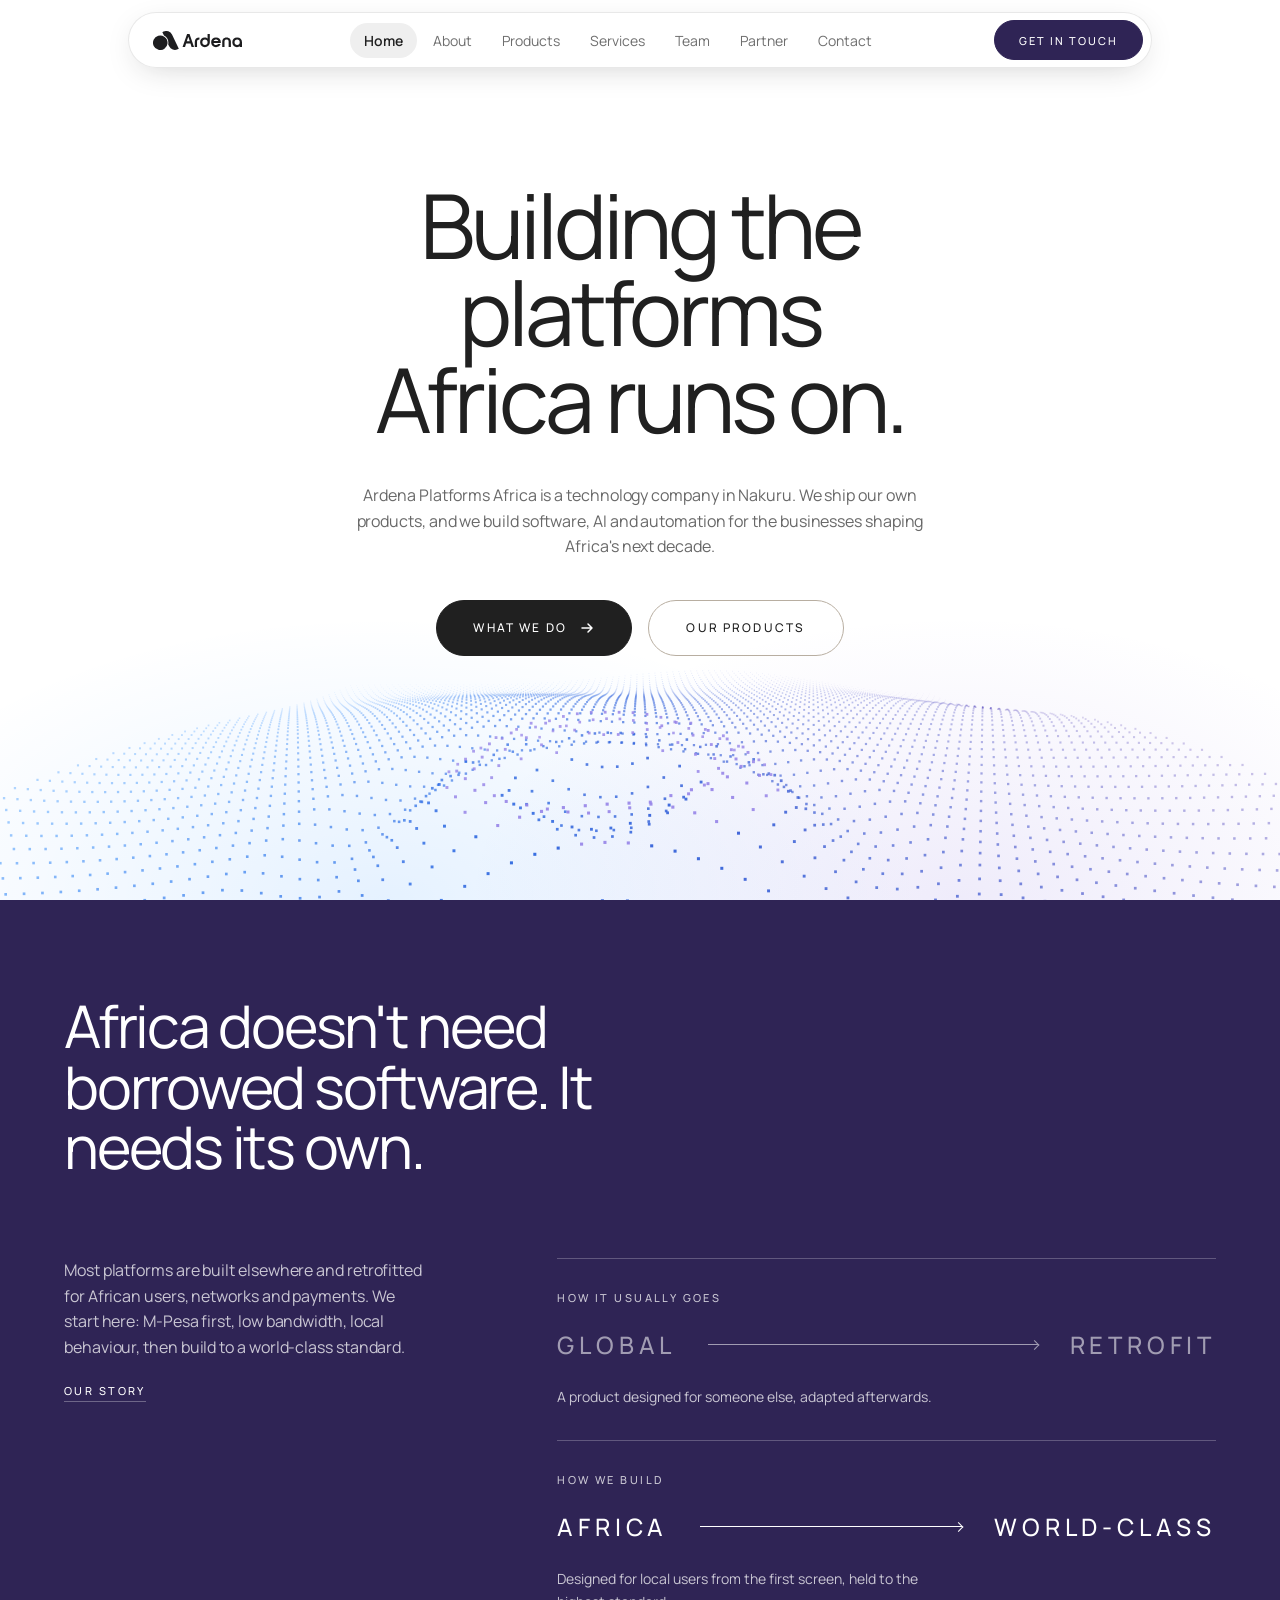
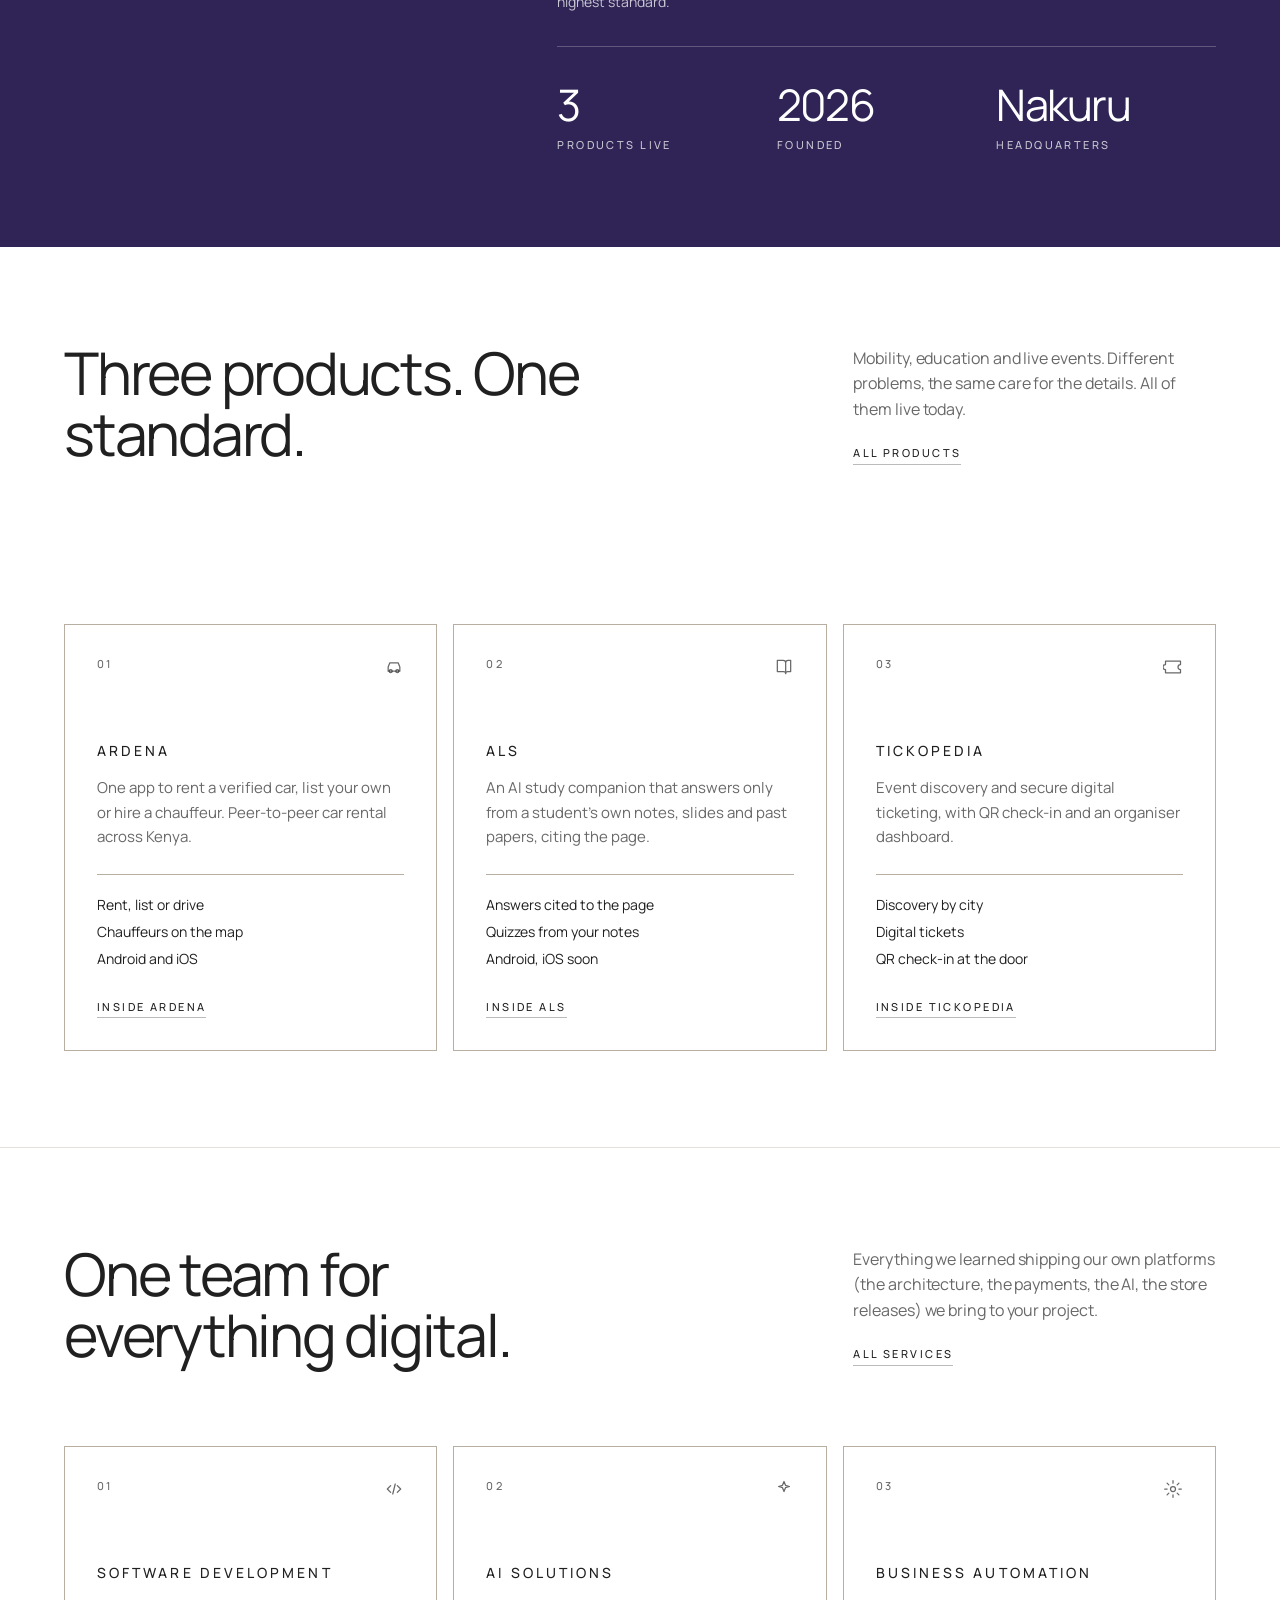
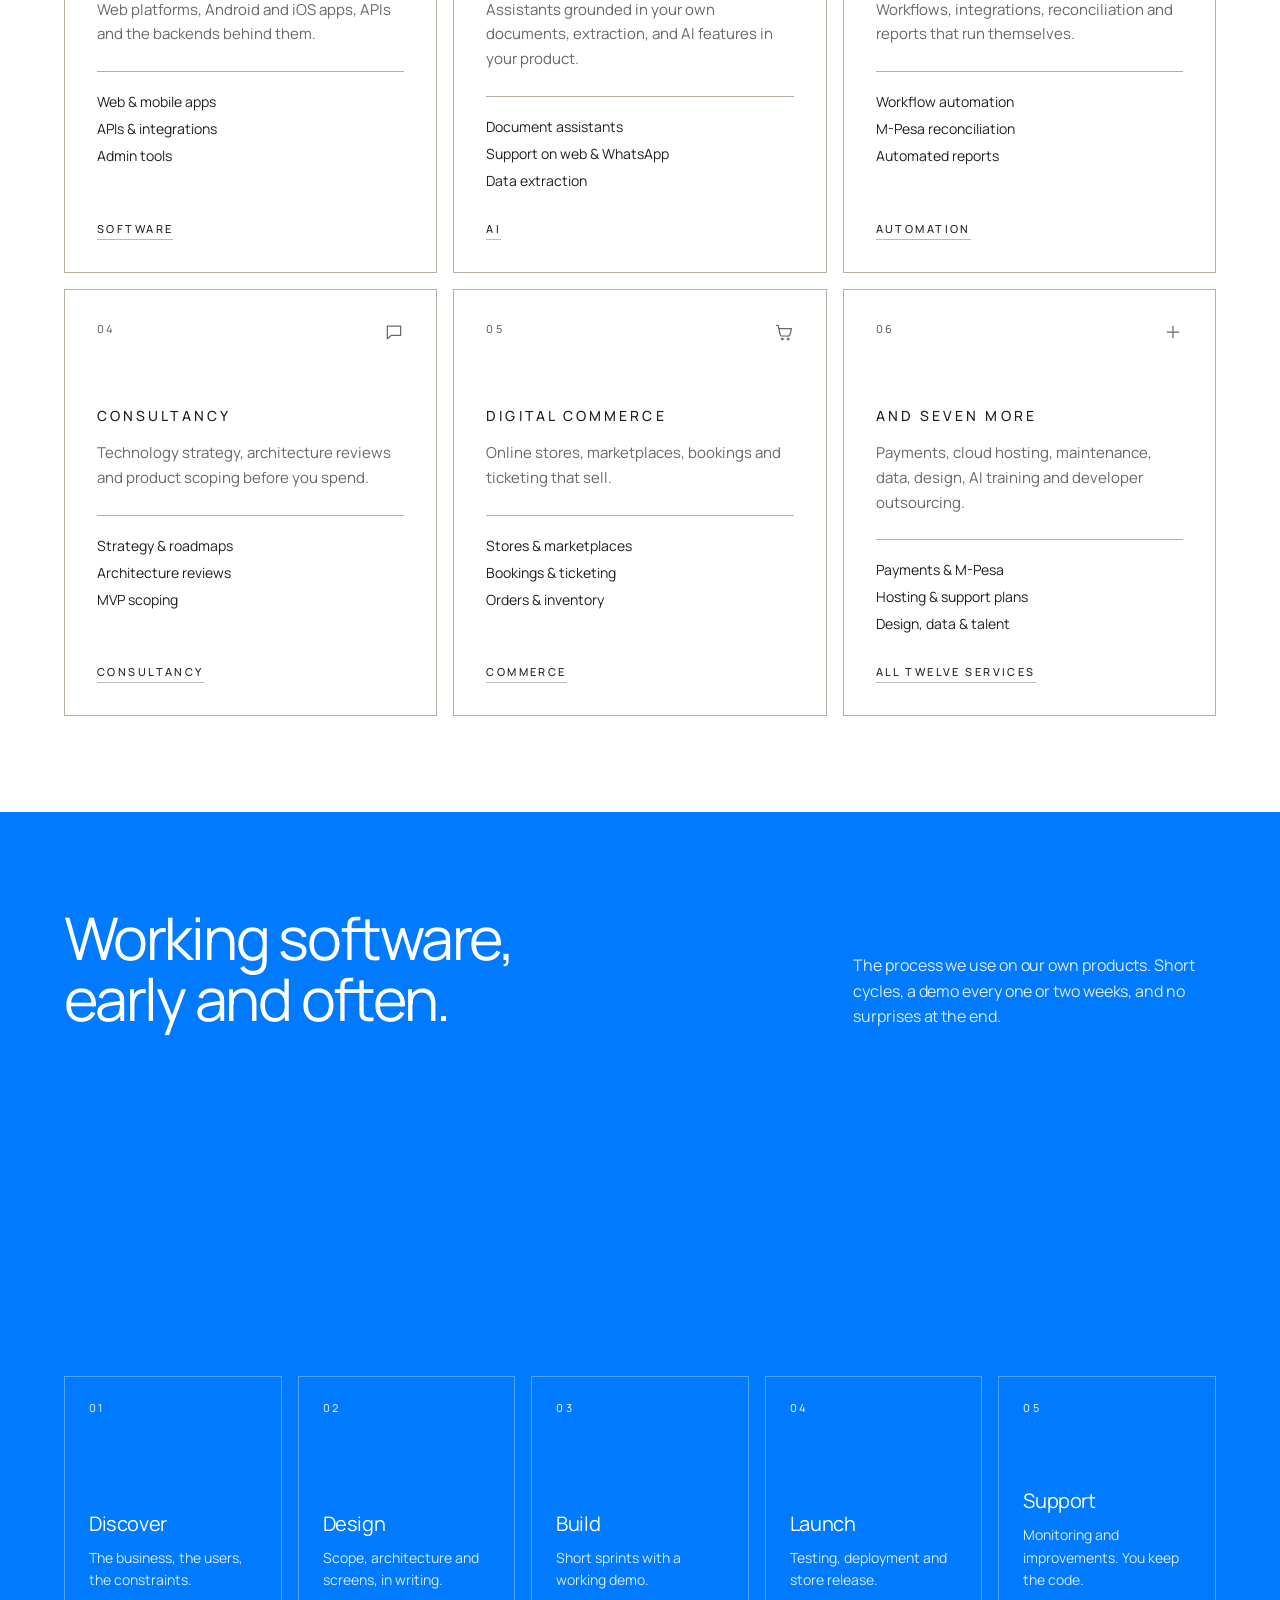
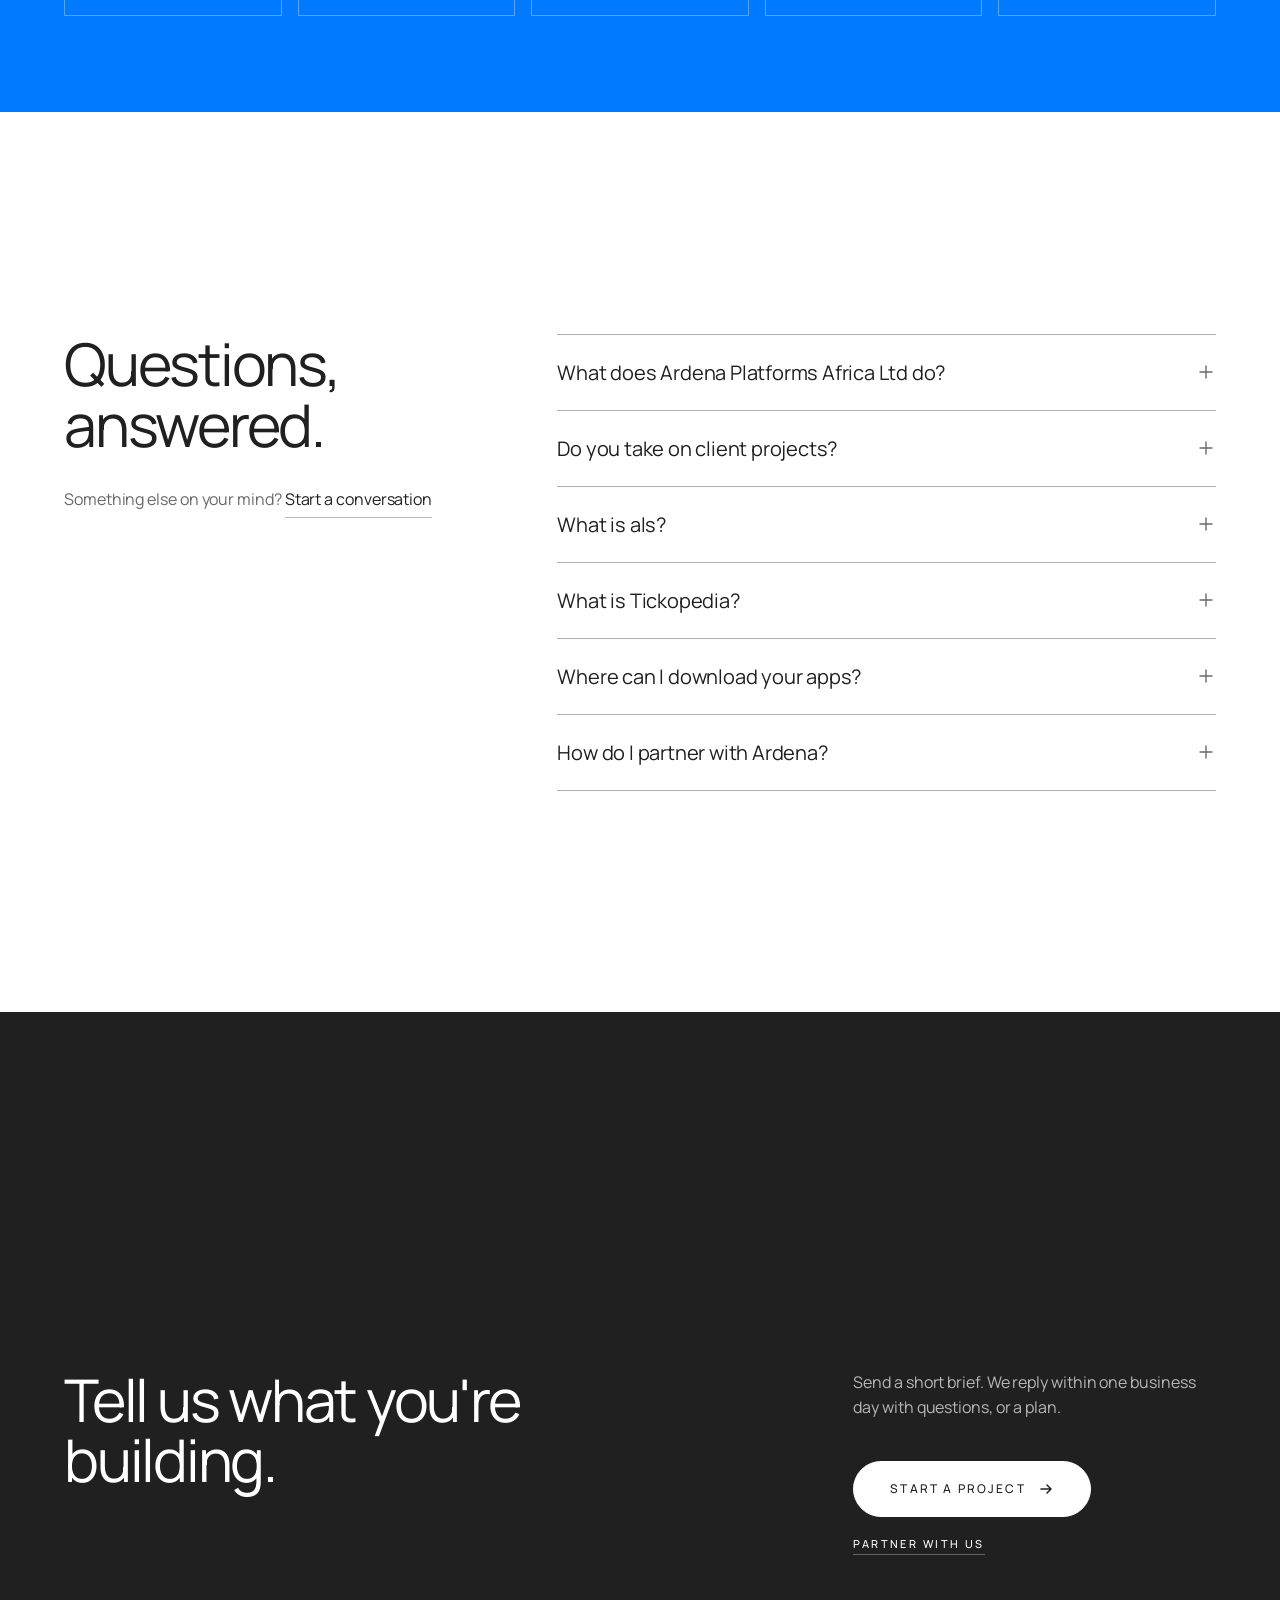
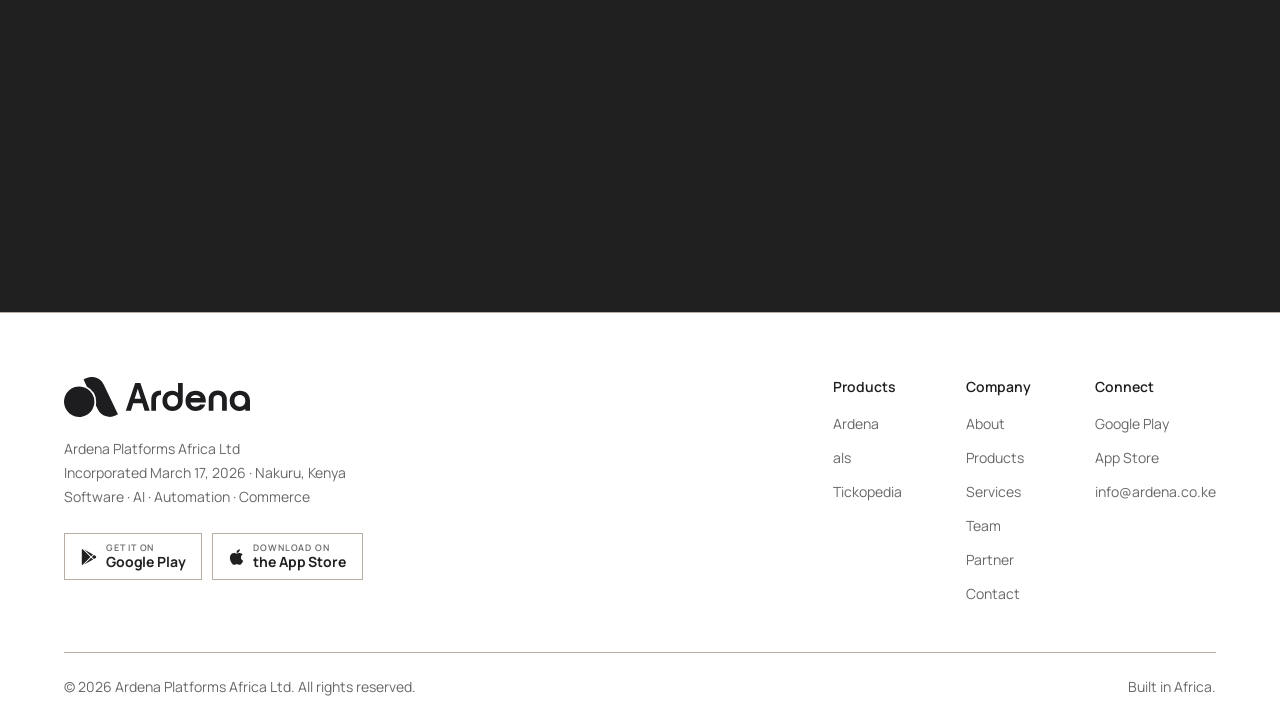
<file: index.html>
<!DOCTYPE html>
<html lang="en">
<head>
  <meta charset="UTF-8" />
  <meta name="viewport" content="width=device-width, initial-scale=1.0" />

  <title>Ardena Platforms Africa Ltd | Technology Company in Nakuru, Kenya</title>
  <meta name="description" content="Ardena Platforms Africa Ltd is a Nakuru technology company. We ship our own products (Ardena, als and Tickopedia) and deliver software development, AI solutions, business automation, consultancy and digital commerce for businesses across Africa." />
  <link rel="canonical" href="https://corp.ardena.co.ke/" />
  <meta name="robots" content="index, follow, max-image-preview:large, max-snippet:-1" />
  <meta name="author" content="Ardena Platforms Africa Ltd" />
  <meta name="theme-color" content="#007AFF" />

  <meta property="og:type" content="website" />
  <meta property="og:site_name" content="Ardena Platforms Africa Ltd" />
  <meta property="og:title" content="Ardena Platforms Africa Ltd | Technology Company in Nakuru, Kenya" />
  <meta property="og:description" content="We build and ship our own products (Ardena, als and Tickopedia) and build web and mobile software for businesses across Africa." />
  <meta property="og:url" content="https://corp.ardena.co.ke/" />
  <meta property="og:locale" content="en_KE" />
  <meta name="twitter:card" content="summary_large_image" />
  <meta name="twitter:title" content="Ardena Platforms Africa Ltd" />
  <meta name="twitter:description" content="A Nakuru software company building products and shipping software for businesses across Africa." />

  <link rel="icon" href="/favicon.ico" sizes="any" />
  <link rel="icon" href="/assets/favicon-32.png" type="image/png" sizes="32x32" />
  <link rel="icon" href="/assets/favicon-96.png" type="image/png" sizes="96x96" />
  <link rel="apple-touch-icon" href="/assets/apple-touch-icon.png" />
  <link rel="preconnect" href="https://fonts.googleapis.com" />
  <link rel="preconnect" href="https://fonts.gstatic.com" crossorigin />
  <link href="https://fonts.googleapis.com/css2?family=DM+Serif+Display:ital@0;1&family=Manrope:wght@300..800&display=swap" rel="stylesheet" />
  <link rel="stylesheet" href="styles.css" />

  <script type="application/ld+json">
  {
    "@context": "https://schema.org",
    "@type": "Organization",
    "@id": "https://corp.ardena.co.ke/#organization",
    "name": "Ardena Platforms Africa Ltd",
    "alternateName": "Ardena Platforms",
    "url": "https://corp.ardena.co.ke/",
    "logo": "https://corp.ardena.co.ke/assets/icon-512.png",
    "foundingDate": "2026-03-17",
    "description": "Nakuru-based software and product company building web and mobile platforms for Africa.",
    "address": {
      "@type": "PostalAddress",
      "addressLocality": "Nakuru",
      "addressCountry": "KE"
    },
    "email": "info@ardena.co.ke",
    "sameAs": [
      "https://ardena.co.ke",
      "https://als.ardena.co.ke",
      "https://tickopedia.com",
      "https://play.google.com/store/apps/dev?id=6656048407762494190",
      "https://apps.apple.com/ke/developer/ardena-platforms-africa-ltd/id6771888695"
    ]
  }
  </script>
</head>
<body>

  <!-- NAV -->
  <header class="nav-wrapper" id="nav">
    <nav class="nav container">
      <a href="/" class="nav-logo" aria-label="Ardena Platforms Africa Ltd, home">
        <img src="assets/ardena.svg" alt="Ardena Platforms Africa Ltd" width="98" height="21" />
      </a>
      <div class="nav-center">
        <a href="/" class="active">Home</a>
        <a href="/about">About</a>
        <a href="/products">Products</a>
        <a href="/services">Services</a>
        <a href="/team">Team</a>
        <a href="/partner">Partner</a>
        <a href="/contact">Contact</a>
      </div>
      <div class="nav-right">
        <a href="/contact" class="btn btn-blue">Get in touch</a>
      </div>
      <button class="nav-toggle" id="navToggle" aria-label="Menu" aria-expanded="false" aria-controls="navDrawer">
        <span></span><span></span><span></span>
      </button>
    </nav>
  </header>

  <div class="nav-drawer" id="navDrawer">
    <a href="/" class="active">Home</a>
    <a href="/about">About</a>
    <a href="/products">Products</a>
    <a href="/services">Services</a>
    <a href="/team">Team</a>
    <a href="/partner">Partner</a>
    <a href="/contact">Contact</a>
    <a href="/contact" class="btn btn-blue btn-full" style="margin-top:12px;">Get in touch</a>
  </div>

  <!-- HERO, centred, over the dot terrain (script.js) -->
  <section class="hero-c" aria-labelledby="hero-title">
    <div class="hero-c-field" aria-hidden="true"><canvas id="heroField"></canvas></div>
    <div class="wrap hero-c-inner">
      <h1 id="hero-title" class="type-display hero-anim" aria-label="Building the platforms Africa runs on.">
        <span aria-hidden="true" class="line">Building the</span>
        <span aria-hidden="true" class="line"><span class="swap" id="heroWord" data-words="platforms,software,AI,automation,commerce">platforms</span></span>
        <span aria-hidden="true" class="line">Africa runs on.</span>
      </h1>
      <p class="type-lede muted hero-anim" style="animation-delay:.15s">
        Ardena Platforms Africa is a technology company in Nakuru. We ship our own
        products, and we build software, AI and automation for the businesses
        shaping Africa's next decade.
      </p>
      <div class="hero-c-actions hero-anim" style="animation-delay:.3s">
        <a href="/services" class="btn btn-dark">What we do <svg width="16" height="16" viewBox="0 0 16 16" fill="none" aria-hidden="true"><path d="M3 8h10M9 4l4 4-4 4" stroke="currentColor" stroke-width="1.5" stroke-linecap="round" stroke-linejoin="round"/></svg></a>
        <a href="/products" class="btn btn-outline">Our products</a>
      </div>
    </div>
  </section>

  <!-- SHIFT -->
  <section class="chapter tone-purple" id="about" aria-labelledby="about-title">
    <div class="wrap">
      <h2 id="about-title" class="type-statement mw-18" data-anim="up">Africa doesn't need borrowed software. It needs its own.</h2>
      <div class="grid12 push">
        <div class="c-4" data-anim="up">
          <p class="type-lede muted">
            Most platforms are built elsewhere and retrofitted for African users,
            networks and payments. We start here: M-Pesa first, low bandwidth,
            local behaviour, then build to a world-class standard.
          </p>
          <a href="/about" class="text-link type-label" style="margin-top:24px">Our story</a>
        </div>
        <div class="c-7 start-6" data-anim="up" style="--delay:120ms;border-top:1px solid var(--tone-line)">
          <div class="relation">
            <p class="type-label muted">How it usually goes</p>
            <p class="relation-line dim"><span>Global</span><span class="arrow-line"></span><span>Retrofit</span></p>
            <p class="muted">A product designed for someone else, adapted afterwards.</p>
          </div>
          <div class="relation">
            <p class="type-label muted">How we build</p>
            <p class="relation-line"><span>Africa</span><span class="arrow-line"></span><span>World-class</span></p>
            <p class="muted">Designed for local users from the first screen, held to the highest standard.</p>
          </div>
          <div class="stats" style="border-top:none;margin-top:8px">
            <div><strong>3</strong><span class="type-label muted">Products live</span></div>
            <div><strong>2026</strong><span class="type-label muted">Founded</span></div>
            <div><strong>Nakuru</strong><span class="type-label muted">Headquarters</span></div>
          </div>
        </div>
      </div>
    </div>
  </section>

  <!-- PRODUCTS -->
  <section class="chapter tone-white" id="products" aria-labelledby="products-title">
    <div class="wrap">
      <div class="grid12">
        <h2 id="products-title" class="type-statement mw-16 c-7" data-anim="up">Three products. One standard.</h2>
        <div class="c-4 start-9 self-end" data-anim="up" style="--delay:120ms">
          <p class="type-lede muted">Mobility, education and live events. Different problems, the same care for the details. All of them live today.</p>
          <a href="/products" class="text-link type-label" style="margin-top:24px">All products</a>
        </div>
      </div>
      <ul class="cards-3 push" style="list-style:none">
          <li class="card">
            <div class="card-top"><span class="type-label">01</span><svg width="20" height="20" viewBox="0 0 24 24" fill="none" stroke="currentColor" stroke-width="1.5" stroke-linecap="round" stroke-linejoin="round" aria-hidden="true"><path d="M5 17h14v-5l-2-5H7l-2 5z"/><circle cx="8" cy="17" r="1.8"/><circle cx="16" cy="17" r="1.8"/></svg></div>
            <h3 class="card-title">Ardena</h3>
            <p class="card-body">One app to rent a verified car, list your own or hire a chauffeur. Peer-to-peer car rental across Kenya.</p>
            <ul class="card-points"><li>Rent, list or drive</li><li>Chauffeurs on the map</li><li>Android and iOS</li></ul>
            <a href="/products#ardena" class="text-link type-label">Inside Ardena</a>
          </li>          <li class="card">
            <div class="card-top"><span class="type-label">02</span><svg width="20" height="20" viewBox="0 0 24 24" fill="none" stroke="currentColor" stroke-width="1.5" stroke-linecap="round" stroke-linejoin="round" aria-hidden="true"><path d="M4 4h7a3 3 0 0 1 3 3v13a2.5 2.5 0 0 0-2.5-2.5H4zM20 4h-3a3 3 0 0 0-3 3v13a2.5 2.5 0 0 1 2.5-2.5H20z"/></svg></div>
            <h3 class="card-title">als</h3>
            <p class="card-body">An AI study companion that answers only from a student's own notes, slides and past papers, citing the page.</p>
            <ul class="card-points"><li>Answers cited to the page</li><li>Quizzes from your notes</li><li>Android, iOS soon</li></ul>
            <a href="/products#als" class="text-link type-label">Inside als</a>
          </li>          <li class="card">
            <div class="card-top"><span class="type-label">03</span><svg width="20" height="20" viewBox="0 0 24 24" fill="none" stroke="currentColor" stroke-width="1.5" stroke-linecap="round" stroke-linejoin="round" aria-hidden="true"><path d="M3 9a2 2 0 0 0 0 6v4h18v-4a2 2 0 0 1 0-6V5H3z"/></svg></div>
            <h3 class="card-title">Tickopedia</h3>
            <p class="card-body">Event discovery and secure digital ticketing, with QR check-in and an organiser dashboard.</p>
            <ul class="card-points"><li>Discovery by city</li><li>Digital tickets</li><li>QR check-in at the door</li></ul>
            <a href="/products#tickopedia" class="text-link type-label">Inside Tickopedia</a>
          </li>
      </ul>
    </div>
  </section>

  <!-- SERVICES -->
  <section class="chapter tone-white" id="services" aria-labelledby="services-title">
    <div class="wrap">
      <div class="grid12">
        <h2 id="services-title" class="type-statement mw-16 c-7" data-anim="up">One team for everything digital.</h2>
        <div class="c-4 start-9 self-end" data-anim="up" style="--delay:120ms">
          <p class="type-lede muted">Everything we learned shipping our own platforms (the architecture, the payments, the AI, the store releases) we bring to your project.</p>
          <a href="/services" class="text-link type-label" style="margin-top:24px">All services</a>
        </div>
      </div>
      <ul class="cards-3 push" style="list-style:none">
          <li class="card">
            <div class="card-top"><span class="type-label">01</span><svg width="20" height="20" viewBox="0 0 24 24" fill="none" stroke="currentColor" stroke-width="1.5" stroke-linecap="round" stroke-linejoin="round" aria-hidden="true"><path d="M8 8l-4 4 4 4M16 8l4 4-4 4M13.5 6l-3 12"/></svg></div>
            <h3 class="card-title">Software development</h3>
            <p class="card-body">Web platforms, Android and iOS apps, APIs and the backends behind them.</p>
            <ul class="card-points"><li>Web &amp; mobile apps</li><li>APIs &amp; integrations</li><li>Admin tools</li></ul>
            <a href="/services#software" class="text-link type-label">Software</a>
          </li>          <li class="card">
            <div class="card-top"><span class="type-label">02</span><svg width="20" height="20" viewBox="0 0 24 24" fill="none" stroke="currentColor" stroke-width="1.5" stroke-linecap="round" stroke-linejoin="round" aria-hidden="true"><path d="M12 3l1.8 4.6L18.5 9l-4.7 1.4L12 15l-1.8-4.6L5.5 9l4.7-1.4z"/></svg></div>
            <h3 class="card-title">AI solutions</h3>
            <p class="card-body">Assistants grounded in your own documents, extraction, and AI features in your product.</p>
            <ul class="card-points"><li>Document assistants</li><li>Support on web &amp; WhatsApp</li><li>Data extraction</li></ul>
            <a href="/services#ai" class="text-link type-label">AI</a>
          </li>          <li class="card">
            <div class="card-top"><span class="type-label">03</span><svg width="20" height="20" viewBox="0 0 24 24" fill="none" stroke="currentColor" stroke-width="1.5" stroke-linecap="round" stroke-linejoin="round" aria-hidden="true"><circle cx="12" cy="12" r="3"/><path d="M12 2v3M12 19v3M2 12h3M19 12h3M4.9 4.9l2.1 2.1M17 17l2.1 2.1M4.9 19.1L7 17M17 7l2.1-2.1"/></svg></div>
            <h3 class="card-title">Business automation</h3>
            <p class="card-body">Workflows, integrations, reconciliation and reports that run themselves.</p>
            <ul class="card-points"><li>Workflow automation</li><li>M-Pesa reconciliation</li><li>Automated reports</li></ul>
            <a href="/services#automation" class="text-link type-label">Automation</a>
          </li>          <li class="card">
            <div class="card-top"><span class="type-label">04</span><svg width="20" height="20" viewBox="0 0 24 24" fill="none" stroke="currentColor" stroke-width="1.5" stroke-linecap="round" stroke-linejoin="round" aria-hidden="true"><path d="M4 5h16v11H9l-5 4z"/></svg></div>
            <h3 class="card-title">Consultancy</h3>
            <p class="card-body">Technology strategy, architecture reviews and product scoping before you spend.</p>
            <ul class="card-points"><li>Strategy &amp; roadmaps</li><li>Architecture reviews</li><li>MVP scoping</li></ul>
            <a href="/services#consultancy" class="text-link type-label">Consultancy</a>
          </li>          <li class="card">
            <div class="card-top"><span class="type-label">05</span><svg width="20" height="20" viewBox="0 0 24 24" fill="none" stroke="currentColor" stroke-width="1.5" stroke-linecap="round" stroke-linejoin="round" aria-hidden="true"><path d="M3 4h2l2.4 11.2a2 2 0 0 0 2 1.6h7.7a2 2 0 0 0 2-1.5L21 8H6.2"/><circle cx="10" cy="20.5" r="1"/><circle cx="17" cy="20.5" r="1"/></svg></div>
            <h3 class="card-title">Digital commerce</h3>
            <p class="card-body">Online stores, marketplaces, bookings and ticketing that sell.</p>
            <ul class="card-points"><li>Stores &amp; marketplaces</li><li>Bookings &amp; ticketing</li><li>Orders &amp; inventory</li></ul>
            <a href="/services#commerce" class="text-link type-label">Commerce</a>
          </li>          <li class="card">
            <div class="card-top"><span class="type-label">06</span><svg width="20" height="20" viewBox="0 0 24 24" fill="none" stroke="currentColor" stroke-width="1.5" stroke-linecap="round" stroke-linejoin="round" aria-hidden="true"><path d="M12 5v14M5 12h14"/></svg></div>
            <h3 class="card-title">And seven more</h3>
            <p class="card-body">Payments, cloud hosting, maintenance, data, design, AI training and developer outsourcing.</p>
            <ul class="card-points"><li>Payments &amp; M-Pesa</li><li>Hosting &amp; support plans</li><li>Design, data &amp; talent</li></ul>
            <a href="/services" class="text-link type-label">All twelve services</a>
          </li>
      </ul>
    </div>
  </section>

  <!-- HOW WE WORK -->
  <section class="chapter tone-blue" id="process" aria-labelledby="process-title">
    <div class="wrap">
      <div class="grid12">
        <h2 id="process-title" class="type-statement mw-16 c-7" data-anim="up">Working software, early and often.</h2>
        <p class="type-lede muted c-4 start-9 self-end" data-anim="up" style="--delay:120ms">The process we use on our own products. Short cycles, a demo every one or two weeks, and no surprises at the end.</p>
      </div>
      <ol class="steps push" data-anim="up" style="--delay:160ms">
        <li><span class="type-label muted">01</span><h3>Discover</h3><p class="muted">The business, the users, the constraints.</p></li>
        <li><span class="type-label muted">02</span><h3>Design</h3><p class="muted">Scope, architecture and screens, in writing.</p></li>
        <li><span class="type-label muted">03</span><h3>Build</h3><p class="muted">Short sprints with a working demo.</p></li>
        <li><span class="type-label muted">04</span><h3>Launch</h3><p class="muted">Testing, deployment and store release.</p></li>
        <li><span class="type-label muted">05</span><h3>Support</h3><p class="muted">Monitoring and improvements. You keep the code.</p></li>
      </ol>
    </div>
  </section>

  <!-- FAQ -->
  <section class="chapter tone-white" id="faq" aria-labelledby="faq-title">
    <div class="wrap">
      <div class="grid12 my-auto">
        <div class="c-5" data-anim="up">
          <h2 id="faq-title" class="type-statement mw-10">Questions, answered.</h2>
          <p class="type-lede muted" style="margin-top:32px">Something else on your mind? <a href="/contact" class="text-link" style="color:var(--black)">Start a conversation</a></p>
        </div>
        <div class="c-7 faq-list" data-anim="up" style="--delay:120ms">
          <div class="faq-item">
            <button class="faq-q" aria-expanded="false"><span>What does Ardena Platforms Africa Ltd do?</span><svg class="faq-icon faq-plus" width="20" height="20" viewBox="0 0 20 20" fill="none" aria-hidden="true"><path d="M10 4v12M4 10h12" stroke="currentColor" stroke-width="1.4" stroke-linecap="round"/></svg></button>
            <div class="faq-a"><div class="faq-a-inner"><p>Two things. We build and run our own products (Ardena, als and Tickopedia) and we work with other businesses on software, AI, automation, commerce, payments, hosting and more. The company is registered in Kenya and based in Nakuru.</p></div></div>
          </div>
          <div class="faq-item">
            <button class="faq-q" aria-expanded="false"><span>Do you take on client projects?</span><svg class="faq-icon faq-plus" width="20" height="20" viewBox="0 0 20 20" fill="none" aria-hidden="true"><path d="M10 4v12M4 10h12" stroke="currentColor" stroke-width="1.4" stroke-linecap="round"/></svg></button>
            <div class="faq-a"><div class="faq-a-inner"><p>Yes. See <a href="/services">our services</a>, then send a short brief through the <a href="/contact">contact form</a>. We reply within one business day.</p></div></div>
          </div>
          <div class="faq-item">
            <button class="faq-q" aria-expanded="false"><span>What is als?</span><svg class="faq-icon faq-plus" width="20" height="20" viewBox="0 0 20 20" fill="none" aria-hidden="true"><path d="M10 4v12M4 10h12" stroke="currentColor" stroke-width="1.4" stroke-linecap="round"/></svg></button>
            <div class="faq-a"><div class="faq-a-inner"><p>An AI study companion that works only with a student's own coursework. It answers from uploaded notes, slides and past papers and cites the lecture and page. Coursework is never used to train models. More at <a href="https://als.ardena.co.ke" target="_blank" rel="noopener">als.ardena.co.ke</a>.</p></div></div>
          </div>
          <div class="faq-item">
            <button class="faq-q" aria-expanded="false"><span>What is Tickopedia?</span><svg class="faq-icon faq-plus" width="20" height="20" viewBox="0 0 20 20" fill="none" aria-hidden="true"><path d="M10 4v12M4 10h12" stroke="currentColor" stroke-width="1.4" stroke-linecap="round"/></svg></button>
            <div class="faq-a"><div class="faq-a-inner"><p>Our event discovery and ticketing platform. Attendees find events and buy secure digital tickets; organisers publish events, sell tickets and check people in by QR code. More at <a href="https://tickopedia.com" target="_blank" rel="noopener">tickopedia.com</a>.</p></div></div>
          </div>
          <div class="faq-item">
            <button class="faq-q" aria-expanded="false"><span>Where can I download your apps?</span><svg class="faq-icon faq-plus" width="20" height="20" viewBox="0 0 20 20" fill="none" aria-hidden="true"><path d="M10 4v12M4 10h12" stroke="currentColor" stroke-width="1.4" stroke-linecap="round"/></svg></button>
            <div class="faq-a"><div class="faq-a-inner"><p>On our <a href="https://play.google.com/store/apps/dev?id=6656048407762494190" target="_blank" rel="noopener">Google Play developer page</a> and our <a href="https://apps.apple.com/ke/developer/ardena-platforms-africa-ltd/id6771888695" target="_blank" rel="noopener">App Store developer page</a>.</p></div></div>
          </div>
          <div class="faq-item">
            <button class="faq-q" aria-expanded="false"><span>How do I partner with Ardena?</span><svg class="faq-icon faq-plus" width="20" height="20" viewBox="0 0 20 20" fill="none" aria-hidden="true"><path d="M10 4v12M4 10h12" stroke="currentColor" stroke-width="1.4" stroke-linecap="round"/></svg></button>
            <div class="faq-a"><div class="faq-a-inner"><p>We work with vehicle hosts and fleets, insurers, event organisers, schools and businesses. Head to the <a href="/partner">Partner page</a> and send an interest form.</p></div></div>
          </div>
        </div>
      </div>
    </div>
  </section>

  <!-- CLOSING -->
  <section class="chapter tone-charcoal" aria-labelledby="start-title">
    <div class="wrap">
      <div class="grid12 my-auto">
        <h2 id="start-title" class="type-statement mw-14 c-8" data-anim="up">Tell us what you're building.</h2>
        <div class="c-4 self-end" data-anim="up" style="--delay:120ms">
          <p class="type-lede muted">Send a short brief. We reply within one business day with questions, or a plan.</p>
          <div style="margin-top:40px;display:flex;flex-wrap:wrap;align-items:center;gap:20px 32px">
            <a href="/contact" class="btn btn-white">Start a project <svg width="16" height="16" viewBox="0 0 16 16" fill="none" aria-hidden="true"><path d="M3 8h10M9 4l4 4-4 4" stroke="currentColor" stroke-width="1.5" stroke-linecap="round" stroke-linejoin="round"/></svg></a>
            <a href="/partner" class="text-link type-label">Partner with us</a>
          </div>
        </div>
      </div>
    </div>
  </section>

  <!-- FOOTER -->
  <footer class="footer">
    <div class="container">
      <div class="footer-main">
        <div>
          <div class="footer-logo-wrap">
            <a href="/"><img src="assets/ardena.svg" alt="Ardena Platforms Africa Ltd" class="footer-logo" /></a>
          </div>
          <p class="footer-tagline">
            Ardena Platforms Africa Ltd<br />
            Incorporated March 17, 2026 &middot; Nakuru, Kenya<br />
            Software &middot; AI &middot; Automation &middot; Commerce
          </p>
          <div class="store-badges" style="margin-top:24px;">
            <a href="https://play.google.com/store/apps/dev?id=6656048407762494190" target="_blank" rel="noopener" class="store-badge store-badge-invert">
              <svg width="16" height="18" viewBox="0 0 512 512" fill="currentColor" aria-hidden="true"><path d="M325.3 234.3 104.6 13l280.8 161.2-60.1 60.1zM47 0C34 6.8 25.3 19.2 25.3 35.3v441.3c0 16.1 8.7 28.5 21.7 35.3l256.6-256L47 0zm425.2 225.6-58.9-34.1-65.7 65.5 65.7 65.5 60.1-34.1c18-14.3 18-46.5-1.2-62.8zM104.6 499l280.8-161.2-60.1-60.1L104.6 499z"/></svg>
              <span class="store-badge-txt">
                <span class="store-badge-sm">Get it on</span>
                <span class="store-badge-lg">Google Play</span>
              </span>
            </a>
            <a href="https://apps.apple.com/ke/developer/ardena-platforms-africa-ltd/id6771888695" target="_blank" rel="noopener" class="store-badge store-badge-invert">
              <svg width="15" height="18" viewBox="0 0 384 512" fill="currentColor" aria-hidden="true"><path d="M318.7 268.7c-.2-36.7 16.4-64.4 50-84.8-18.8-26.9-47.2-41.7-84.7-44.6-35.5-2.8-74.3 20.7-88.5 20.7-15 0-49.4-19.7-76.4-19.7C63.3 141.2 4 184.8 4 273.5q0 39.3 14.4 81.2c12.8 36.7 59 126.7 107.2 125.2 25.2-.6 43-17.9 75.8-17.9 31.8 0 48.3 17.9 76.4 17.9 48.6-.7 90.4-82.5 102.6-119.3-65.2-30.7-61.7-90-61.7-91.9zm-56.6-164.2c27.3-32.4 24.8-61.9 24-72.5-24.1 1.4-52 16.4-67.9 34.9-17.5 19.8-27.8 44.3-25.6 71.9 26.1 2 49.9-11.4 69.5-34.3z"/></svg>
              <span class="store-badge-txt">
                <span class="store-badge-sm">Download on</span>
                <span class="store-badge-lg">the App Store</span>
              </span>
            </a>
          </div>
        </div>
        <div class="footer-cols">
          <div class="footer-col">
            <h5>Products</h5>
            <ul>
              <li><a href="https://ardena.co.ke" target="_blank" rel="noopener">Ardena</a></li>
              <li><a href="https://als.ardena.co.ke" target="_blank" rel="noopener">als</a></li>
              <li><a href="https://tickopedia.com" target="_blank" rel="noopener">Tickopedia</a></li>
            </ul>
          </div>
          <div class="footer-col">
            <h5>Company</h5>
            <ul>
              <li><a href="/about">About</a></li>
              <li><a href="/products">Products</a></li>
              <li><a href="/services">Services</a></li>
              <li><a href="/team">Team</a></li>
              <li><a href="/partner">Partner</a></li>
              <li><a href="/contact">Contact</a></li>
            </ul>
          </div>
          <div class="footer-col">
            <h5>Connect</h5>
            <ul>
              <li><a href="https://play.google.com/store/apps/dev?id=6656048407762494190" target="_blank" rel="noopener">Google Play</a></li>
              <li><a href="https://apps.apple.com/ke/developer/ardena-platforms-africa-ltd/id6771888695" target="_blank" rel="noopener">App Store</a></li>
              <li><a href="mailto:info@ardena.co.ke">info@ardena.co.ke</a></li>
            </ul>
          </div>
        </div>
      </div>
      <div class="footer-bottom">
        <span>&copy; 2026 Ardena Platforms Africa Ltd. All rights reserved.</span>
        <span>Built in Africa.</span>
      </div>
    </div>
  </footer>

  <script src="script.js"></script>
</body>
</html>
</file>
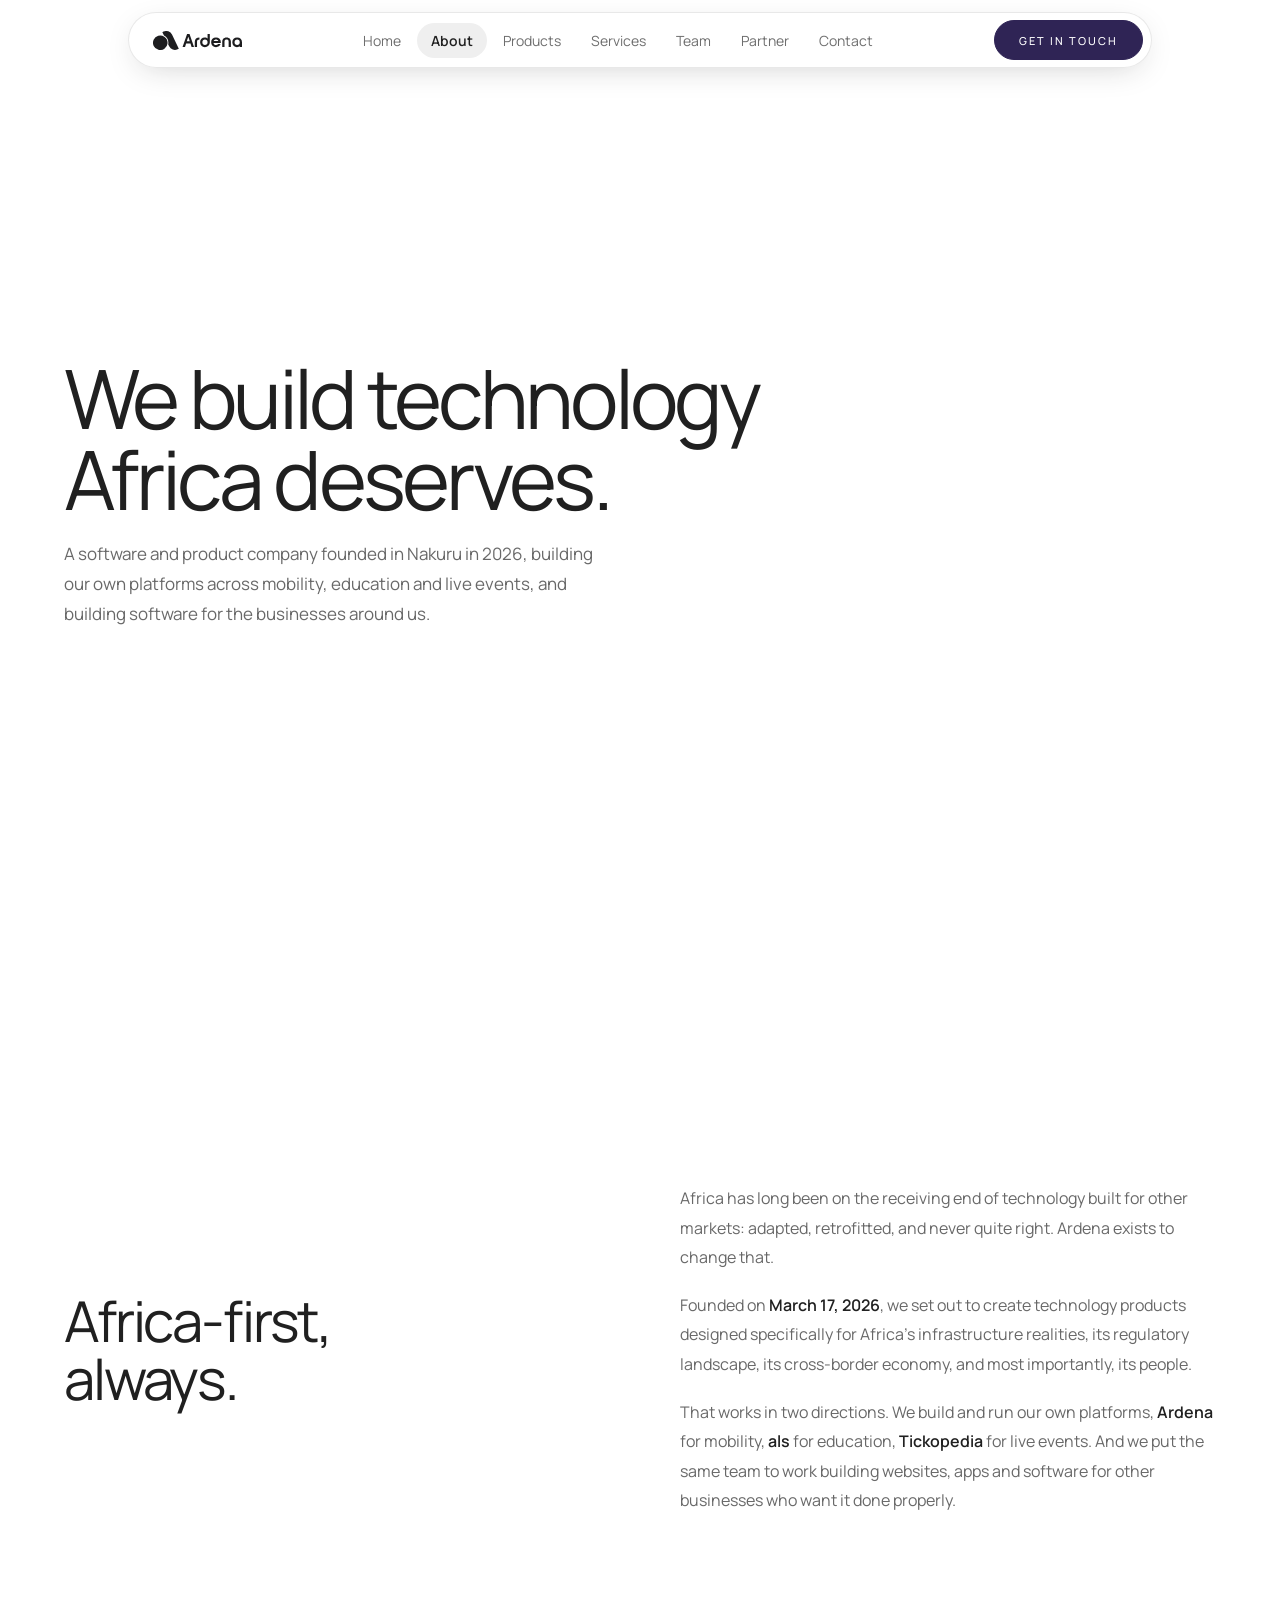
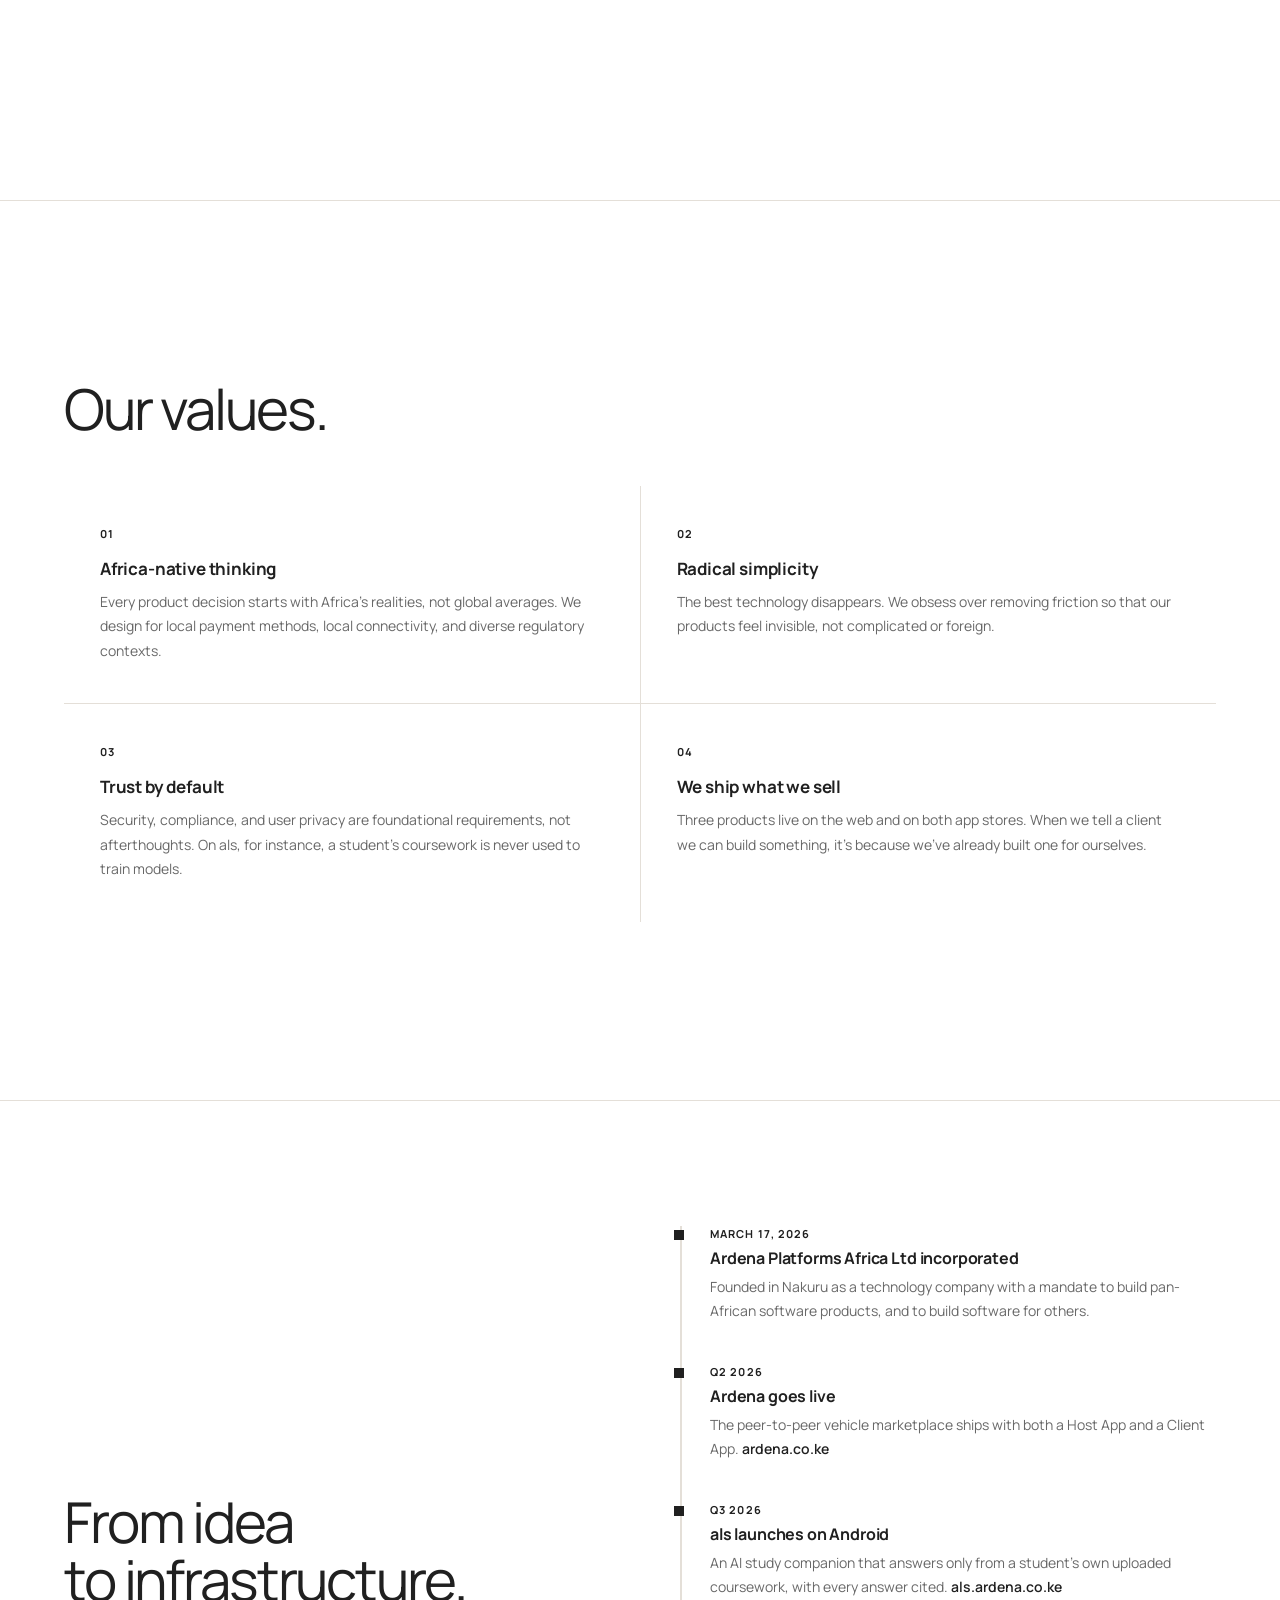
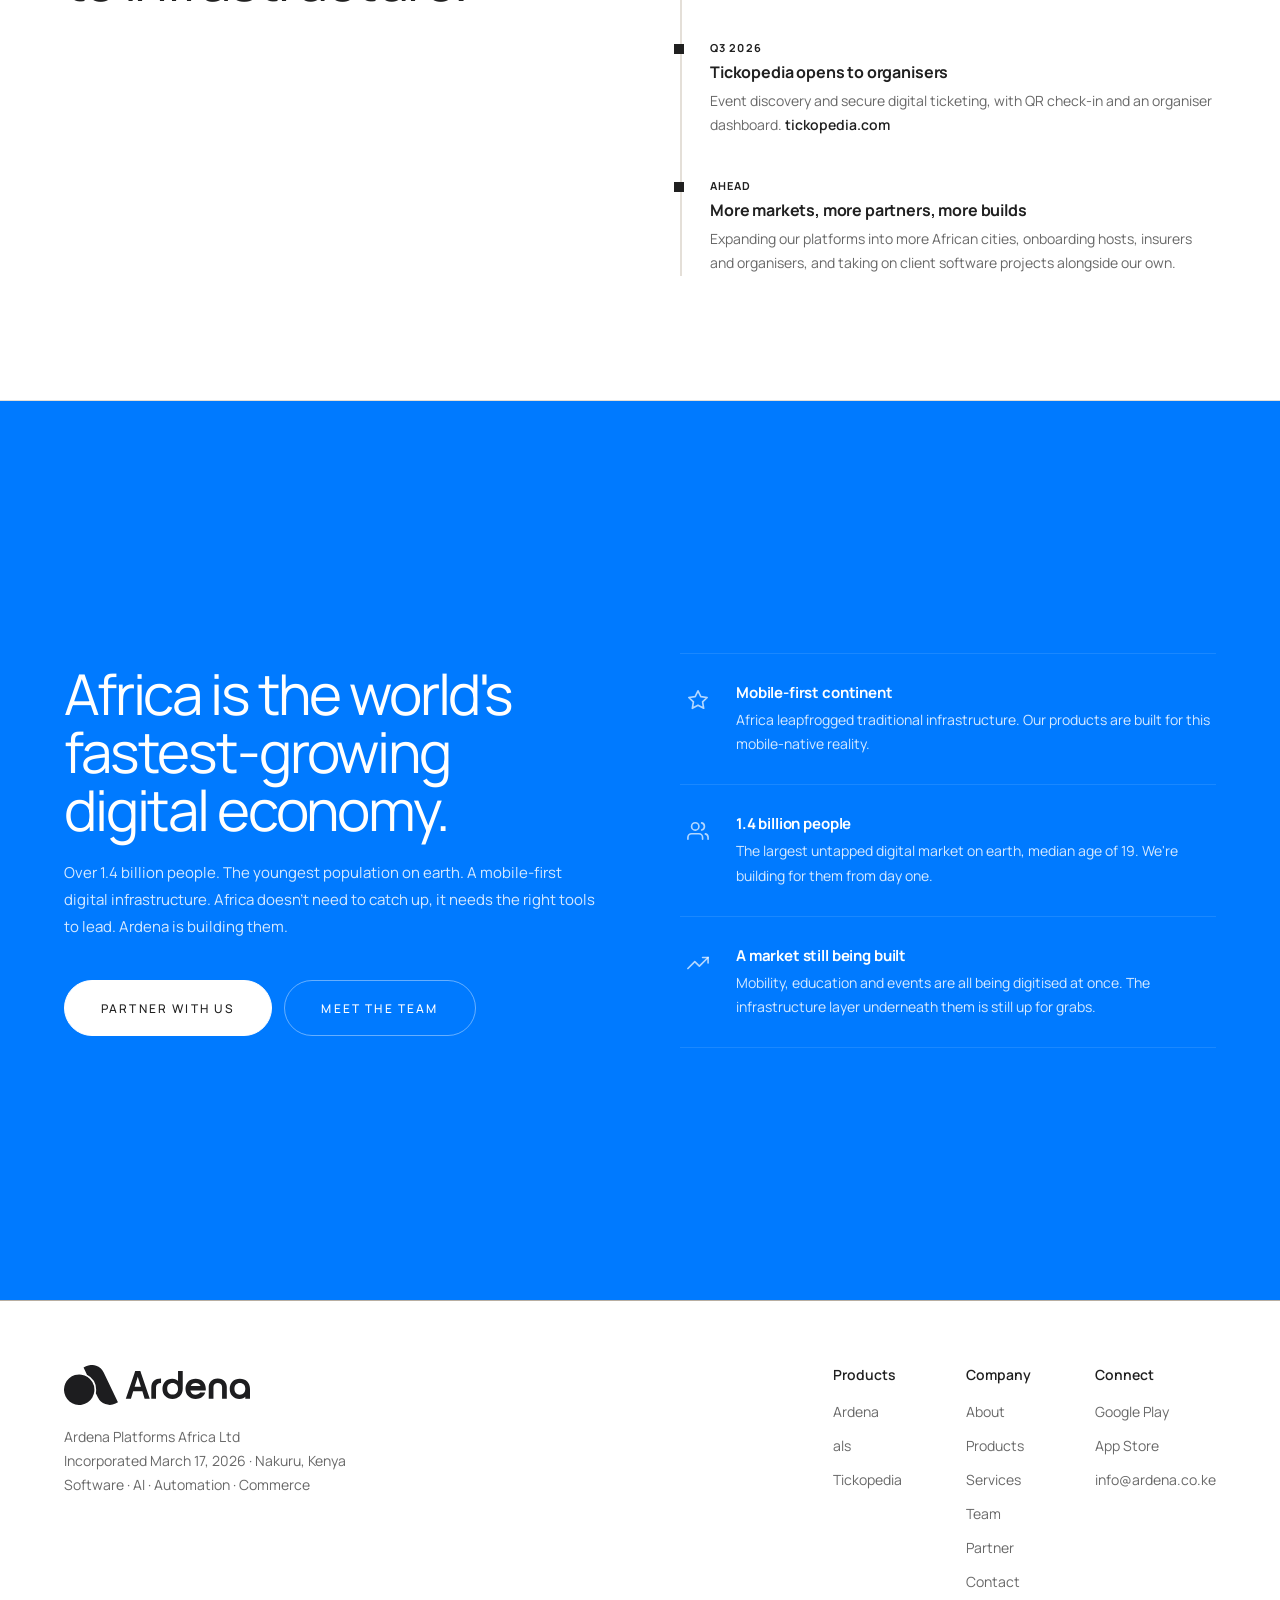
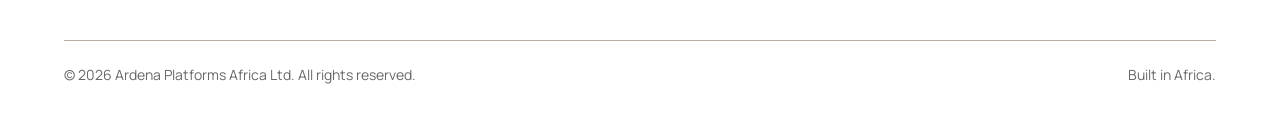
<file: about.html>
<!DOCTYPE html>
<html lang="en">
<head>
  <meta charset="UTF-8" />
  <meta name="viewport" content="width=device-width, initial-scale=1.0" />

  <title>About | Ardena Platforms Africa Ltd</title>
  <meta name="description" content="Ardena Platforms Africa Ltd is a software and product company incorporated in Kenya on 17 March 2026. We build Ardena, als and Tickopedia, and software for businesses across Africa." />
  <link rel="canonical" href="https://corp.ardena.co.ke/about" />
  <meta name="robots" content="index, follow, max-image-preview:large, max-snippet:-1" />
  <meta name="theme-color" content="#007AFF" />

  <meta property="og:type" content="website" />
  <meta property="og:site_name" content="Ardena Platforms Africa Ltd" />
  <meta property="og:title" content="About | Ardena Platforms Africa Ltd" />
  <meta property="og:description" content="A Nakuru software and product company building Ardena, als and Tickopedia, and software for businesses across Africa." />
  <meta property="og:url" content="https://corp.ardena.co.ke/about" />
  <meta property="og:locale" content="en_KE" />
  <meta name="twitter:card" content="summary_large_image" />

  <link rel="icon" href="/favicon.ico" sizes="any" />
  <link rel="icon" href="/assets/favicon-32.png" type="image/png" sizes="32x32" />
  <link rel="icon" href="/assets/favicon-96.png" type="image/png" sizes="96x96" />
  <link rel="apple-touch-icon" href="/assets/apple-touch-icon.png" />
  <link rel="preconnect" href="https://fonts.googleapis.com" />
  <link rel="preconnect" href="https://fonts.gstatic.com" crossorigin />
  <link href="https://fonts.googleapis.com/css2?family=DM+Serif+Display:ital@0;1&family=Manrope:wght@300..800&display=swap" rel="stylesheet" />
  <link rel="stylesheet" href="styles.css" />
</head>
<body>

  <header class="nav-wrapper" id="nav">
    <nav class="nav container">
      <a href="/" class="nav-logo" aria-label="Ardena Platforms Africa Ltd, home">
        <img src="assets/ardena.svg" alt="Ardena Platforms Africa Ltd" width="98" height="21" />
      </a>
      <div class="nav-center">
        <a href="/">Home</a>
        <a href="/about" class="active">About</a>
        <a href="/products">Products</a>
        <a href="/services">Services</a>
        <a href="/team">Team</a>
        <a href="/partner">Partner</a>
        <a href="/contact">Contact</a>
      </div>
      <div class="nav-right">
        <a href="/contact" class="btn btn-blue">Get in touch</a>
      </div>
      <button class="nav-toggle" id="navToggle" aria-label="Menu" aria-expanded="false" aria-controls="navDrawer">
        <span></span><span></span><span></span>
      </button>
    </nav>
  </header>
  <div class="nav-drawer" id="navDrawer">
    <a href="/">Home</a>
    <a href="/about" class="active">About</a>
    <a href="/products">Products</a>
    <a href="/services">Services</a>
    <a href="/team">Team</a>
    <a href="/partner">Partner</a>
    <a href="/contact">Contact</a>
    <a href="/contact" class="btn btn-blue btn-full" style="margin-top:12px;">Get in touch</a>
  </div>

  <!-- ① PAGE HERO -->
  <section class="page-hero bg-grey">
    <div class="container">
      <h1 class="heading-xl page-hero-heading hero-anim" style="animation-delay:.1s">
        We build technology<br />Africa deserves.
      </h1>
      <p class="body-lg page-hero-sub hero-anim" style="animation-delay:.24s">
        A software and product company founded in Nakuru in 2026, building our
        own platforms across mobility, education and live events, and building
        software for the businesses around us.
      </p>
    </div>
  </section>

  <!-- ② MISSION -->
  <section class="vp-section bg-white">
    <div class="container">
      <div class="about-grid">
        <div>
          <h2 class="heading-lg" data-anim="left">Africa-first,<br />always.</h2>
        </div>
        <div class="about-body" data-anim="right">
          <p>
            Africa has long been on the receiving end of technology built for other
            markets: adapted, retrofitted, and never quite right. Ardena exists to
            change that.
          </p>
          <p>
            Founded on <strong>March 17, 2026</strong>, we set out to create
            technology products designed specifically for Africa's infrastructure
            realities, its regulatory landscape, its cross-border economy, and
            most importantly, its people.
          </p>
          <p>
            That works in two directions. We build and run our own platforms, <strong>Ardena</strong> for mobility, <strong>als</strong> for
            education, <strong>Tickopedia</strong> for live events. And we put the
            same team to work building websites, apps and software for other
            businesses who want it done properly.
          </p>
        </div>
      </div>
    </div>
  </section>

  <!-- ③ VALUES -->
  <section class="vp-section bg-grey">
    <div class="container">
      <h2 class="heading-lg" data-anim="up">Our values.</h2>
      <div class="values-grid" data-anim="up" style="--delay:160ms">
        <div class="value-card">
          <div class="value-num">01</div>
          <h4>Africa-native thinking</h4>
          <p>Every product decision starts with Africa's realities, not global averages. We design for local payment methods, local connectivity, and diverse regulatory contexts.</p>
        </div>
        <div class="value-card">
          <div class="value-num">02</div>
          <h4>Radical simplicity</h4>
          <p>The best technology disappears. We obsess over removing friction so that our products feel invisible, not complicated or foreign.</p>
        </div>
        <div class="value-card">
          <div class="value-num">03</div>
          <h4>Trust by default</h4>
          <p>Security, compliance, and user privacy are foundational requirements, not afterthoughts. On als, for instance, a student's coursework is never used to train models.</p>
        </div>
        <div class="value-card">
          <div class="value-num">04</div>
          <h4>We ship what we sell</h4>
          <p>Three products live on the web and on both app stores. When we tell a client we can build something, it's because we've already built one for ourselves.</p>
        </div>
      </div>
    </div>
  </section>

  <!-- ④ STORY / TIMELINE -->
  <section class="vp-section bg-white">
    <div class="container">
      <div class="about-grid">
        <div>
          <h2 class="heading-lg" data-anim="left">From idea<br />to infrastructure.</h2>
        </div>
        <div class="timeline" data-anim="right">
          <div class="timeline-item">
            <div class="timeline-dot"></div>
            <div class="timeline-date">March 17, 2026</div>
            <div class="timeline-title">Ardena Platforms Africa Ltd incorporated</div>
            <p class="timeline-desc">Founded in Nakuru as a technology company with a mandate to build pan-African software products, and to build software for others.</p>
          </div>
          <div class="timeline-item">
            <div class="timeline-dot"></div>
            <div class="timeline-date">Q2 2026</div>
            <div class="timeline-title">Ardena goes live</div>
            <p class="timeline-desc">The peer-to-peer vehicle marketplace ships with both a Host App and a Client App. <a href="https://ardena.co.ke" target="_blank" rel="noopener" style="color:var(--blue);font-weight:600;">ardena.co.ke</a></p>
          </div>
          <div class="timeline-item">
            <div class="timeline-dot"></div>
            <div class="timeline-date">Q3 2026</div>
            <div class="timeline-title">als launches on Android</div>
            <p class="timeline-desc">An AI study companion that answers only from a student's own uploaded coursework, with every answer cited. <a href="https://als.ardena.co.ke" target="_blank" rel="noopener" style="color:var(--blue);font-weight:600;">als.ardena.co.ke</a></p>
          </div>
          <div class="timeline-item">
            <div class="timeline-dot"></div>
            <div class="timeline-date">Q3 2026</div>
            <div class="timeline-title">Tickopedia opens to organisers</div>
            <p class="timeline-desc">Event discovery and secure digital ticketing, with QR check-in and an organiser dashboard. <a href="https://tickopedia.com" target="_blank" rel="noopener" style="color:var(--blue);font-weight:600;">tickopedia.com</a></p>
          </div>
          <div class="timeline-item">
            <div class="timeline-dot"></div>
            <div class="timeline-date">Ahead</div>
            <div class="timeline-title">More markets, more partners, more builds</div>
            <p class="timeline-desc">Expanding our platforms into more African cities, onboarding hosts, insurers and organisers, and taking on client software projects alongside our own.</p>
          </div>
        </div>
      </div>
    </div>
  </section>

  <!-- ⑤ OPPORTUNITY, BLUE -->
  <section class="vp-section bg-blue">
    <div class="container">
      <div class="why-grid">
        <div>
          <h2 class="heading-lg why-heading" data-anim="left">Africa is the world's fastest-growing digital economy.</h2>
          <p class="why-sub" data-anim="left" style="--delay:160ms">
            Over 1.4 billion people. The youngest population on earth.
            A mobile-first digital infrastructure. Africa doesn't need to
            catch up, it needs the right tools to lead. Ardena is building them.
          </p>
          <div data-anim="left" style="--delay:240ms;display:flex;gap:12px;flex-wrap:wrap;">
            <a href="/partner" class="btn btn-white btn-lg">Partner with us</a>
            <a href="/team" class="btn btn-outline-white btn-lg">Meet the team</a>
          </div>
        </div>
        <div class="why-items" data-anim="right" style="--delay:120ms">
          <div class="why-item">
            <div class="why-icon">
              <svg width="22" height="22" viewBox="0 0 24 24" fill="none" aria-hidden="true">
                <path d="M12 2L15.09 8.26L22 9.27L17 14.14L18.18 21.02L12 17.77L5.82 21.02L7 14.14L2 9.27L8.91 8.26L12 2Z" stroke="currentColor" stroke-width="1.8" stroke-linejoin="round"/>
              </svg>
            </div>
            <div class="why-text">
              <h4>Mobile-first continent</h4>
              <p>Africa leapfrogged traditional infrastructure. Our products are built for this mobile-native reality.</p>
            </div>
          </div>
          <div class="why-item">
            <div class="why-icon">
              <svg width="22" height="22" viewBox="0 0 24 24" fill="none" aria-hidden="true">
                <path d="M17 21v-2a4 4 0 0 0-4-4H5a4 4 0 0 0-4 4v2" stroke="currentColor" stroke-width="1.8" stroke-linecap="round"/>
                <circle cx="9" cy="7" r="4" stroke="currentColor" stroke-width="1.8"/>
                <path d="M23 21v-2a4 4 0 0 0-3-3.87M16 3.13a4 4 0 0 1 0 7.75" stroke="currentColor" stroke-width="1.8" stroke-linecap="round"/>
              </svg>
            </div>
            <div class="why-text">
              <h4>1.4 billion people</h4>
              <p>The largest untapped digital market on earth, median age of 19. We're building for them from day one.</p>
            </div>
          </div>
          <div class="why-item">
            <div class="why-icon">
              <svg width="22" height="22" viewBox="0 0 24 24" fill="none" aria-hidden="true">
                <polyline points="23 6 13.5 15.5 8.5 10.5 1 18" stroke="currentColor" stroke-width="1.8" stroke-linecap="round" stroke-linejoin="round"/>
                <polyline points="17 6 23 6 23 12" stroke="currentColor" stroke-width="1.8" stroke-linecap="round" stroke-linejoin="round"/>
              </svg>
            </div>
            <div class="why-text">
              <h4>A market still being built</h4>
              <p>Mobility, education and events are all being digitised at once. The infrastructure layer underneath them is still up for grabs.</p>
            </div>
          </div>
        </div>
      </div>
    </div>
  </section>

  <!-- FOOTER -->
  <footer class="footer">
    <div class="container">
      <div class="footer-main">
        <div>
          <div class="footer-logo-wrap">
            <a href="/"><img src="assets/ardena.svg" alt="Ardena Platforms Africa Ltd" class="footer-logo" /></a>
          </div>
          <p class="footer-tagline">
            Ardena Platforms Africa Ltd<br />
            Incorporated March 17, 2026 &middot; Nakuru, Kenya<br />
            Software &middot; AI &middot; Automation &middot; Commerce
          </p>
        </div>
        <div class="footer-cols">
          <div class="footer-col">
            <h5>Products</h5>
            <ul>
              <li><a href="https://ardena.co.ke" target="_blank" rel="noopener">Ardena</a></li>
              <li><a href="https://als.ardena.co.ke" target="_blank" rel="noopener">als</a></li>
              <li><a href="https://tickopedia.com" target="_blank" rel="noopener">Tickopedia</a></li>
            </ul>
          </div>
          <div class="footer-col">
            <h5>Company</h5>
            <ul>
              <li><a href="/about">About</a></li>
              <li><a href="/products">Products</a></li>
              <li><a href="/services">Services</a></li>
              <li><a href="/team">Team</a></li>
              <li><a href="/partner">Partner</a></li>
              <li><a href="/contact">Contact</a></li>
            </ul>
          </div>
          <div class="footer-col">
            <h5>Connect</h5>
            <ul>
              <li><a href="https://play.google.com/store/apps/dev?id=6656048407762494190" target="_blank" rel="noopener">Google Play</a></li>
              <li><a href="https://apps.apple.com/ke/developer/ardena-platforms-africa-ltd/id6771888695" target="_blank" rel="noopener">App Store</a></li>
              <li><a href="mailto:info@ardena.co.ke">info@ardena.co.ke</a></li>
            </ul>
          </div>
        </div>
      </div>
      <div class="footer-bottom">
        <span>&copy; 2026 Ardena Platforms Africa Ltd. All rights reserved.</span>
        <span>Built in Africa.</span>
      </div>
    </div>
  </footer>

  <script src="script.js"></script>
</body>
</html>
</file>
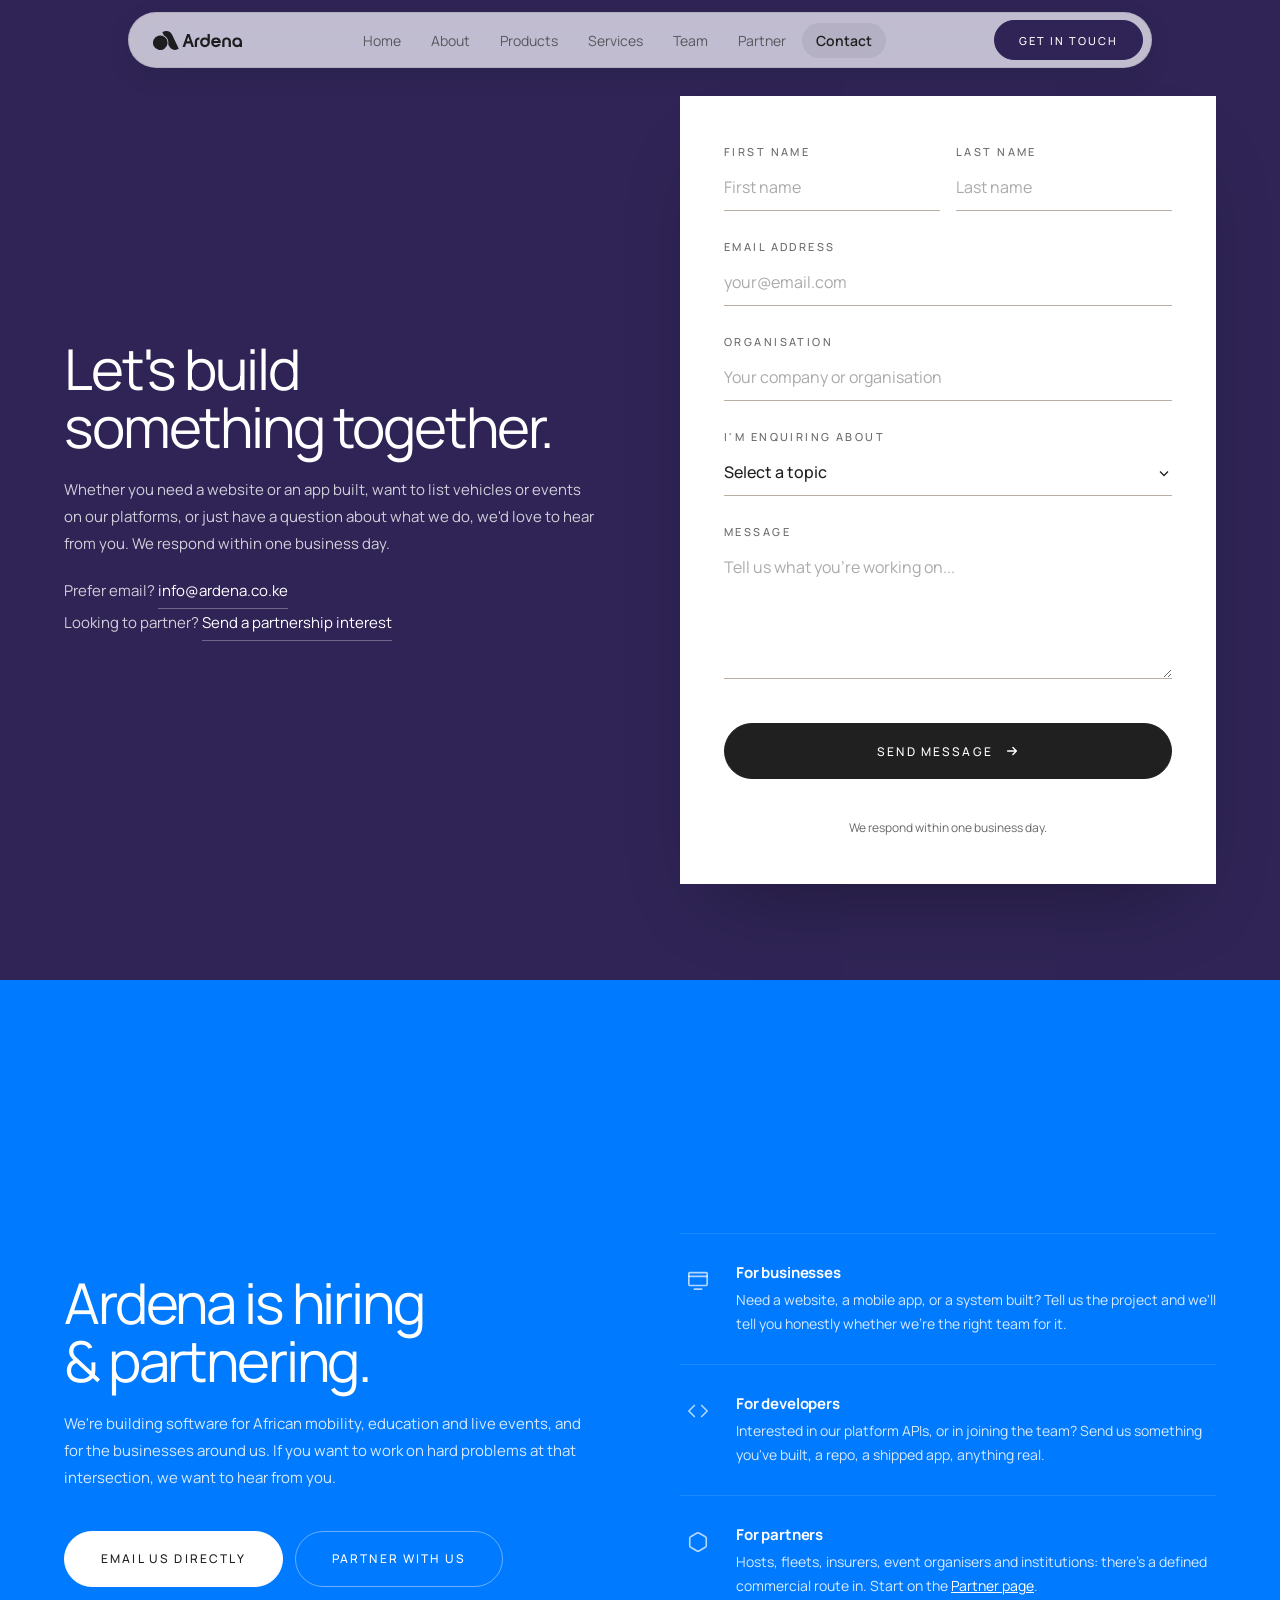
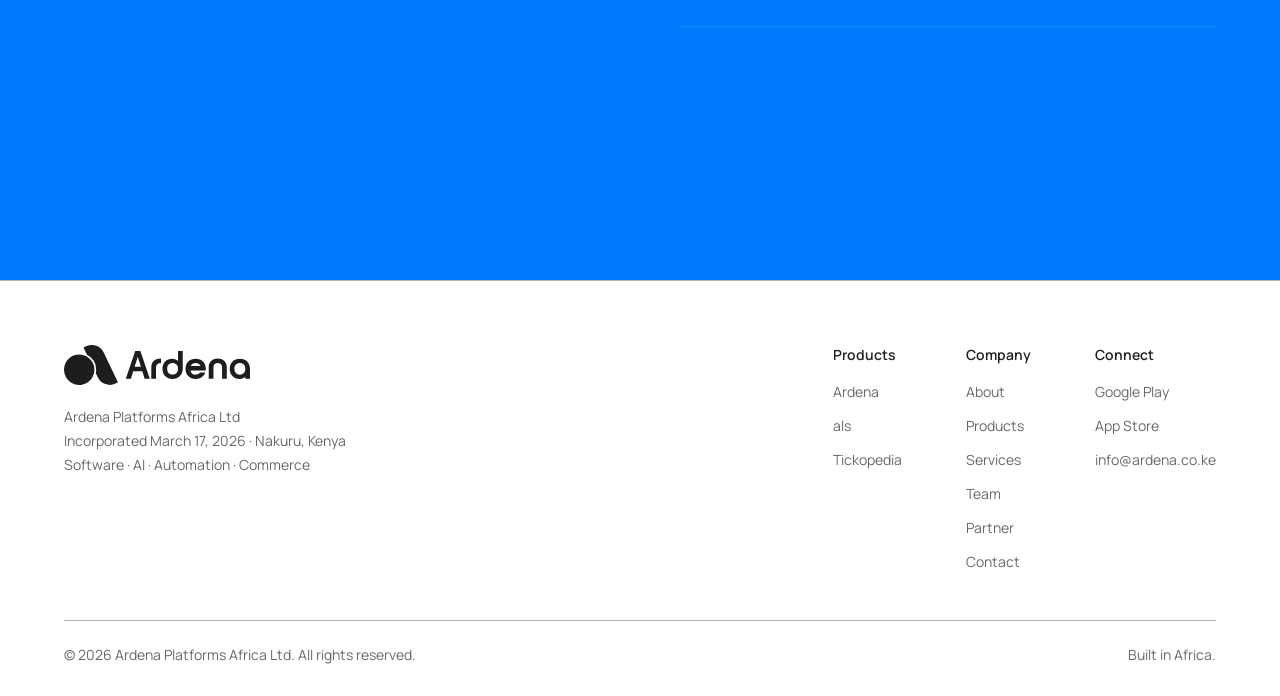
<file: contact.html>
<!DOCTYPE html>
<html lang="en">
<head>
  <meta charset="UTF-8" />
  <meta name="viewport" content="width=device-width, initial-scale=1.0" />

  <title>Contact | Ardena Platforms Africa Ltd</title>
  <meta name="description" content="Talk to Ardena Platforms Africa Ltd in Nakuru. Start a software project, partner with us, or ask about Ardena, als or Tickopedia. We reply within one business day." />
  <link rel="canonical" href="https://corp.ardena.co.ke/contact" />
  <meta name="robots" content="index, follow, max-image-preview:large, max-snippet:-1" />
  <meta name="theme-color" content="#007AFF" />

  <meta property="og:type" content="website" />
  <meta property="og:site_name" content="Ardena Platforms Africa Ltd" />
  <meta property="og:title" content="Contact | Ardena Platforms Africa Ltd" />
  <meta property="og:description" content="Start a project, partner with us, or ask about our products. We reply within one business day." />
  <meta property="og:url" content="https://corp.ardena.co.ke/contact" />
  <meta property="og:locale" content="en_KE" />
  <meta name="twitter:card" content="summary_large_image" />

  <link rel="icon" href="/favicon.ico" sizes="any" />
  <link rel="icon" href="/assets/favicon-32.png" type="image/png" sizes="32x32" />
  <link rel="icon" href="/assets/favicon-96.png" type="image/png" sizes="96x96" />
  <link rel="apple-touch-icon" href="/assets/apple-touch-icon.png" />
  <link rel="preconnect" href="https://fonts.googleapis.com" />
  <link rel="preconnect" href="https://fonts.gstatic.com" crossorigin />
  <link href="https://fonts.googleapis.com/css2?family=DM+Serif+Display:ital@0;1&family=Manrope:wght@300..800&display=swap" rel="stylesheet" />
  <link rel="stylesheet" href="styles.css" />
</head>
<body>

  <header class="nav-wrapper" id="nav">
    <nav class="nav container">
      <a href="/" class="nav-logo" aria-label="Ardena Platforms Africa Ltd, home">
        <img src="assets/ardena.svg" alt="Ardena Platforms Africa Ltd" width="98" height="21" />
      </a>
      <div class="nav-center">
        <a href="/">Home</a>
        <a href="/about">About</a>
        <a href="/products">Products</a>
        <a href="/services">Services</a>
        <a href="/team">Team</a>
        <a href="/partner">Partner</a>
        <a href="/contact" class="active">Contact</a>
      </div>
      <div class="nav-right">
        <a href="/contact" class="btn btn-blue">Get in touch</a>
      </div>
      <button class="nav-toggle" id="navToggle" aria-label="Menu" aria-expanded="false" aria-controls="navDrawer">
        <span></span><span></span><span></span>
      </button>
    </nav>
  </header>
  <div class="nav-drawer" id="navDrawer">
    <a href="/">Home</a>
    <a href="/about">About</a>
    <a href="/products">Products</a>
    <a href="/services">Services</a>
    <a href="/team">Team</a>
    <a href="/partner">Partner</a>
    <a href="/contact" class="active">Contact</a>
    <a href="/contact" class="btn btn-blue btn-full" style="margin-top:12px;">Get in touch</a>
  </div>

  <!-- ① FORM, full viewport, two-column -->
  <section class="vp-section bg-purple" id="contact-form">
    <div class="container">
      <div class="contact-grid">

        <!-- Left: title -->
        <div class="hero-anim" style="animation-delay:.1s">
          <h1 class="heading-lg" style="color:var(--white)">Let's build<br />something together.</h1>
          <p class="body-md" style="margin-top:20px;color:rgba(255,255,255,0.78)">
            Whether you need a website or an app built, want to list vehicles or
            events on our platforms, or just have a question about what we do, we'd love to hear from you. We respond within one business day.
          </p>
          <p class="body-md" style="margin-top:20px;color:rgba(255,255,255,0.78)">
            Prefer email? <a href="mailto:info@ardena.co.ke" class="text-link" style="color:var(--white)">info@ardena.co.ke</a><br />
            Looking to partner? <a href="/partner" class="text-link" style="color:var(--white)">Send a partnership interest</a>
          </p>
        </div>

        <!-- Right: form -->
        <div class="form-panel" data-anim="right">
        <form class="cform" id="contactForm" onsubmit="handleSubmit(event)">
          <input type="hidden" name="form_type" value="Contact Enquiry" />
          <div class="form-row">
            <div class="fgroup">
              <label for="firstName">First name</label>
              <input id="firstName" type="text" name="first_name" placeholder="First name" required />
            </div>
            <div class="fgroup">
              <label for="lastName">Last name</label>
              <input id="lastName" type="text" name="last_name" placeholder="Last name" required />
            </div>
          </div>
          <div class="fgroup">
            <label for="email">Email address</label>
            <input id="email" type="email" name="email" placeholder="your@email.com" required />
          </div>
          <div class="fgroup">
            <label for="org">Organisation</label>
            <input id="org" type="text" name="organisation" placeholder="Your company or organisation" />
          </div>
          <div class="fgroup">
            <label for="topic">I'm enquiring about</label>
            <select id="topic" name="topic">
              <option value="" disabled selected>Select a topic</option>
              <option>Software development (web, mobile, APIs)</option>
              <option>AI solutions</option>
              <option>Business automation</option>
              <option>Technology consultancy</option>
              <option>Digital commerce (stores, marketplaces)</option>
              <option>Payments &amp; M-Pesa integration</option>
              <option>Cloud hosting &amp; DevOps</option>
              <option>Maintenance &amp; support plan</option>
              <option>Data &amp; analytics</option>
              <option>UI/UX &amp; product design</option>
              <option>AI training for teams</option>
              <option>Developer outsourcing</option>
              <option>Ardena (vehicle marketplace)</option>
              <option>als (AI study companion)</option>
              <option>Tickopedia (events &amp; ticketing)</option>
              <option>Business partnership</option>
              <option>Careers</option>
              <option>Press &amp; media</option>
              <option>Other</option>
            </select>
          </div>
          <div class="fgroup">
            <label for="message">Message</label>
            <textarea id="message" name="message" rows="5" placeholder="Tell us what you're working on..."></textarea>
          </div>
          <button type="submit" class="btn btn-blue btn-lg btn-full">
            Send message
            <svg width="14" height="14" viewBox="0 0 16 16" fill="none" aria-hidden="true"><path d="M3 8h10M9 4l4 4-4 4" stroke="currentColor" stroke-width="1.6" stroke-linecap="round" stroke-linejoin="round"/></svg>
          </button>
          <p style="font-size:12px;color:var(--muted);text-align:center;margin-top:12px;">
            We respond within one business day.
          </p>
        </form>

        <div class="form-success" id="formSuccess">
          <div class="success-icon">&#10003;</div>
          <h3>Message received.</h3>
          <p>We'll be in touch within one business day.</p>
        </div>
        </div><!-- end right -->

      </div><!-- end contact-grid -->
    </div>
  </section>

  <!-- ② BLUE SECTION -->
  <section class="vp-section bg-blue">
    <div class="container">
      <div class="why-grid">
        <div>
          <h2 class="heading-lg why-heading" data-anim="left">Ardena is hiring<br />&amp; partnering.</h2>
          <p class="why-sub" data-anim="left" style="--delay:160ms">
            We're building software for African mobility, education and live events, and for the businesses around us. If you want to work on hard problems
            at that intersection, we want to hear from you.
          </p>
          <div data-anim="left" style="--delay:240ms;display:flex;gap:12px;flex-wrap:wrap;">
            <a href="mailto:info@ardena.co.ke" class="btn btn-white btn-lg">Email us directly</a>
            <a href="/partner" class="btn btn-outline-white btn-lg">Partner with us</a>
          </div>
        </div>
        <div class="why-items" data-anim="right" style="--delay:120ms">
          <div class="why-item">
            <div class="why-icon">
              <svg width="22" height="22" viewBox="0 0 24 24" fill="none" aria-hidden="true">
                <rect x="2" y="4" width="20" height="14" rx="1" stroke="currentColor" stroke-width="1.8"/>
                <path d="M2 8h20M8 22h8" stroke="currentColor" stroke-width="1.8" stroke-linecap="round"/>
              </svg>
            </div>
            <div class="why-text">
              <h4>For businesses</h4>
              <p>Need a website, a mobile app, or a system built? Tell us the project and we'll tell you honestly whether we're the right team for it.</p>
            </div>
          </div>
          <div class="why-item">
            <div class="why-icon">
              <svg width="22" height="22" viewBox="0 0 24 24" fill="none" aria-hidden="true">
                <polyline points="16 18 22 12 16 6" stroke="currentColor" stroke-width="1.8" stroke-linecap="round" stroke-linejoin="round"/>
                <polyline points="8 6 2 12 8 18" stroke="currentColor" stroke-width="1.8" stroke-linecap="round" stroke-linejoin="round"/>
              </svg>
            </div>
            <div class="why-text">
              <h4>For developers</h4>
              <p>Interested in our platform APIs, or in joining the team? Send us something you've built, a repo, a shipped app, anything real.</p>
            </div>
          </div>
          <div class="why-item">
            <div class="why-icon">
              <svg width="22" height="22" viewBox="0 0 24 24" fill="none" aria-hidden="true">
                <path d="M21 16V8a2 2 0 0 0-1-1.73l-7-4a2 2 0 0 0-2 0l-7 4A2 2 0 0 0 3 8v8a2 2 0 0 0 1 1.73l7 4a2 2 0 0 0 2 0l7-4A2 2 0 0 0 21 16z" stroke="currentColor" stroke-width="1.8" stroke-linejoin="round"/>
              </svg>
            </div>
            <div class="why-text">
              <h4>For partners</h4>
              <p>Hosts, fleets, insurers, event organisers and institutions: there's a defined commercial route in. Start on the <a href="/partner" style="color:var(--white);text-decoration:underline;">Partner page</a>.</p>
            </div>
          </div>
        </div>
      </div>
    </div>
  </section>

  <!-- FOOTER -->
  <footer class="footer">
    <div class="container">
      <div class="footer-main">
        <div>
          <div class="footer-logo-wrap">
            <a href="/"><img src="assets/ardena.svg" alt="Ardena Platforms Africa Ltd" class="footer-logo" /></a>
          </div>
          <p class="footer-tagline">
            Ardena Platforms Africa Ltd<br />
            Incorporated March 17, 2026 &middot; Nakuru, Kenya<br />
            Software &middot; AI &middot; Automation &middot; Commerce
          </p>
        </div>
        <div class="footer-cols">
          <div class="footer-col">
            <h5>Products</h5>
            <ul>
              <li><a href="https://ardena.co.ke" target="_blank" rel="noopener">Ardena</a></li>
              <li><a href="https://als.ardena.co.ke" target="_blank" rel="noopener">als</a></li>
              <li><a href="https://tickopedia.com" target="_blank" rel="noopener">Tickopedia</a></li>
            </ul>
          </div>
          <div class="footer-col">
            <h5>Company</h5>
            <ul>
              <li><a href="/about">About</a></li>
              <li><a href="/products">Products</a></li>
              <li><a href="/services">Services</a></li>
              <li><a href="/team">Team</a></li>
              <li><a href="/partner">Partner</a></li>
              <li><a href="/contact">Contact</a></li>
            </ul>
          </div>
          <div class="footer-col">
            <h5>Connect</h5>
            <ul>
              <li><a href="https://play.google.com/store/apps/dev?id=6656048407762494190" target="_blank" rel="noopener">Google Play</a></li>
              <li><a href="https://apps.apple.com/ke/developer/ardena-platforms-africa-ltd/id6771888695" target="_blank" rel="noopener">App Store</a></li>
              <li><a href="mailto:info@ardena.co.ke">info@ardena.co.ke</a></li>
            </ul>
          </div>
        </div>
      </div>
      <div class="footer-bottom">
        <span>&copy; 2026 Ardena Platforms Africa Ltd. All rights reserved.</span>
        <span>Built in Africa.</span>
      </div>
    </div>
  </footer>

  <script src="script.js"></script>
</body>
</html>
</file>
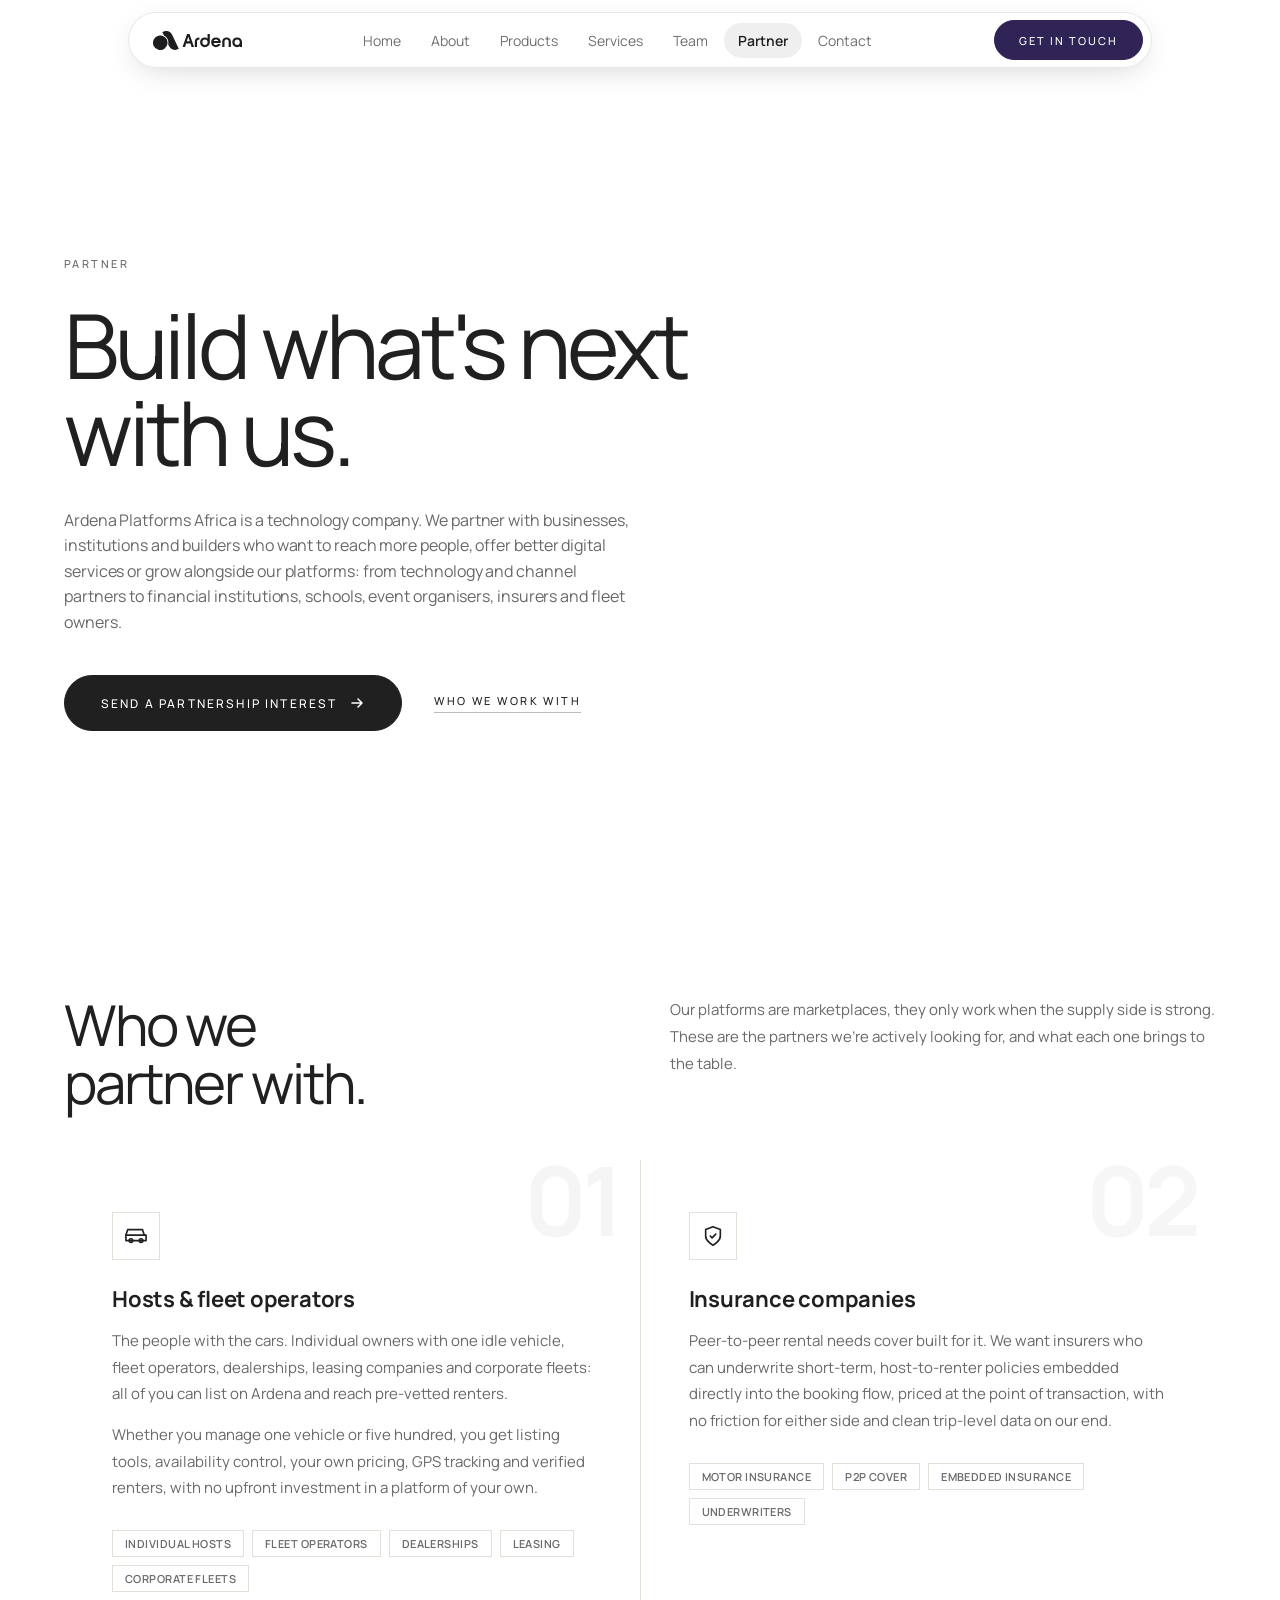
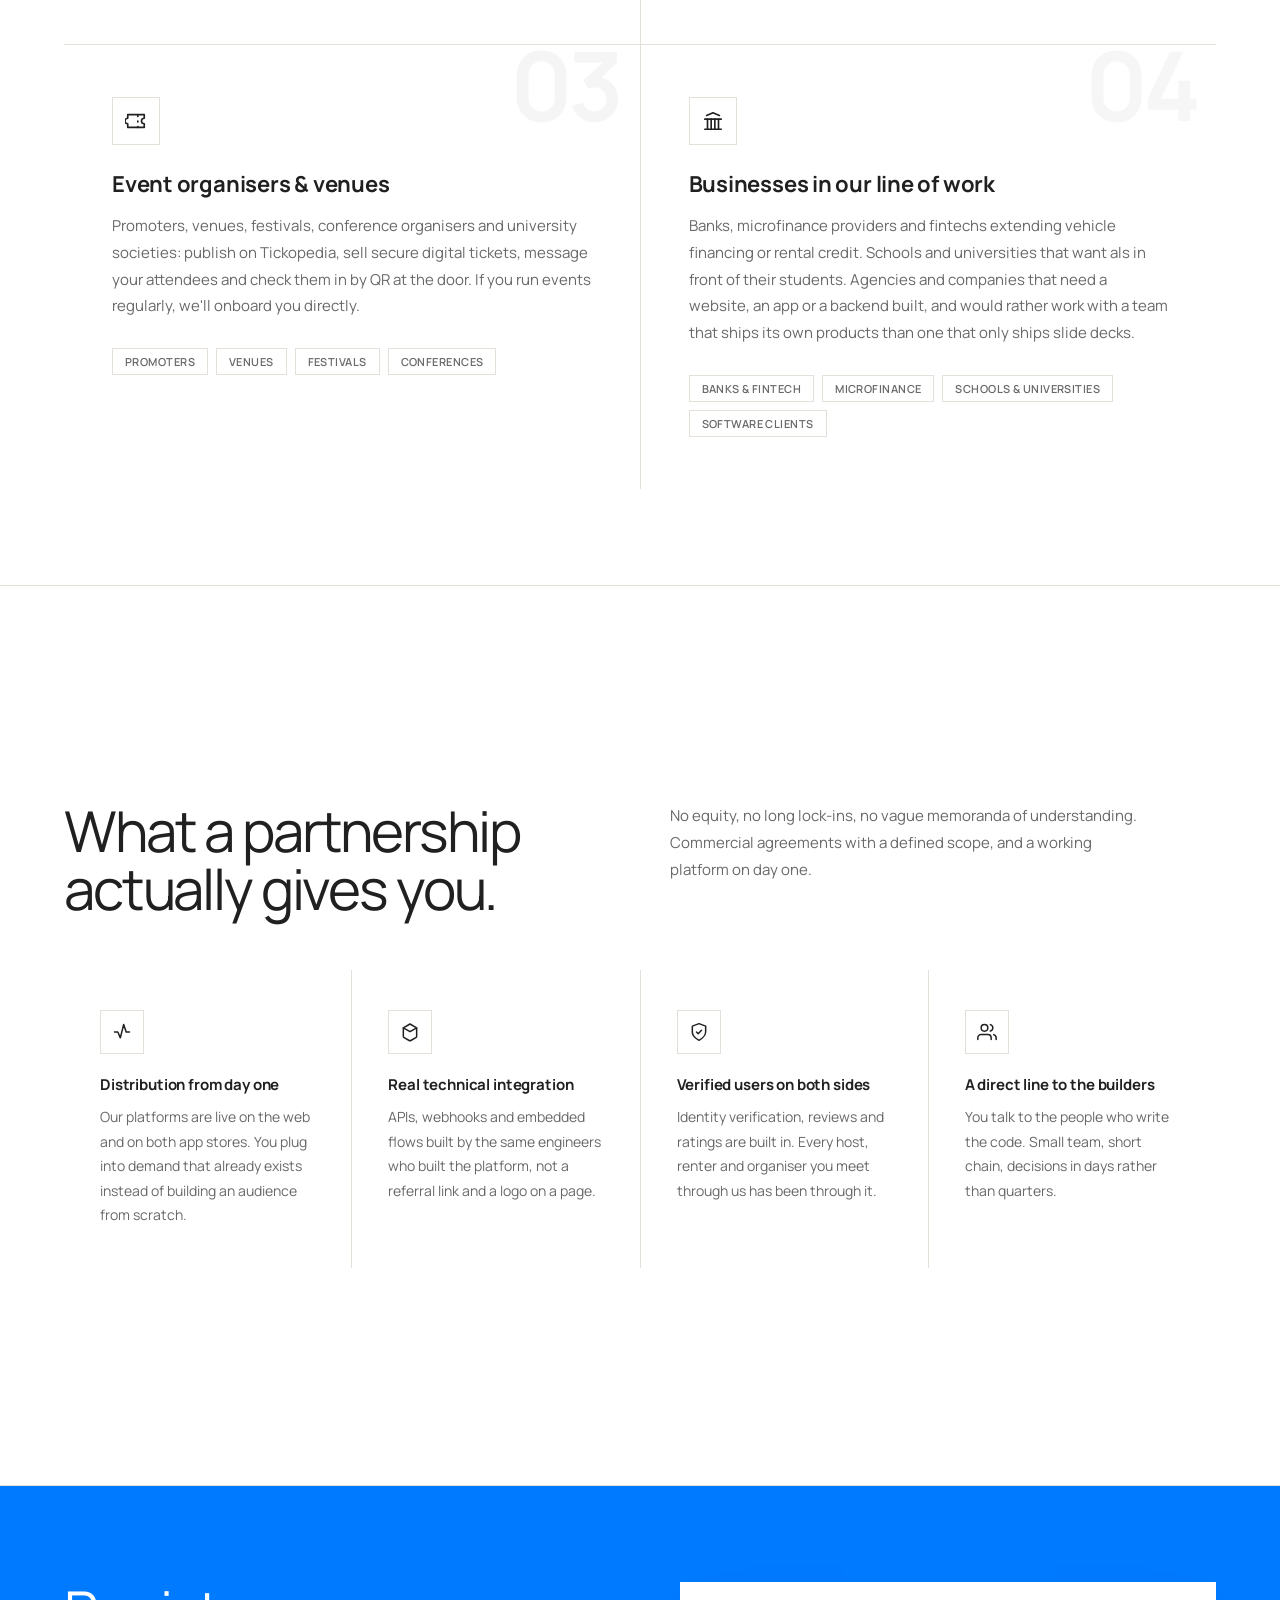
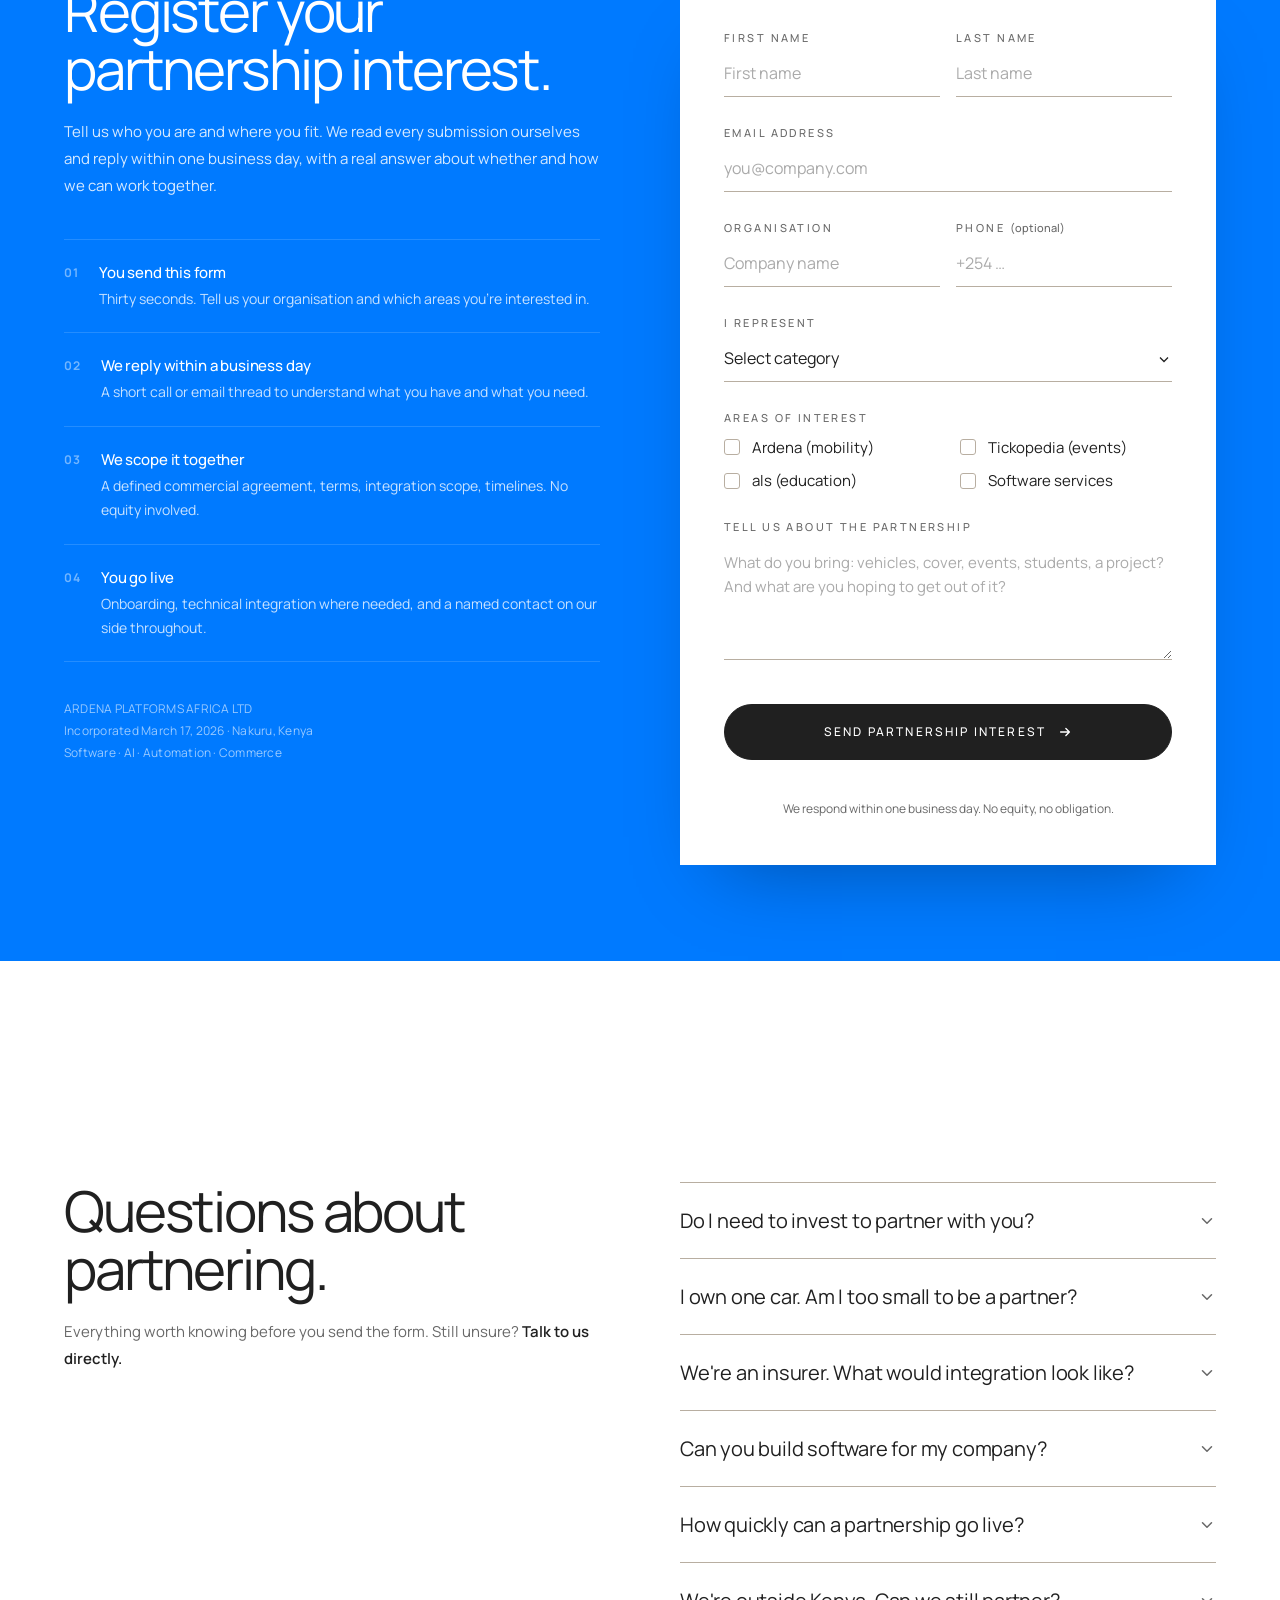
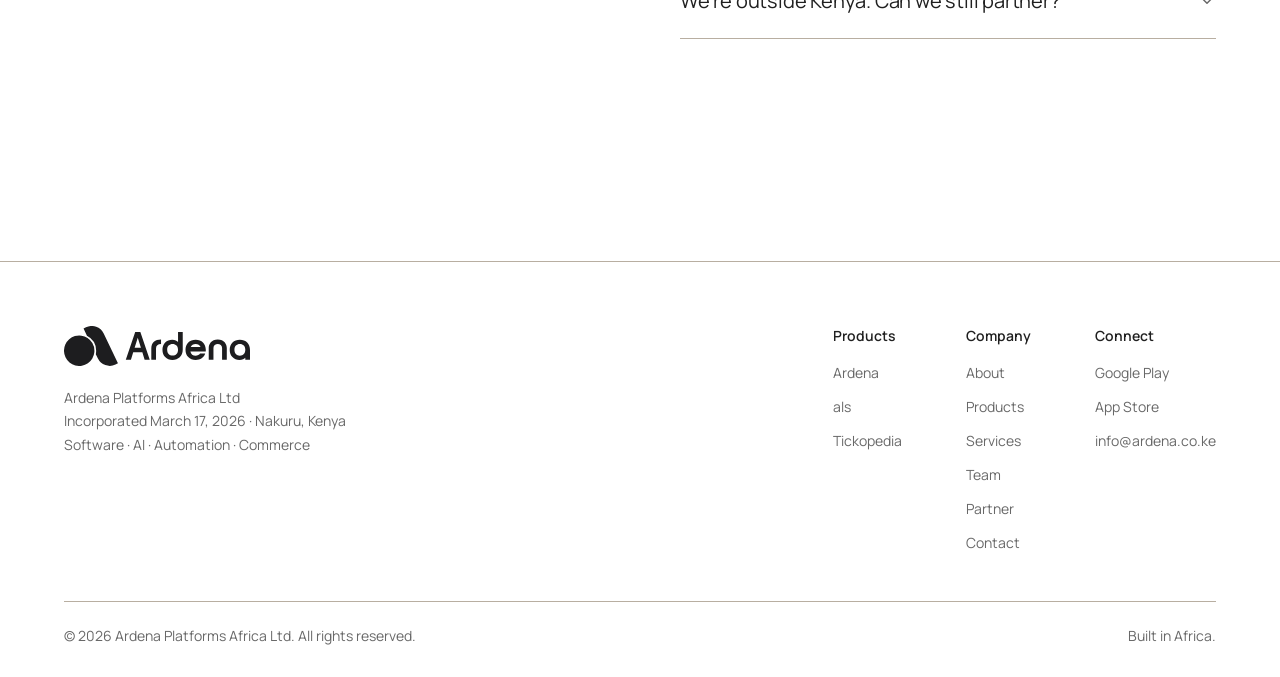
<file: partner.html>
<!DOCTYPE html>
<html lang="en">
<head>
  <meta charset="UTF-8" />
  <meta name="viewport" content="width=device-width, initial-scale=1.0" />

  <title>Partner With Us | Ardena Platforms Africa Ltd</title>
  <meta name="description" content="Partner with Ardena Platforms Africa Ltd, a Nakuru technology company. We work with technology and channel partners, financial institutions, schools, event organisers, insurers, fleets and businesses that need software built." />
  <link rel="canonical" href="https://corp.ardena.co.ke/partner" />
  <meta name="robots" content="index, follow, max-image-preview:large, max-snippet:-1" />
  <meta name="theme-color" content="#007AFF" />

  <meta property="og:type" content="website" />
  <meta property="og:site_name" content="Ardena Platforms Africa Ltd" />
  <meta property="og:title" content="Partner With Us | Ardena Platforms Africa Ltd" />
  <meta property="og:description" content="Technology partners, institutions, organisers, insurers and businesses: partner with the team behind Ardena, als and Tickopedia." />
  <meta property="og:url" content="https://corp.ardena.co.ke/partner" />
  <meta property="og:locale" content="en_KE" />
  <meta name="twitter:card" content="summary_large_image" />

  <link rel="icon" href="/favicon.ico" sizes="any" />
  <link rel="icon" href="/assets/favicon-32.png" type="image/png" sizes="32x32" />
  <link rel="icon" href="/assets/favicon-96.png" type="image/png" sizes="96x96" />
  <link rel="apple-touch-icon" href="/assets/apple-touch-icon.png" />
  <link rel="preconnect" href="https://fonts.googleapis.com" />
  <link rel="preconnect" href="https://fonts.gstatic.com" crossorigin />
  <link href="https://fonts.googleapis.com/css2?family=DM+Serif+Display:ital@0;1&family=Manrope:wght@300..800&display=swap" rel="stylesheet" />
  <link rel="stylesheet" href="styles.css" />
</head>
<body>

  <header class="nav-wrapper" id="nav">
    <nav class="nav container">
      <a href="/" class="nav-logo" aria-label="Ardena Platforms Africa Ltd, home">
        <img src="assets/ardena.svg" alt="Ardena Platforms Africa Ltd" width="98" height="21" />
      </a>
      <div class="nav-center">
        <a href="/">Home</a>
        <a href="/about">About</a>
        <a href="/products">Products</a>
        <a href="/services">Services</a>
        <a href="/team">Team</a>
        <a href="/partner" class="active">Partner</a>
        <a href="/contact">Contact</a>
      </div>
      <div class="nav-right">
        <a href="/contact" class="btn btn-blue">Get in touch</a>
      </div>
      <button class="nav-toggle" id="navToggle" aria-label="Menu" aria-expanded="false" aria-controls="navDrawer">
        <span></span><span></span><span></span>
      </button>
    </nav>
  </header>
  <div class="nav-drawer" id="navDrawer">
    <a href="/">Home</a>
    <a href="/about">About</a>
    <a href="/products">Products</a>
    <a href="/services">Services</a>
    <a href="/team">Team</a>
    <a href="/partner" class="active">Partner</a>
    <a href="/contact">Contact</a>
    <a href="/contact" class="btn btn-blue btn-full" style="margin-top:12px;">Get in touch</a>
  </div>

  <!-- HERO -->
  <section class="chapter tone-white" aria-labelledby="page-title" style="padding-top:var(--nav-h)">
    <div class="wrap">
      <div class="my-auto">
        <p class="type-label muted hero-anim">Partner</p>
        <h1 id="page-title" class="type-display mw-14 hero-anim" style="margin-top:32px;animation-delay:.1s">Build what's next with us.</h1>
        <p class="type-lede muted mw-lede hero-anim" style="margin-top:32px;animation-delay:.2s">
          Ardena Platforms Africa is a technology company. We partner with
          businesses, institutions and builders who want to reach more people,
          offer better digital services or grow alongside our platforms: from
          technology and channel partners to financial institutions, schools,
          event organisers, insurers and fleet owners.
        </p>
        <div class="hero-anim" style="margin-top:40px;display:flex;flex-wrap:wrap;align-items:center;gap:20px 32px;animation-delay:.3s">
          <a href="#interest" class="btn btn-dark">Send a partnership interest <svg width="16" height="16" viewBox="0 0 16 16" fill="none" aria-hidden="true"><path d="M3 8h10M9 4l4 4-4 4" stroke="currentColor" stroke-width="1.5" stroke-linecap="round" stroke-linejoin="round"/></svg></a>
          <a href="#who" class="text-link type-label">Who we work with</a>
        </div>
      </div>
    </div>
  </section>

  <!-- ② WHO WE PARTNER WITH -->
  <section class="vp-section bg-grey" id="who">
    <div class="container">

      <div class="partner-types-head">
        <h2 class="heading-lg" data-anim="up">Who we<br />partner with.</h2>
        <p class="body-md" data-anim="up" style="--delay:80ms;">
          Our platforms are marketplaces, they only work when the supply side is
          strong. These are the partners we're actively looking for, and what each
          one brings to the table.
        </p>
      </div>

      <div class="bento-grid bento-grid-4">

        <!-- 01 Hosts & fleets -->
        <div class="bento-card bento-card-fleet" data-anim="up" style="--delay:60ms">
          <span class="bento-num">01</span>
          <div class="bento-icon">
            <svg width="22" height="22" viewBox="0 0 24 24" fill="none" aria-hidden="true">
              <path d="M1 11l2-6h16l2 6" stroke="currentColor" stroke-width="1.8" stroke-linecap="round" stroke-linejoin="round"/>
              <rect x="1" y="11" width="22" height="6" stroke="currentColor" stroke-width="1.8" stroke-linejoin="round"/>
              <circle cx="6.5" cy="17" r="2" stroke="currentColor" stroke-width="1.8"/>
              <circle cx="17.5" cy="17" r="2" stroke="currentColor" stroke-width="1.8"/>
            </svg>
          </div>
          <h3>Hosts &amp; fleet operators</h3>
          <p>
            The people with the cars. Individual owners with one idle vehicle,
            fleet operators, dealerships, leasing companies and corporate fleets: all of you can list on Ardena and reach pre-vetted renters.
          </p>
          <p>
            Whether you manage one vehicle or five hundred, you get listing tools,
            availability control, your own pricing, GPS tracking and verified
            renters, with no upfront investment in a platform of your own.
          </p>
          <div class="bento-tags">
            <span class="bento-tag">Individual hosts</span>
            <span class="bento-tag">Fleet operators</span>
            <span class="bento-tag">Dealerships</span>
            <span class="bento-tag">Leasing</span>
            <span class="bento-tag">Corporate fleets</span>
          </div>
        </div>

        <!-- 02 Insurance -->
        <div class="bento-card" data-anim="up" style="--delay:120ms">
          <span class="bento-num">02</span>
          <div class="bento-icon">
            <svg width="22" height="22" viewBox="0 0 24 24" fill="none" aria-hidden="true">
              <path d="M12 22s8-4 8-10V5l-8-3-8 3v7c0 6 8 10 8 10z" stroke="currentColor" stroke-width="1.8" stroke-linecap="round" stroke-linejoin="round"/>
              <polyline points="9 12 11 14 15 10" stroke="currentColor" stroke-width="1.8" stroke-linecap="round" stroke-linejoin="round"/>
            </svg>
          </div>
          <h3>Insurance companies</h3>
          <p>
            Peer-to-peer rental needs cover built for it. We want insurers who can
            underwrite short-term, host-to-renter policies embedded directly into
            the booking flow, priced at the point of transaction, with no friction
            for either side and clean trip-level data on our end.
          </p>
          <div class="bento-tags">
            <span class="bento-tag">Motor insurance</span>
            <span class="bento-tag">P2P cover</span>
            <span class="bento-tag">Embedded insurance</span>
            <span class="bento-tag">Underwriters</span>
          </div>
        </div>

        <!-- 03 Event organisers -->
        <div class="bento-card" data-anim="up" style="--delay:180ms">
          <span class="bento-num">03</span>
          <div class="bento-icon">
            <svg width="22" height="22" viewBox="0 0 24 24" fill="none" aria-hidden="true">
              <path d="M3 9a2 2 0 0 0 0 6v4h18v-4a2 2 0 0 1 0-6V5H3v4z" stroke="currentColor" stroke-width="1.8" stroke-linejoin="round"/>
              <path d="M14 6v3M14 12v3M14 18v1" stroke="currentColor" stroke-width="1.8" stroke-linecap="round" stroke-dasharray="1 3"/>
            </svg>
          </div>
          <h3>Event organisers &amp; venues</h3>
          <p>
            Promoters, venues, festivals, conference organisers and university
            societies: publish on Tickopedia, sell secure digital tickets, message
            your attendees and check them in by QR at the door. If you run events
            regularly, we'll onboard you directly.
          </p>
          <div class="bento-tags">
            <span class="bento-tag">Promoters</span>
            <span class="bento-tag">Venues</span>
            <span class="bento-tag">Festivals</span>
            <span class="bento-tag">Conferences</span>
          </div>
        </div>

        <!-- 04 Businesses & institutions -->
        <div class="bento-card" data-anim="up" style="--delay:240ms">
          <span class="bento-num">04</span>
          <div class="bento-icon">
            <svg width="22" height="22" viewBox="0 0 24 24" fill="none" aria-hidden="true">
              <path d="M3 21h18M3 10h18M5 6l7-3 7 3" stroke="currentColor" stroke-width="1.8" stroke-linecap="round" stroke-linejoin="round"/>
              <path d="M6 10v11M10 10v11M14 10v11M18 10v11" stroke="currentColor" stroke-width="1.8" stroke-linecap="round"/>
            </svg>
          </div>
          <h3>Businesses in our line of work</h3>
          <p>
            Banks, microfinance providers and fintechs extending vehicle financing
            or rental credit. Schools and universities that want als in front of
            their students. Agencies and companies that need a website, an app or a
            backend built, and would rather work with a team that ships its own
            products than one that only ships slide decks.
          </p>
          <div class="bento-tags">
            <span class="bento-tag">Banks &amp; fintech</span>
            <span class="bento-tag">Microfinance</span>
            <span class="bento-tag">Schools &amp; universities</span>
            <span class="bento-tag">Software clients</span>
          </div>
        </div>

      </div>
    </div>
  </section>

  <!-- ③ WHAT PARTNERS GET -->
  <section class="vp-section bg-white">
    <div class="container">
      <div class="funds-head">
        <h2 class="heading-lg" data-anim="up">What a partnership<br />actually gives you.</h2>
        <p class="body-md" data-anim="up" style="--delay:80ms; max-width:480px;">
          No equity, no long lock-ins, no vague memoranda of understanding.
          Commercial agreements with a defined scope, and a working platform on
          day one.
        </p>
      </div>
      <div class="funds-grid">
        <div class="funds-item" data-anim="up" style="--delay:60ms">
          <div class="funds-icon">
            <svg width="20" height="20" viewBox="0 0 24 24" fill="none" aria-hidden="true">
              <path d="M3 12h4l3 7 4-16 3 9h4" stroke="currentColor" stroke-width="1.8" stroke-linecap="round" stroke-linejoin="round"/>
            </svg>
          </div>
          <h4>Distribution from day one</h4>
          <p>Our platforms are live on the web and on both app stores. You plug into demand that already exists instead of building an audience from scratch.</p>
        </div>
        <div class="funds-item" data-anim="up" style="--delay:120ms">
          <div class="funds-icon">
            <svg width="20" height="20" viewBox="0 0 24 24" fill="none" aria-hidden="true">
              <path d="M4 7v10a2 2 0 0 0 1 1.73l6 3.46a2 2 0 0 0 2 0l6-3.46A2 2 0 0 0 20 17V7" stroke="currentColor" stroke-width="1.8" stroke-linejoin="round"/>
              <path d="M4 7l8-4.6L20 7l-8 4.6L4 7z" stroke="currentColor" stroke-width="1.8" stroke-linejoin="round"/>
            </svg>
          </div>
          <h4>Real technical integration</h4>
          <p>APIs, webhooks and embedded flows built by the same engineers who built the platform, not a referral link and a logo on a page.</p>
        </div>
        <div class="funds-item" data-anim="up" style="--delay:180ms">
          <div class="funds-icon">
            <svg width="20" height="20" viewBox="0 0 24 24" fill="none" aria-hidden="true">
              <path d="M12 22s8-4 8-10V5l-8-3-8 3v7c0 6 8 10 8 10z" stroke="currentColor" stroke-width="1.8" stroke-linejoin="round"/>
              <path d="M9 12l2 2 4-4" stroke="currentColor" stroke-width="1.8" stroke-linecap="round" stroke-linejoin="round"/>
            </svg>
          </div>
          <h4>Verified users on both sides</h4>
          <p>Identity verification, reviews and ratings are built in. Every host, renter and organiser you meet through us has been through it.</p>
        </div>
        <div class="funds-item" data-anim="up" style="--delay:240ms">
          <div class="funds-icon">
            <svg width="20" height="20" viewBox="0 0 24 24" fill="none" aria-hidden="true">
              <path d="M17 21v-2a4 4 0 0 0-4-4H5a4 4 0 0 0-4 4v2" stroke="currentColor" stroke-width="1.8" stroke-linecap="round" stroke-linejoin="round"/>
              <circle cx="9" cy="7" r="4" stroke="currentColor" stroke-width="1.8"/>
              <path d="M23 21v-2a4 4 0 0 0-3-3.87M16 3.13a4 4 0 0 1 0 7.75" stroke="currentColor" stroke-width="1.8" stroke-linecap="round" stroke-linejoin="round"/>
            </svg>
          </div>
          <h4>A direct line to the builders</h4>
          <p>You talk to the people who write the code. Small team, short chain, decisions in days rather than quarters.</p>
        </div>
      </div>
    </div>
  </section>

  <!-- ④ PARTNERSHIP INTEREST FORM, BLUE -->
  <section class="vp-section bg-blue" id="interest">
    <div class="container">
      <div class="partner-form-grid">

        <!-- Left: pitch + steps -->
        <div>
          <h2 class="heading-lg" data-anim="left" style="color:var(--white);">Register your<br />partnership interest.</h2>
          <p class="body-md" data-anim="left" style="--delay:100ms; color:rgba(255,255,255,0.84); margin-top:20px;">
            Tell us who you are and where you fit. We read every submission
            ourselves and reply within one business day, with a real answer about
            whether and how we can work together.
          </p>

          <div class="partner-steps" data-anim="left" style="--delay:180ms">
            <div class="partner-step">
              <span class="partner-step-num">01</span>
              <div>
                <h4>You send this form</h4>
                <p>Thirty seconds. Tell us your organisation and which areas you're interested in.</p>
              </div>
            </div>
            <div class="partner-step">
              <span class="partner-step-num">02</span>
              <div>
                <h4>We reply within a business day</h4>
                <p>A short call or email thread to understand what you have and what you need.</p>
              </div>
            </div>
            <div class="partner-step">
              <span class="partner-step-num">03</span>
              <div>
                <h4>We scope it together</h4>
                <p>A defined commercial agreement, terms, integration scope, timelines. No equity involved.</p>
              </div>
            </div>
            <div class="partner-step">
              <span class="partner-step-num">04</span>
              <div>
                <h4>You go live</h4>
                <p>Onboarding, technical integration where needed, and a named contact on our side throughout.</p>
              </div>
            </div>
          </div>

          <div data-anim="left" style="--delay:260ms; margin-top:36px;">
            <p style="font-size:12px; color:rgba(255,255,255,0.6); line-height:1.8; letter-spacing:0.02em;">
              ARDENA PLATFORMS AFRICA LTD<br />
              Incorporated March 17, 2026 &middot; Nakuru, Kenya<br />
              Software &middot; AI &middot; Automation &middot; Commerce
            </p>
          </div>
        </div>

        <!-- Right: form -->
        <div class="form-panel" data-anim="right" style="--delay:80ms;">
          <form class="partner-form" id="partnerForm" onsubmit="handlePartnerSubmit(event)">
            <input type="hidden" name="form_type" value="Partnership Interest" />

            <div class="form-row">
              <div class="fgroup">
                <label for="pFirst">First name</label>
                <input id="pFirst" type="text" name="first_name" placeholder="First name" required class="input-white" />
              </div>
              <div class="fgroup">
                <label for="pLast">Last name</label>
                <input id="pLast" type="text" name="last_name" placeholder="Last name" required class="input-white" />
              </div>
            </div>

            <div class="fgroup">
              <label for="pEmail">Email address</label>
              <input id="pEmail" type="email" name="email" placeholder="you@company.com" required class="input-white" />
            </div>

            <div class="form-row">
              <div class="fgroup">
                <label for="pOrg">Organisation</label>
                <input id="pOrg" type="text" name="organisation" placeholder="Company name" required class="input-white" />
              </div>
              <div class="fgroup">
                <label for="pPhone">Phone <span style="text-transform:none;letter-spacing:0;font-weight:500;">(optional)</span></label>
                <input id="pPhone" type="tel" name="phone" placeholder="+254 …" class="input-white" />
              </div>
            </div>

            <div class="fgroup">
              <label for="pType">I represent</label>
              <select id="pType" name="partner_type" required class="input-white">
                <option value="" disabled selected>Select category</option>
                <option>Individual vehicle host</option>
                <option>Fleet operator / dealership / leasing</option>
                <option>Insurance company or underwriter</option>
                <option>Event organiser, promoter or venue</option>
                <option>Bank, microfinance or fintech</option>
                <option>School, college or university</option>
                <option>Business needing software built</option>
                <option>Other</option>
              </select>
            </div>

            <div class="fgroup">
              <span class="fgroup-legend">Areas of interest</span>
              <div class="partner-checks">
                <label class="pcheck"><input type="checkbox" name="interest" value="Ardena (mobility)" /><span>Ardena (mobility)</span></label>
                <label class="pcheck"><input type="checkbox" name="interest" value="Tickopedia (events)" /><span>Tickopedia (events)</span></label>
                <label class="pcheck"><input type="checkbox" name="interest" value="als (education)" /><span>als (education)</span></label>
                <label class="pcheck"><input type="checkbox" name="interest" value="Software development services" /><span>Software services</span></label>
              </div>
            </div>

            <div class="fgroup">
              <label for="pMessage">Tell us about the partnership</label>
              <textarea id="pMessage" name="message" rows="4" required class="input-white" placeholder="What do you bring: vehicles, cover, events, students, a project? And what are you hoping to get out of it?"></textarea>
            </div>

            <button type="submit" class="btn btn-dark btn-lg btn-full" style="margin-top:16px;">
              Send partnership interest
              <svg width="14" height="14" viewBox="0 0 16 16" fill="none" aria-hidden="true"><path d="M3 8h10M9 4l4 4-4 4" stroke="currentColor" stroke-width="1.6" stroke-linecap="round" stroke-linejoin="round"/></svg>
            </button>
            <p style="font-size:12px; color:var(--muted); text-align:center; margin-top:12px;">
              We respond within one business day. No equity, no obligation.
            </p>
          </form>

          <div class="form-success deck-success" id="partnerSuccess">
            <div class="success-icon">&#10003;</div>
            <h3>Interest received.</h3>
            <p>We'll be back to you within one business day.</p>
          </div>
        </div>

      </div>
    </div>
  </section>

  <!-- ⑤ FAQ -->
  <section class="vp-section bg-white" id="partner-faq">
    <div class="container faq-inner">

      <div class="faq-left" data-anim="left">
        <h2 class="heading-lg">Questions about<br />partnering.</h2>
        <p class="body-md" style="margin-top:20px;">
          Everything worth knowing before you send the form.
          Still unsure? <a href="/contact" style="color:var(--blue); font-weight:600;">Talk to us directly.</a>
        </p>
      </div>

      <div class="faq-list" data-anim="right">

        <div class="faq-item">
          <button class="faq-q" aria-expanded="false">
            <span>Do I need to invest to partner with you?</span>
            <svg class="faq-icon" width="18" height="18" viewBox="0 0 24 24" fill="none" aria-hidden="true"><path d="M6 9l6 6 6-6" stroke="currentColor" stroke-width="2" stroke-linecap="round" stroke-linejoin="round"/></svg>
          </button>
          <div class="faq-a"><div class="faq-a-inner">
            <p>No. Every partnership on this page is commercial: a defined agreement with defined terms. No equity, no capital contribution. If you have vehicles, cover, events, students or a project to build, that's what we're interested in.</p>
          </div></div>
        </div>

        <div class="faq-item">
          <button class="faq-q" aria-expanded="false">
            <span>I own one car. Am I too small to be a partner?</span>
            <svg class="faq-icon" width="18" height="18" viewBox="0 0 24 24" fill="none" aria-hidden="true"><path d="M6 9l6 6 6-6" stroke="currentColor" stroke-width="2" stroke-linecap="round" stroke-linejoin="round"/></svg>
          </button>
          <div class="faq-a"><div class="faq-a-inner">
            <p>Not at all, individual hosts are the backbone of Ardena. You can list a single vehicle, set your own price and availability, and approve every booking yourself. Select "Individual vehicle host" in the form, or start straight away at <a href="https://ardena.co.ke" target="_blank" rel="noopener" style="color:var(--blue);font-weight:600;">ardena.co.ke</a>.</p>
          </div></div>
        </div>

        <div class="faq-item">
          <button class="faq-q" aria-expanded="false">
            <span>We're an insurer. What would integration look like?</span>
            <svg class="faq-icon" width="18" height="18" viewBox="0 0 24 24" fill="none" aria-hidden="true"><path d="M6 9l6 6 6-6" stroke="currentColor" stroke-width="2" stroke-linecap="round" stroke-linejoin="round"/></svg>
          </button>
          <div class="faq-a"><div class="faq-a-inner">
            <p>Cover offered inside the booking flow, at the moment a renter confirms a trip, priced per trip and bound automatically, with trip duration, vehicle details and verified identity passed through our API. Hosts and renters never leave the app, and you get structured data on every policy written. We'll scope the exact shape with your underwriting team.</p>
          </div></div>
        </div>

        <div class="faq-item">
          <button class="faq-q" aria-expanded="false">
            <span>Can you build software for my company?</span>
            <svg class="faq-icon" width="18" height="18" viewBox="0 0 24 24" fill="none" aria-hidden="true"><path d="M6 9l6 6 6-6" stroke="currentColor" stroke-width="2" stroke-linecap="round" stroke-linejoin="round"/></svg>
          </button>
          <div class="faq-a"><div class="faq-a-inner">
            <p>Yes. Websites, web platforms, Android and iOS apps, APIs, payment and M-Pesa integrations, and admin backends. See <a href="/services" style="color:var(--blue);font-weight:600;">what we build</a>. Select "Business needing software built" in the form and tell us the project, or go straight to the <a href="/contact" style="color:var(--blue);font-weight:600;">contact page</a>.</p>
          </div></div>
        </div>

        <div class="faq-item">
          <button class="faq-q" aria-expanded="false">
            <span>How quickly can a partnership go live?</span>
            <svg class="faq-icon" width="18" height="18" viewBox="0 0 24 24" fill="none" aria-hidden="true"><path d="M6 9l6 6 6-6" stroke="currentColor" stroke-width="2" stroke-linecap="round" stroke-linejoin="round"/></svg>
          </button>
          <div class="faq-a"><div class="faq-a-inner">
            <p>It depends on the depth. Listing vehicles or publishing events can happen within days; the platforms are already live. A technical integration like embedded insurance or a financing product takes longer, because it involves your systems as well as ours. We'll give you an honest timeline on the first call rather than an optimistic one.</p>
          </div></div>
        </div>

        <div class="faq-item">
          <button class="faq-q" aria-expanded="false">
            <span>We're outside Kenya. Can we still partner?</span>
            <svg class="faq-icon" width="18" height="18" viewBox="0 0 24 24" fill="none" aria-hidden="true"><path d="M6 9l6 6 6-6" stroke="currentColor" stroke-width="2" stroke-linecap="round" stroke-linejoin="round"/></svg>
          </button>
          <div class="faq-a"><div class="faq-a-inner">
            <p>Talk to us. We're headquartered in Nakuru and our platforms are strongest in Kenya, but software services have no borders and we're actively interested in partners who can help us expand into new African markets. Say where you are in the form.</p>
          </div></div>
        </div>

      </div>
    </div>
  </section>

  <!-- FOOTER -->
  <footer class="footer">
    <div class="container">
      <div class="footer-main">
        <div>
          <div class="footer-logo-wrap">
            <a href="/"><img src="assets/ardena.svg" alt="Ardena Platforms Africa Ltd" class="footer-logo" /></a>
          </div>
          <p class="footer-tagline">
            Ardena Platforms Africa Ltd<br />
            Incorporated March 17, 2026 &middot; Nakuru, Kenya<br />
            Software &middot; AI &middot; Automation &middot; Commerce
          </p>
        </div>
        <div class="footer-cols">
          <div class="footer-col">
            <h5>Products</h5>
            <ul>
              <li><a href="https://ardena.co.ke" target="_blank" rel="noopener">Ardena</a></li>
              <li><a href="https://als.ardena.co.ke" target="_blank" rel="noopener">als</a></li>
              <li><a href="https://tickopedia.com" target="_blank" rel="noopener">Tickopedia</a></li>
            </ul>
          </div>
          <div class="footer-col">
            <h5>Company</h5>
            <ul>
              <li><a href="/about">About</a></li>
              <li><a href="/products">Products</a></li>
              <li><a href="/services">Services</a></li>
              <li><a href="/team">Team</a></li>
              <li><a href="/partner">Partner</a></li>
              <li><a href="/contact">Contact</a></li>
            </ul>
          </div>
          <div class="footer-col">
            <h5>Connect</h5>
            <ul>
              <li><a href="https://play.google.com/store/apps/dev?id=6656048407762494190" target="_blank" rel="noopener">Google Play</a></li>
              <li><a href="https://apps.apple.com/ke/developer/ardena-platforms-africa-ltd/id6771888695" target="_blank" rel="noopener">App Store</a></li>
              <li><a href="mailto:info@ardena.co.ke">info@ardena.co.ke</a></li>
            </ul>
          </div>
        </div>
      </div>
      <div class="footer-bottom">
        <span>&copy; 2026 Ardena Platforms Africa Ltd. All rights reserved.</span>
        <span>Built in Africa.</span>
      </div>
    </div>
  </footer>

  <script src="script.js"></script>
  <script>
    async function handlePartnerSubmit(e) {
      e.preventDefault();
      const form    = e.target;
      const success = document.getElementById('partnerSuccess');
      const btn     = form.querySelector('button[type="submit"]');
      if (!form || !success) return;

      const label     = btn.innerHTML;
      btn.disabled    = true;
      btn.textContent = 'Sending…';

      try {
        const res = await fetch('https://formspree.io/f/maqawyjz', {
          method:  'POST',
          body:    new FormData(form),
          headers: { 'Accept': 'application/json' }
        });

        if (res.ok) {
          form.style.transition = 'opacity 0.3s ease, transform 0.3s ease';
          form.style.opacity    = '0';
          form.style.transform  = 'translateY(-8px)';
          setTimeout(() => {
            form.style.display = 'none';
            success.classList.add('visible');
          }, 300);
        } else {
          btn.disabled  = false;
          btn.innerHTML = label;
          alert('Something went wrong. Please try again.');
        }
      } catch {
        btn.disabled  = false;
        btn.innerHTML = label;
        alert('Network error. Please check your connection and try again.');
      }
    }
  </script>
</body>
</html>
</file>
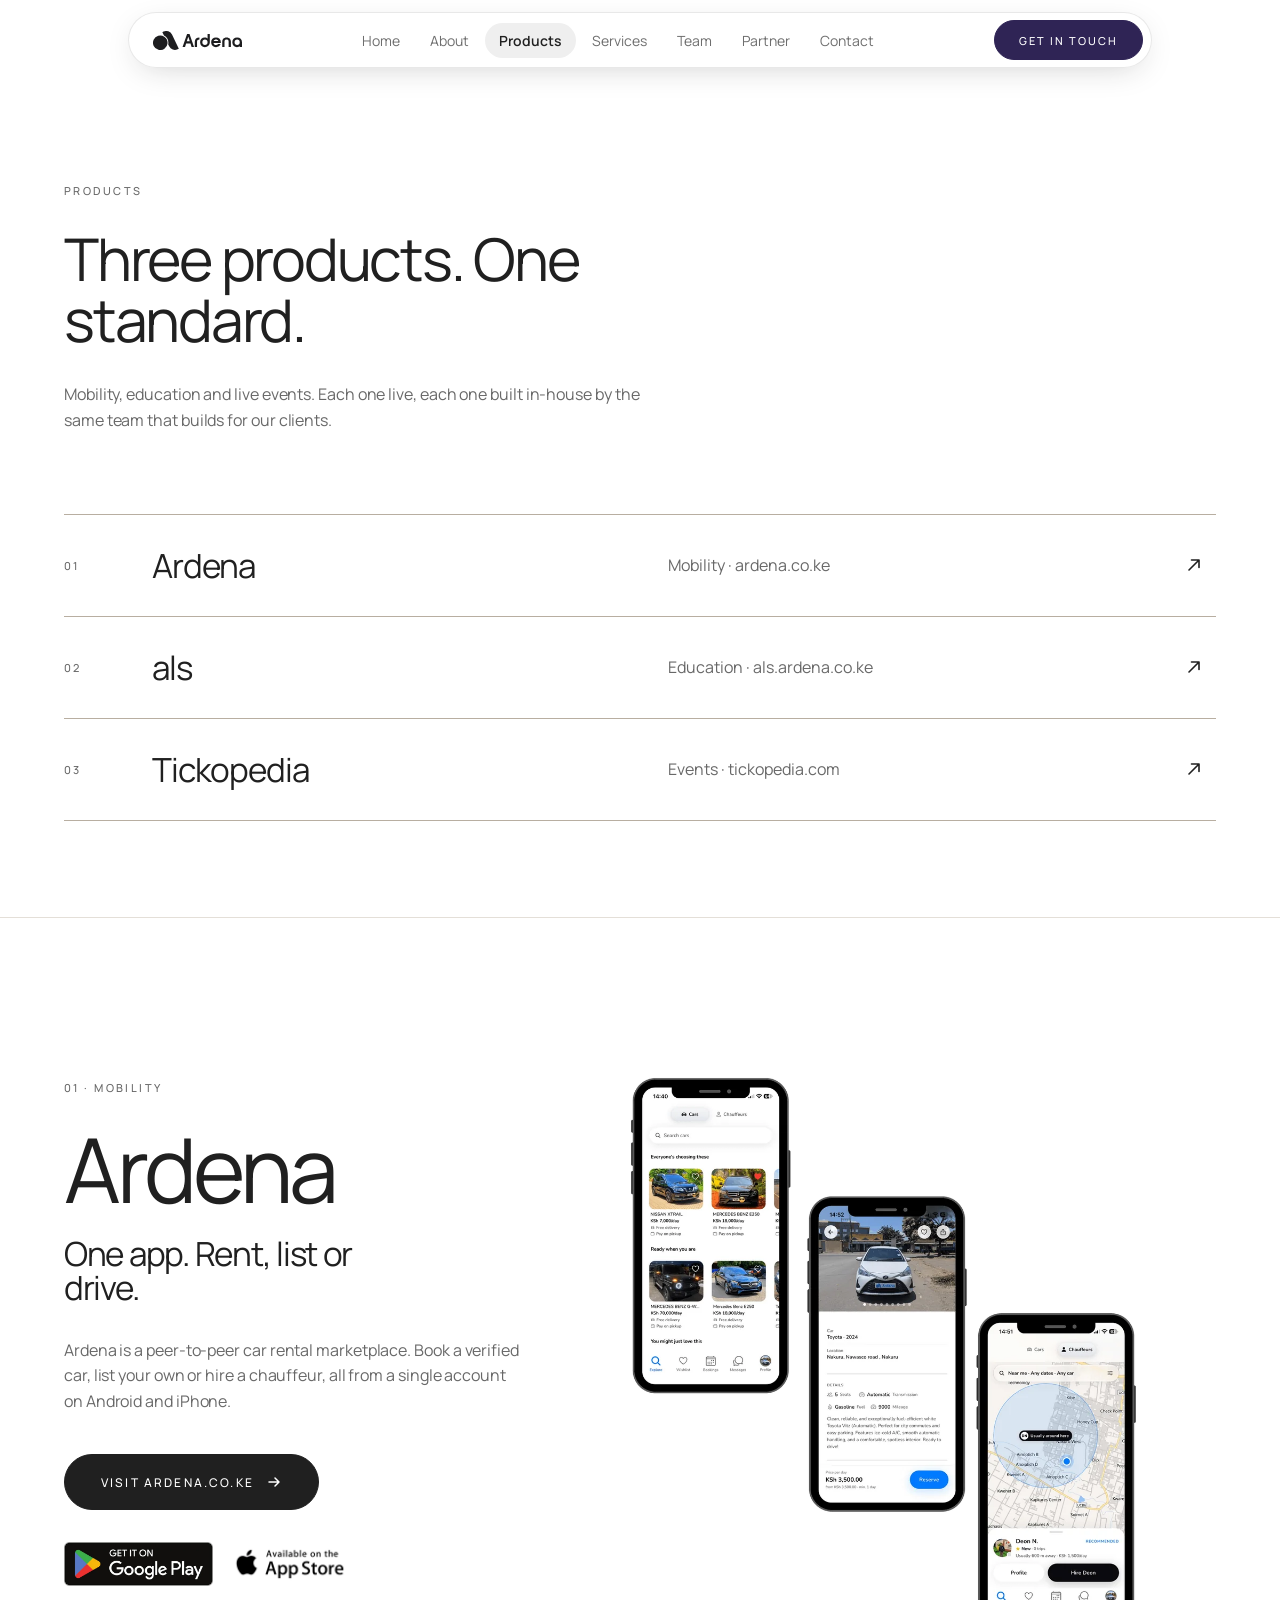
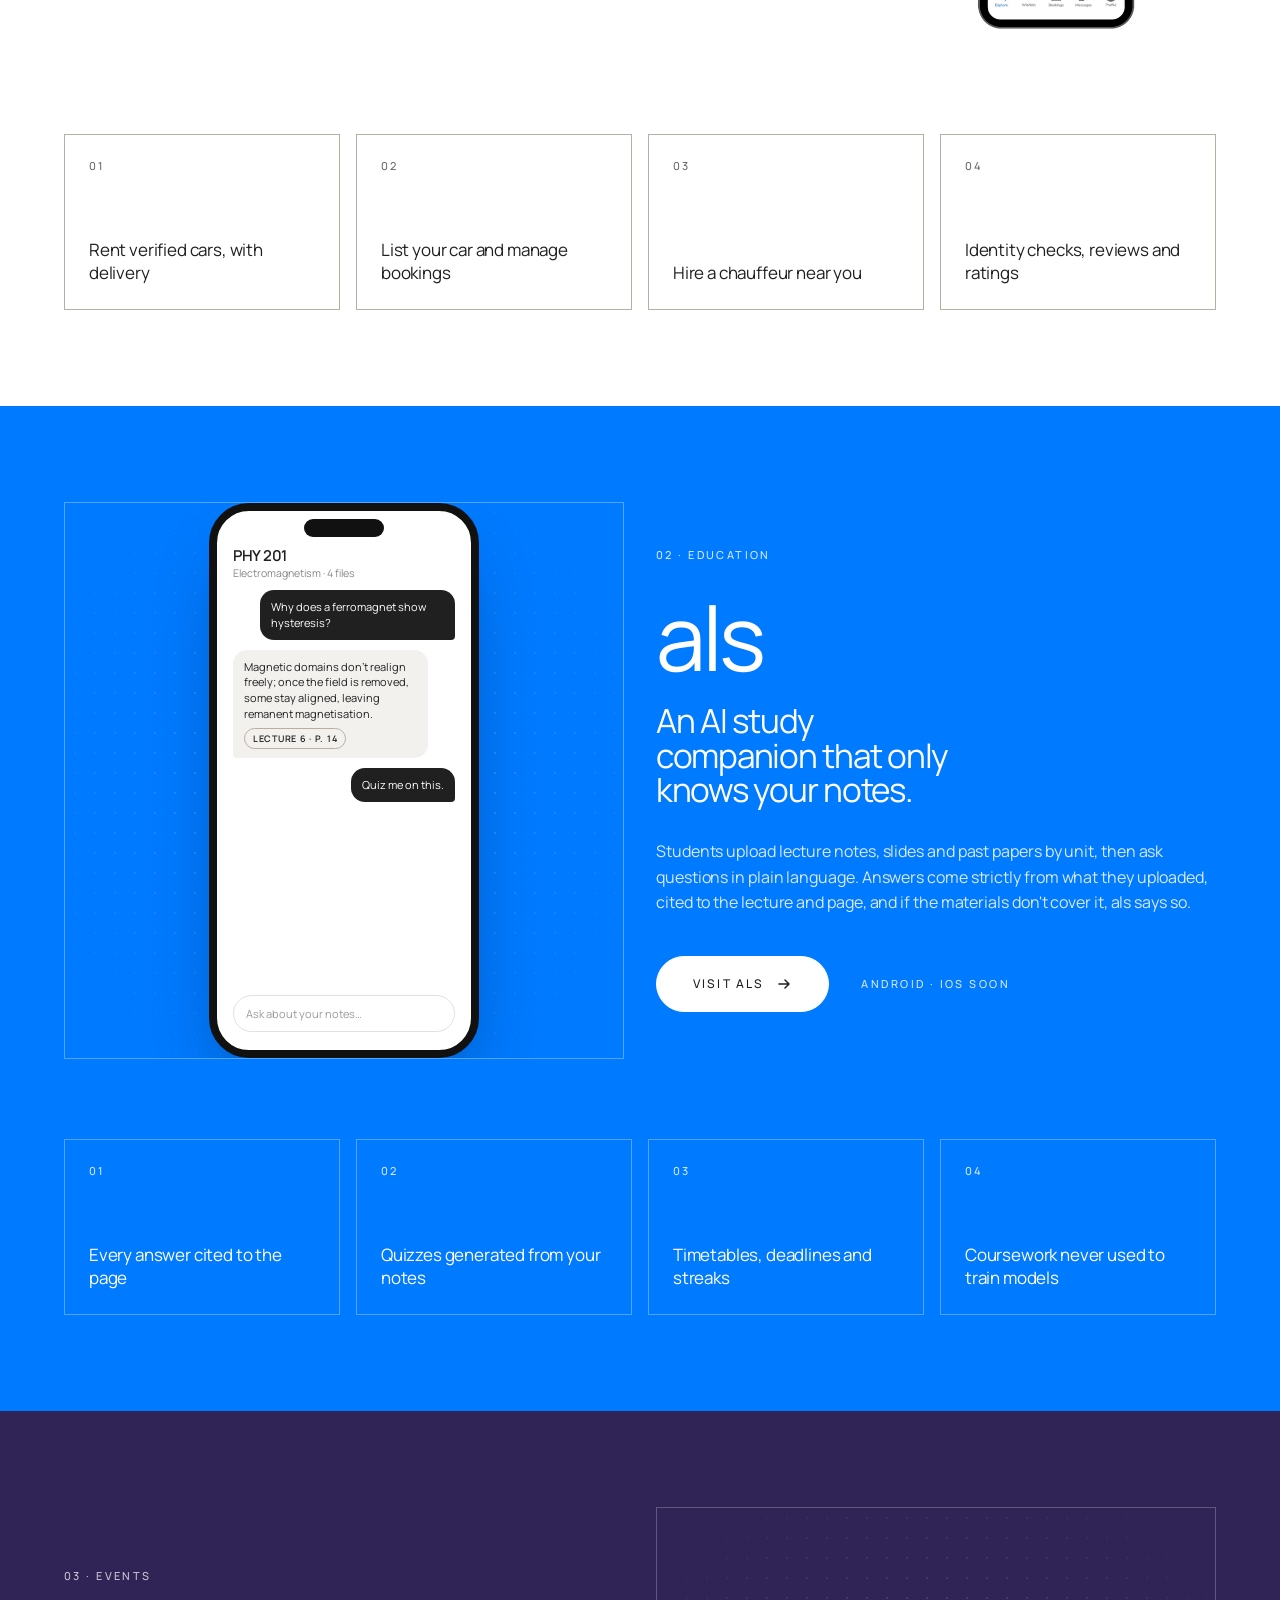
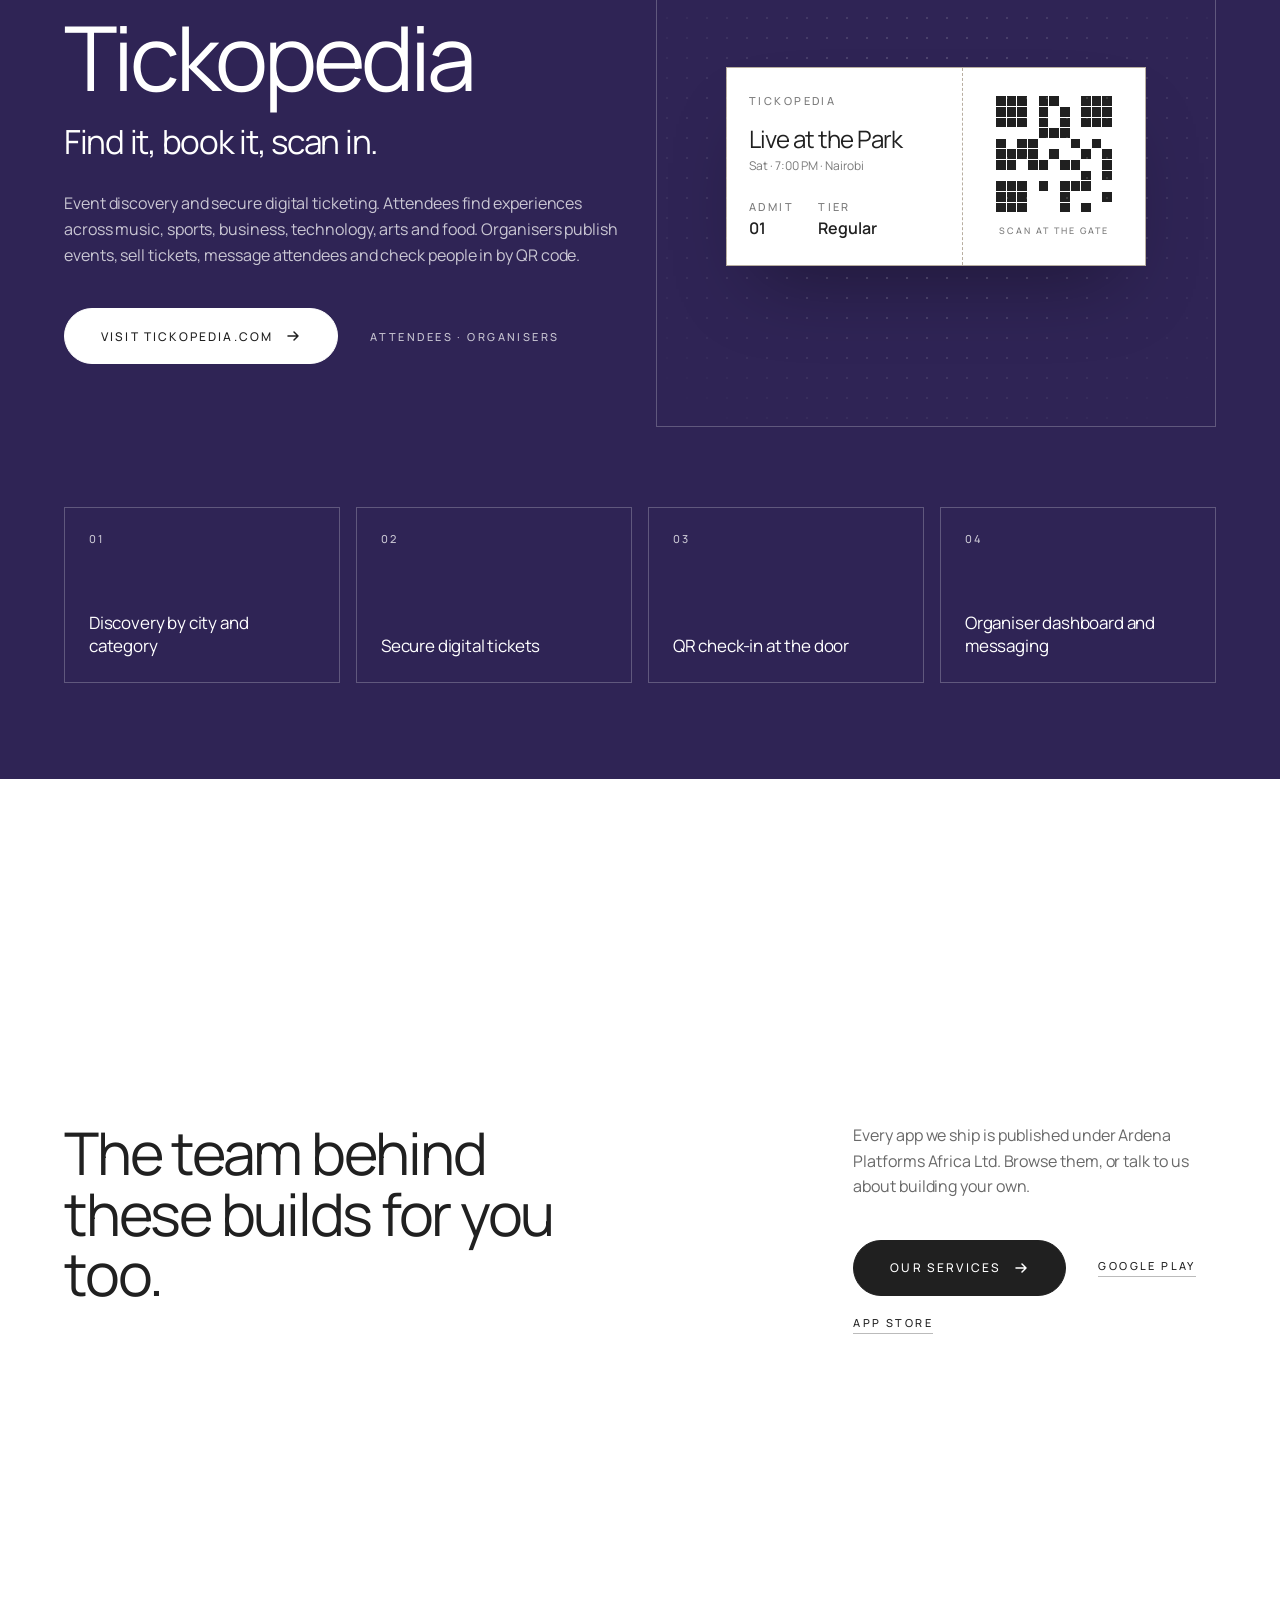
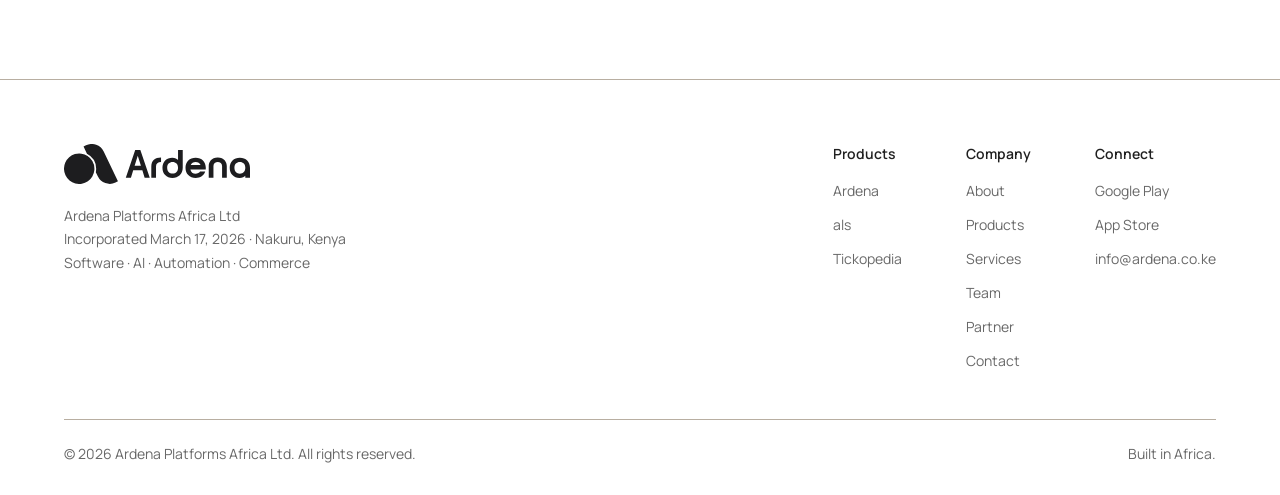
<file: products.html>
<!DOCTYPE html>
<html lang="en">
<head>
  <meta charset="UTF-8" />
  <meta name="viewport" content="width=device-width, initial-scale=1.0" />

  <title>Products | Ardena Platforms Africa Ltd</title>
  <meta name="description" content="Ardena, als and Tickopedia: the three platforms built by Ardena Platforms Africa Ltd, plus the web, mobile and custom software services we build for other businesses." />
  <link rel="canonical" href="https://corp.ardena.co.ke/products" />
  <meta name="robots" content="index, follow, max-image-preview:large, max-snippet:-1" />
  <meta name="theme-color" content="#007AFF" />

  <meta property="og:type" content="website" />
  <meta property="og:site_name" content="Ardena Platforms Africa Ltd" />
  <meta property="og:title" content="Products | Ardena Platforms Africa Ltd" />
  <meta property="og:description" content="Ardena, als and Tickopedia, plus the web, mobile and custom software we build for other businesses." />
  <meta property="og:url" content="https://corp.ardena.co.ke/products" />
  <meta property="og:locale" content="en_KE" />
  <meta name="twitter:card" content="summary_large_image" />

  <link rel="icon" href="/favicon.ico" sizes="any" />
  <link rel="icon" href="/assets/favicon-32.png" type="image/png" sizes="32x32" />
  <link rel="icon" href="/assets/favicon-96.png" type="image/png" sizes="96x96" />
  <link rel="apple-touch-icon" href="/assets/apple-touch-icon.png" />
  <link rel="preconnect" href="https://fonts.googleapis.com" />
  <link rel="preconnect" href="https://fonts.gstatic.com" crossorigin />
  <link href="https://fonts.googleapis.com/css2?family=DM+Serif+Display:ital@0;1&family=Manrope:wght@300..800&display=swap" rel="stylesheet" />
  <link rel="stylesheet" href="styles.css" />

  <script type="application/ld+json">
  {
    "@context": "https://schema.org",
    "@type": "ItemList",
    "name": "Products by Ardena Platforms Africa Ltd",
    "itemListElement": [
      {
        "@type": "ListItem",
        "position": 1,
        "item": {
          "@type": "SoftwareApplication",
          "name": "Ardena",
          "url": "https://ardena.co.ke",
          "applicationCategory": "TravelApplication",
          "description": "Peer-to-peer vehicle rental marketplace connecting hosts and clients."
        }
      },
      {
        "@type": "ListItem",
        "position": 2,
        "item": {
          "@type": "SoftwareApplication",
          "name": "als",
          "url": "https://als.ardena.co.ke",
          "applicationCategory": "EducationalApplication",
          "operatingSystem": "Android",
          "description": "AI study companion that answers only from a student's own uploaded coursework, with citations."
        }
      },
      {
        "@type": "ListItem",
        "position": 3,
        "item": {
          "@type": "SoftwareApplication",
          "name": "Tickopedia",
          "url": "https://tickopedia.com",
          "applicationCategory": "LifestyleApplication",
          "description": "Event discovery and secure digital ticketing platform with organiser tools and QR check-in."
        }
      }
    ]
  }
  </script>
</head>
<body>

  <header class="nav-wrapper" id="nav">
    <nav class="nav container">
      <a href="/" class="nav-logo" aria-label="Ardena Platforms Africa Ltd, home">
        <img src="assets/ardena.svg" alt="Ardena Platforms Africa Ltd" width="98" height="21" />
      </a>
      <div class="nav-center">
        <a href="/">Home</a>
        <a href="/about">About</a>
        <a href="/products" class="active">Products</a>
        <a href="/services">Services</a>
        <a href="/team">Team</a>
        <a href="/partner">Partner</a>
        <a href="/contact">Contact</a>
      </div>
      <div class="nav-right">
        <a href="/contact" class="btn btn-blue">Get in touch</a>
      </div>
      <button class="nav-toggle" id="navToggle" aria-label="Menu" aria-expanded="false" aria-controls="navDrawer">
        <span></span><span></span><span></span>
      </button>
    </nav>
  </header>
  <div class="nav-drawer" id="navDrawer">
    <a href="/">Home</a>
    <a href="/about">About</a>
    <a href="/products" class="active">Products</a>
    <a href="/services">Services</a>
    <a href="/team">Team</a>
    <a href="/partner">Partner</a>
    <a href="/contact">Contact</a>
    <a href="/contact" class="btn btn-blue btn-full" style="margin-top:12px;">Get in touch</a>
  </div>

  <!-- HERO -->
  <section class="chapter tone-white" aria-labelledby="page-title" style="padding-top:var(--nav-h)">
    <div class="wrap">
      <div class="my-auto">
        <p class="type-label muted hero-anim">Products</p>
        <h1 id="page-title" class="type-statement mw-16 hero-anim" style="margin-top:32px;animation-delay:.1s">Three products. One standard.</h1>
        <p class="type-lede muted mw-lede hero-anim" style="margin-top:32px;animation-delay:.2s">Mobility, education and live events. Each one live, each one built in-house by the same team that builds for our clients.</p>
      </div>
      <div class="push hero-anim" style="animation-delay:.3s"><ol class="index-rows">
        <li><a href="#ardena"><span class="type-label muted">01</span><span class="index-name">Ardena</span><span class="muted">Mobility · ardena.co.ke</span><svg width="20" height="20" viewBox="0 0 16 16" fill="none" aria-hidden="true"><path d="M4 12L12 4M6 4h6v6" stroke="currentColor" stroke-width="1.3" stroke-linecap="round" stroke-linejoin="round"/></svg></a></li>
        <li><a href="#als"><span class="type-label muted">02</span><span class="index-name">als</span><span class="muted">Education · als.ardena.co.ke</span><svg width="20" height="20" viewBox="0 0 16 16" fill="none" aria-hidden="true"><path d="M4 12L12 4M6 4h6v6" stroke="currentColor" stroke-width="1.3" stroke-linecap="round" stroke-linejoin="round"/></svg></a></li>
        <li><a href="#tickopedia"><span class="type-label muted">03</span><span class="index-name">Tickopedia</span><span class="muted">Events · tickopedia.com</span><svg width="20" height="20" viewBox="0 0 16 16" fill="none" aria-hidden="true"><path d="M4 12L12 4M6 4h6v6" stroke="currentColor" stroke-width="1.3" stroke-linecap="round" stroke-linejoin="round"/></svg></a></li>
      </ol></div>
    </div>
  </section>

  <section class="chapter tone-white" id="ardena" aria-label="Ardena">
    <div class="wrap">
      <div class="grid12" style="align-items:center">
        <div class="c-5" data-anim="up">
          <p class="type-label muted">01 · Mobility</p>
          <h2 class="type-display" style="margin-top:32px">Ardena</h2>
          <p class="type-statement mw-16" style="margin-top:24px;font-size:clamp(1.5rem,2.6vw,2.4rem)">One app. Rent, list or drive.</p>
          <p class="type-lede muted mw-lede" style="margin-top:32px">
            Ardena is a peer-to-peer car rental marketplace. Book a verified car,
            list your own or hire a chauffeur, all from a single account on
            Android and iPhone.
          </p>
          <div style="margin-top:40px;display:flex;flex-wrap:wrap;align-items:center;gap:20px 32px">
            <a href="https://ardena.co.ke" target="_blank" rel="noopener" class="btn btn-dark">Visit ardena.co.ke <svg width="16" height="16" viewBox="0 0 16 16" fill="none" aria-hidden="true"><path d="M3 8h10M9 4l4 4-4 4" stroke="currentColor" stroke-width="1.5" stroke-linecap="round" stroke-linejoin="round"/></svg></a>
          </div>
          <div class="store-row">
            <a href="https://play.google.com/store/apps/dev?id=6656048407762494190" target="_blank" rel="noopener"><img src="assets/badge-play.webp" alt="Get it on Google Play" width="148" height="44" loading="lazy" /></a>
            <a href="https://apps.apple.com/ke/developer/ardena-platforms-africa-ltd/id6771888695" target="_blank" rel="noopener"><img src="assets/badge-appstore.webp" alt="Download on the App Store" width="130" height="44" loading="lazy" /></a>
          </div>
        </div>
        <div class="c-7" data-anim="up" style="--delay:120ms">
          <div class="stage stage-plain">
            <img src="assets/ardena-ios.webp" alt="The Ardena app on iPhone: browsing cars, a car listing, and hiring a chauffeur on the map" class="stage-shot" width="1200" height="1200" loading="lazy" />
          </div>
        </div>
      </div>
      <ul class="included push" data-anim="up"><li><span class="type-label muted">01</span>Rent verified cars, with delivery</li><li><span class="type-label muted">02</span>List your car and manage bookings</li><li><span class="type-label muted">03</span>Hire a chauffeur near you</li><li><span class="type-label muted">04</span>Identity checks, reviews and ratings</li></ul>
    </div>
  </section>

  <section class="chapter tone-blue" id="als" aria-label="als">
    <div class="wrap">
      <div class="grid12" style="align-items:center">
        <div class="c-6" data-anim="up" style="--delay:120ms">
          <div class="stage" aria-hidden="true">
            <div class="phone">
              <div class="phone-notch"></div>
              <div><div class="m-title">PHY 201</div><div class="m-sub">Electromagnetism · 4 files</div></div>
              <div class="m-bubble m-me">Why does a ferromagnet show hysteresis?</div>
              <div class="m-bubble m-ai">Magnetic domains don't realign freely; once the field is removed, some stay aligned, leaving remanent magnetisation.<br /><span class="m-cite">Lecture 6 · p. 14</span></div>
              <div class="m-bubble m-me">Quiz me on this.</div>
              <div class="m-input">Ask about your notes…</div>
            </div>
          </div>
        </div>
        <div class="c-6" data-anim="up">
          <p class="type-label muted">02 · Education</p>
          <h2 class="type-display" style="margin-top:32px">als</h2>
          <p class="type-statement mw-16" style="margin-top:24px;font-size:clamp(1.5rem,2.6vw,2.4rem)">An AI study companion that only knows your notes.</p>
          <p class="type-lede muted mw-lede" style="margin-top:32px">Students upload lecture notes, slides and past papers by unit, then ask questions in plain language. Answers come strictly from what they uploaded, cited to the lecture and page, and if the materials don't cover it, als says so.</p>
          <div style="margin-top:40px;display:flex;flex-wrap:wrap;align-items:center;gap:20px 32px">
            <a href="https://als.ardena.co.ke" target="_blank" rel="noopener" class="btn btn-white">Visit als <svg width="16" height="16" viewBox="0 0 16 16" fill="none" aria-hidden="true"><path d="M3 8h10M9 4l4 4-4 4" stroke="currentColor" stroke-width="1.5" stroke-linecap="round" stroke-linejoin="round"/></svg></a>
            <span class="type-label muted">Android · iOS soon</span>
          </div>
        </div>
      </div>
      <ul class="included push" data-anim="up"><li><span class="type-label muted">01</span>Every answer cited to the page</li><li><span class="type-label muted">02</span>Quizzes generated from your notes</li><li><span class="type-label muted">03</span>Timetables, deadlines and streaks</li><li><span class="type-label muted">04</span>Coursework never used to train models</li></ul>
    </div>
  </section>

  <section class="chapter tone-purple" id="tickopedia" aria-label="Tickopedia">
    <div class="wrap">
      <div class="grid12" style="align-items:center">
        <div class="c-6" data-anim="up">
          <p class="type-label muted">03 · Events</p>
          <h2 class="type-display" style="margin-top:32px">Tickopedia</h2>
          <p class="type-statement mw-16" style="margin-top:24px;font-size:clamp(1.5rem,2.6vw,2.4rem)">Find it, book it, scan in.</p>
          <p class="type-lede muted mw-lede" style="margin-top:32px">Event discovery and secure digital ticketing. Attendees find experiences across music, sports, business, technology, arts and food. Organisers publish events, sell tickets, message attendees and check people in by QR code.</p>
          <div style="margin-top:40px;display:flex;flex-wrap:wrap;align-items:center;gap:20px 32px">
            <a href="https://tickopedia.com" target="_blank" rel="noopener" class="btn btn-white">Visit tickopedia.com <svg width="16" height="16" viewBox="0 0 16 16" fill="none" aria-hidden="true"><path d="M3 8h10M9 4l4 4-4 4" stroke="currentColor" stroke-width="1.5" stroke-linecap="round" stroke-linejoin="round"/></svg></a>
            <span class="type-label muted">Attendees · Organisers</span>
          </div>
        </div>
        <div class="c-6" data-anim="up" style="--delay:120ms">
          <div class="stage" aria-hidden="true">
            <div class="ticket">
              <div class="ticket-main">
                <span class="type-label" style="color:rgba(32,32,32,.6)">Tickopedia</span>
                <span class="ticket-event">Live at the Park</span>
                <span style="font-size:12px;color:rgba(32,32,32,.6)">Sat · 7:00 PM · Nairobi</span>
                <div class="ticket-row"><span><em class="type-label" style="color:rgba(32,32,32,.6)">Admit</em>01</span><span><em class="type-label" style="color:rgba(32,32,32,.6)">Tier</em>Regular</span></div>
              </div>
              <div class="ticket-stub">
                <div class="qr"><i></i><i></i><i></i><b></b><i></i><i></i><b></b><b></b><i></i><i></i><i></i><i></i><i></i><i></i><b></b><i></i><b></b><i></i><b></b><i></i><i></i><i></i><i></i><i></i><i></i><b></b><i></i><b></b><i></i><b></b><i></i><i></i><i></i><b></b><b></b><b></b><b></b><i></i><i></i><i></i><b></b><b></b><b></b><b></b><i></i><b></b><i></i><i></i><b></b><b></b><b></b><i></i><b></b><i></i><b></b><i></i><i></i><i></i><i></i><b></b><i></i><b></b><b></b><i></i><b></b><i></i><i></i><i></i><b></b><i></i><i></i><b></b><i></i><i></i><b></b><b></b><i></i><b></b><b></b><b></b><b></b><b></b><b></b><b></b><b></b><i></i><b></b><i></i><i></i><i></i><i></i><b></b><i></i><b></b><i></i><i></i><i></i><b></b><b></b><i></i><i></i><i></i><b></b><b></b><b></b><i></i><b></b><b></b><b></b><i></i><i></i><i></i><i></i><b></b><b></b><b></b><i></i><b></b><i></i><b></b><b></b></div>
                <span class="type-label" style="color:rgba(32,32,32,.6);font-size:9px">Scan at the gate</span>
              </div>
            </div>
          </div>
        </div>
      </div>
      <ul class="included push" data-anim="up"><li><span class="type-label muted">01</span>Discovery by city and category</li><li><span class="type-label muted">02</span>Secure digital tickets</li><li><span class="type-label muted">03</span>QR check-in at the door</li><li><span class="type-label muted">04</span>Organiser dashboard and messaging</li></ul>
    </div>
  </section>

  <!-- CLOSING -->
  <section class="chapter tone-white" aria-labelledby="close-title">
    <div class="wrap">
      <div class="grid12 my-auto">
        <h2 id="close-title" class="type-statement mw-14 c-8" data-anim="up">The team behind these builds for you too.</h2>
        <div class="c-4 self-end" data-anim="up" style="--delay:120ms">
          <p class="type-lede muted">Every app we ship is published under Ardena Platforms Africa Ltd. Browse them, or talk to us about building your own.</p>
          <div style="margin-top:40px;display:flex;flex-wrap:wrap;align-items:center;gap:20px 32px">
            <a href="/services" class="btn btn-dark">Our services <svg width="16" height="16" viewBox="0 0 16 16" fill="none" aria-hidden="true"><path d="M3 8h10M9 4l4 4-4 4" stroke="currentColor" stroke-width="1.5" stroke-linecap="round" stroke-linejoin="round"/></svg></a>
            <a href="https://play.google.com/store/apps/dev?id=6656048407762494190" target="_blank" rel="noopener" class="text-link type-label">Google Play</a>
            <a href="https://apps.apple.com/ke/developer/ardena-platforms-africa-ltd/id6771888695" target="_blank" rel="noopener" class="text-link type-label">App Store</a>
          </div>
        </div>
      </div>
    </div>
  </section>

  <!-- FOOTER -->
  <footer class="footer">
    <div class="container">
      <div class="footer-main">
        <div>
          <div class="footer-logo-wrap">
            <a href="/"><img src="assets/ardena.svg" alt="Ardena Platforms Africa Ltd" class="footer-logo" /></a>
          </div>
          <p class="footer-tagline">
            Ardena Platforms Africa Ltd<br />
            Incorporated March 17, 2026 &middot; Nakuru, Kenya<br />
            Software &middot; AI &middot; Automation &middot; Commerce
          </p>
        </div>
        <div class="footer-cols">
          <div class="footer-col">
            <h5>Products</h5>
            <ul>
              <li><a href="https://ardena.co.ke" target="_blank" rel="noopener">Ardena</a></li>
              <li><a href="https://als.ardena.co.ke" target="_blank" rel="noopener">als</a></li>
              <li><a href="https://tickopedia.com" target="_blank" rel="noopener">Tickopedia</a></li>
            </ul>
          </div>
          <div class="footer-col">
            <h5>Company</h5>
            <ul>
              <li><a href="/about">About</a></li>
              <li><a href="/products">Products</a></li>
              <li><a href="/services">Services</a></li>
              <li><a href="/team">Team</a></li>
              <li><a href="/partner">Partner</a></li>
              <li><a href="/contact">Contact</a></li>
            </ul>
          </div>
          <div class="footer-col">
            <h5>Connect</h5>
            <ul>
              <li><a href="https://play.google.com/store/apps/dev?id=6656048407762494190" target="_blank" rel="noopener">Google Play</a></li>
              <li><a href="https://apps.apple.com/ke/developer/ardena-platforms-africa-ltd/id6771888695" target="_blank" rel="noopener">App Store</a></li>
              <li><a href="mailto:info@ardena.co.ke">info@ardena.co.ke</a></li>
            </ul>
          </div>
        </div>
      </div>
      <div class="footer-bottom">
        <span>&copy; 2026 Ardena Platforms Africa Ltd. All rights reserved.</span>
        <span>Built in Africa.</span>
      </div>
    </div>
  </footer>

  <script src="script.js"></script>
</body>
</html>
</file>
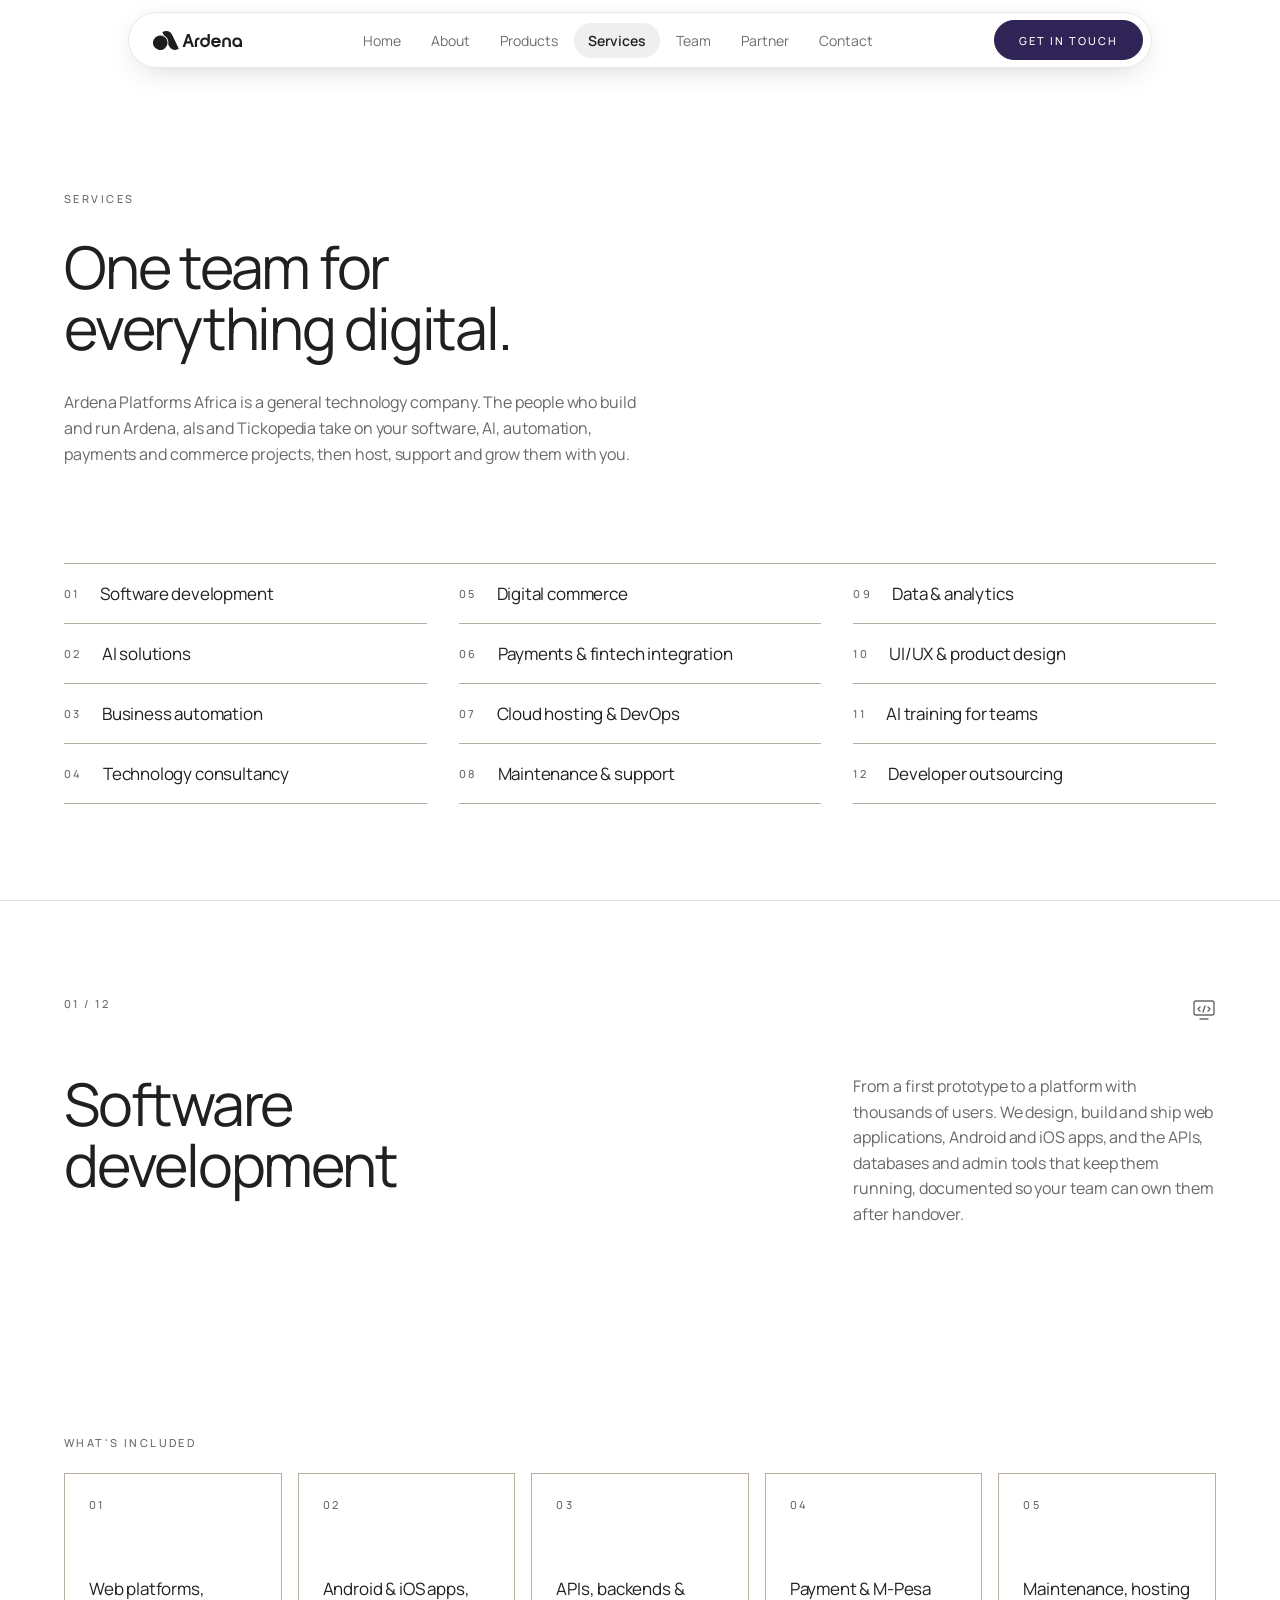
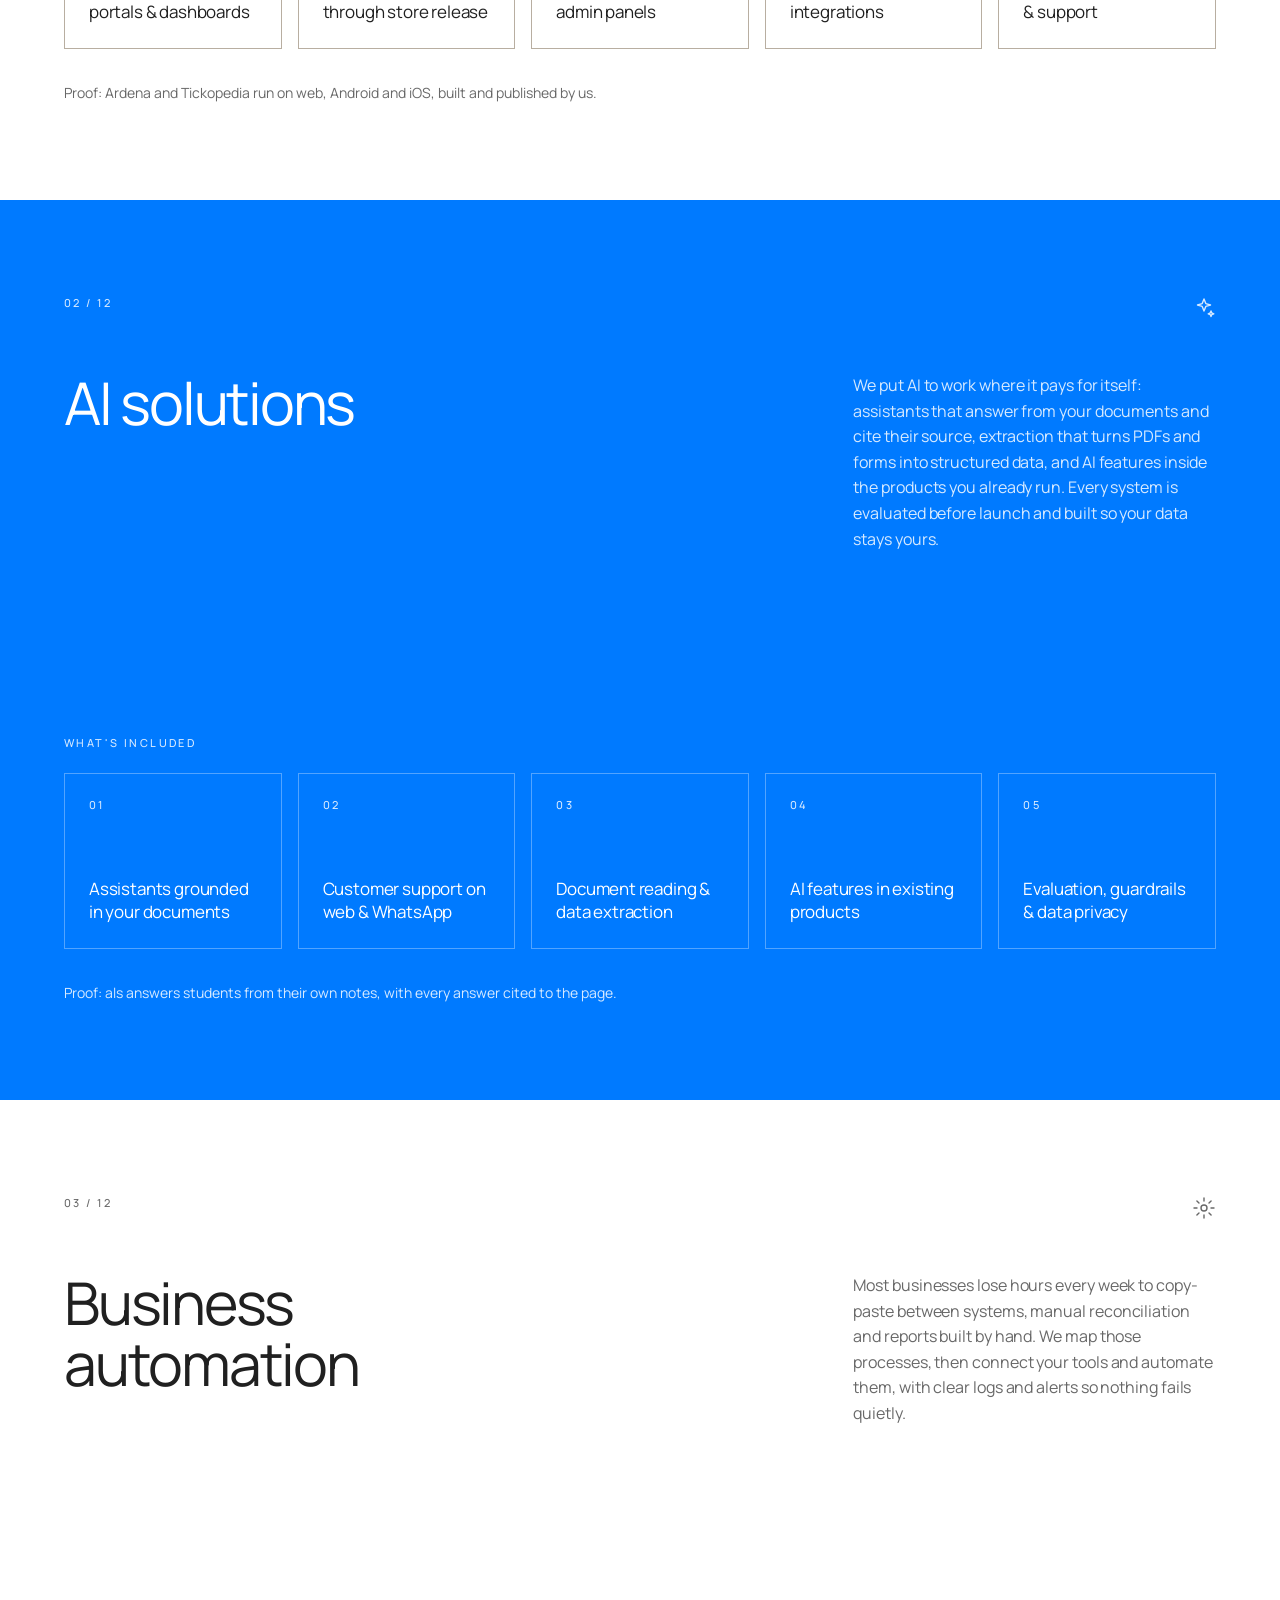
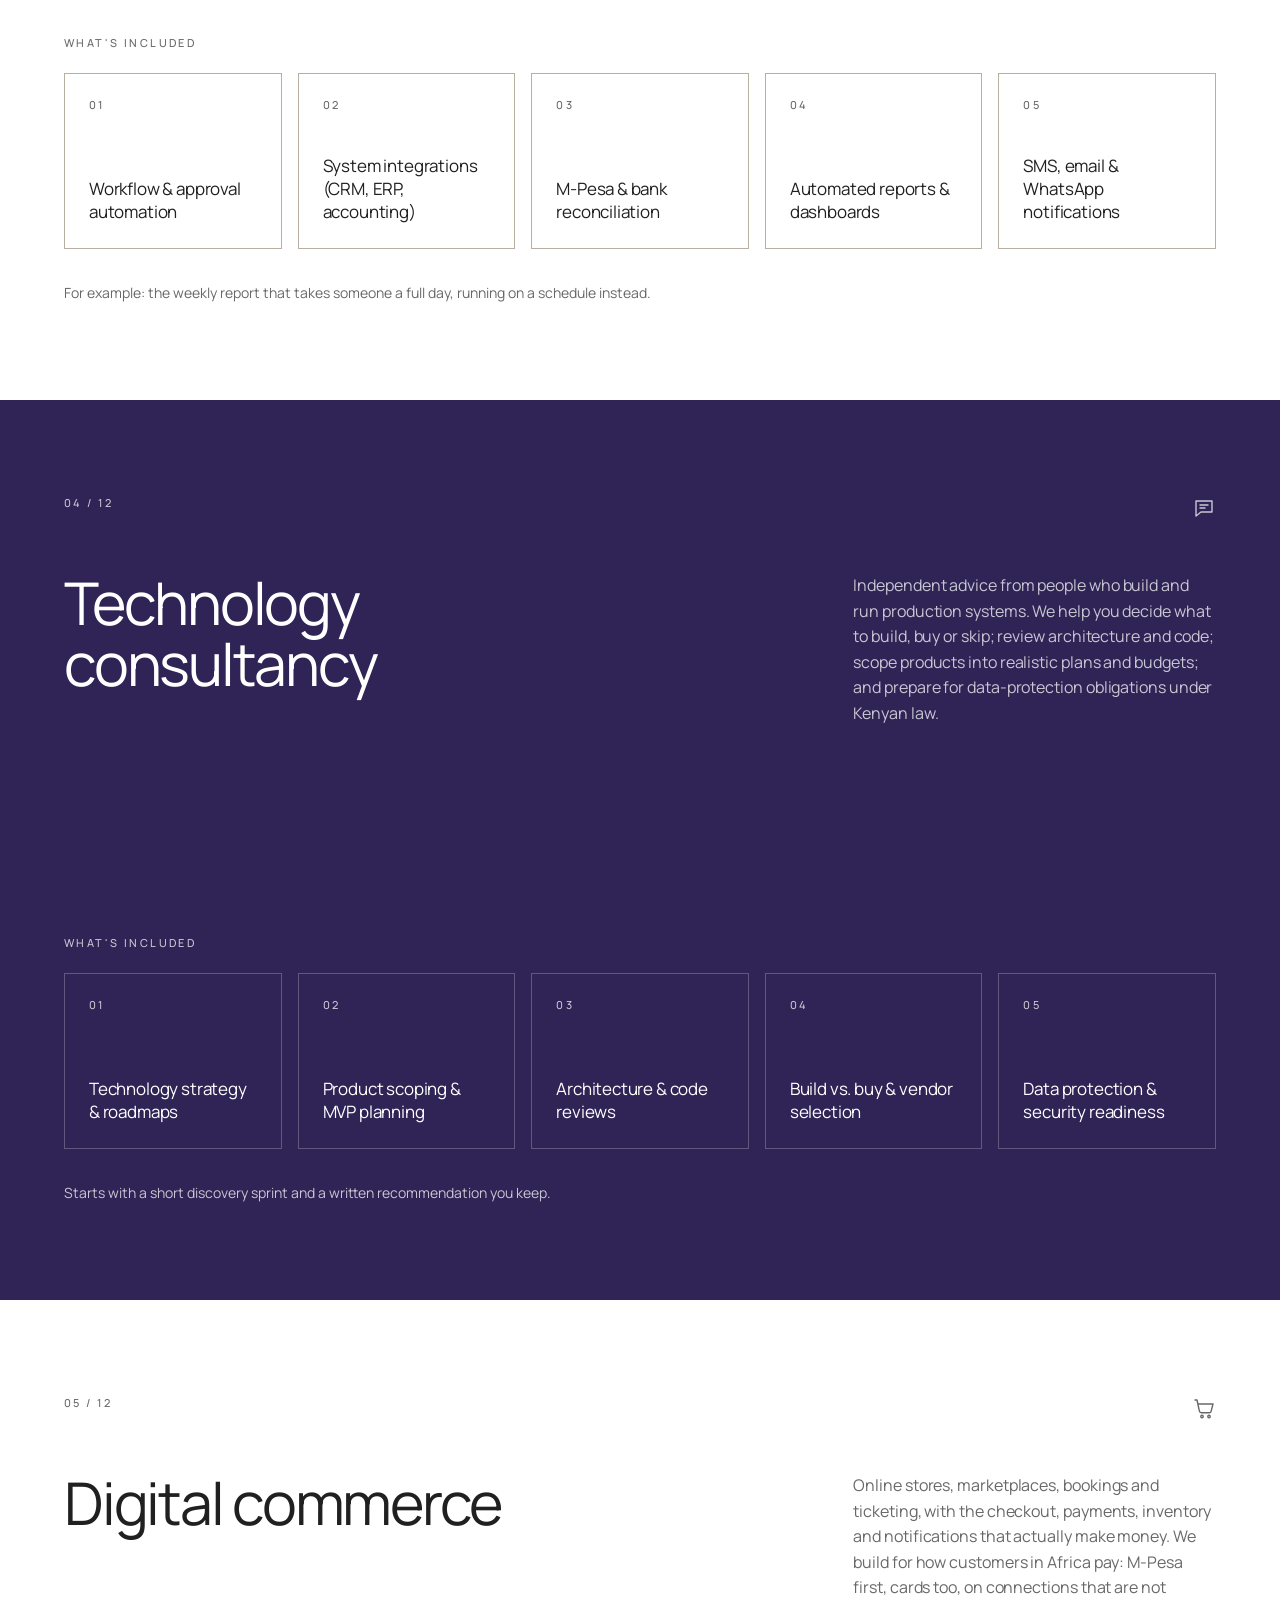
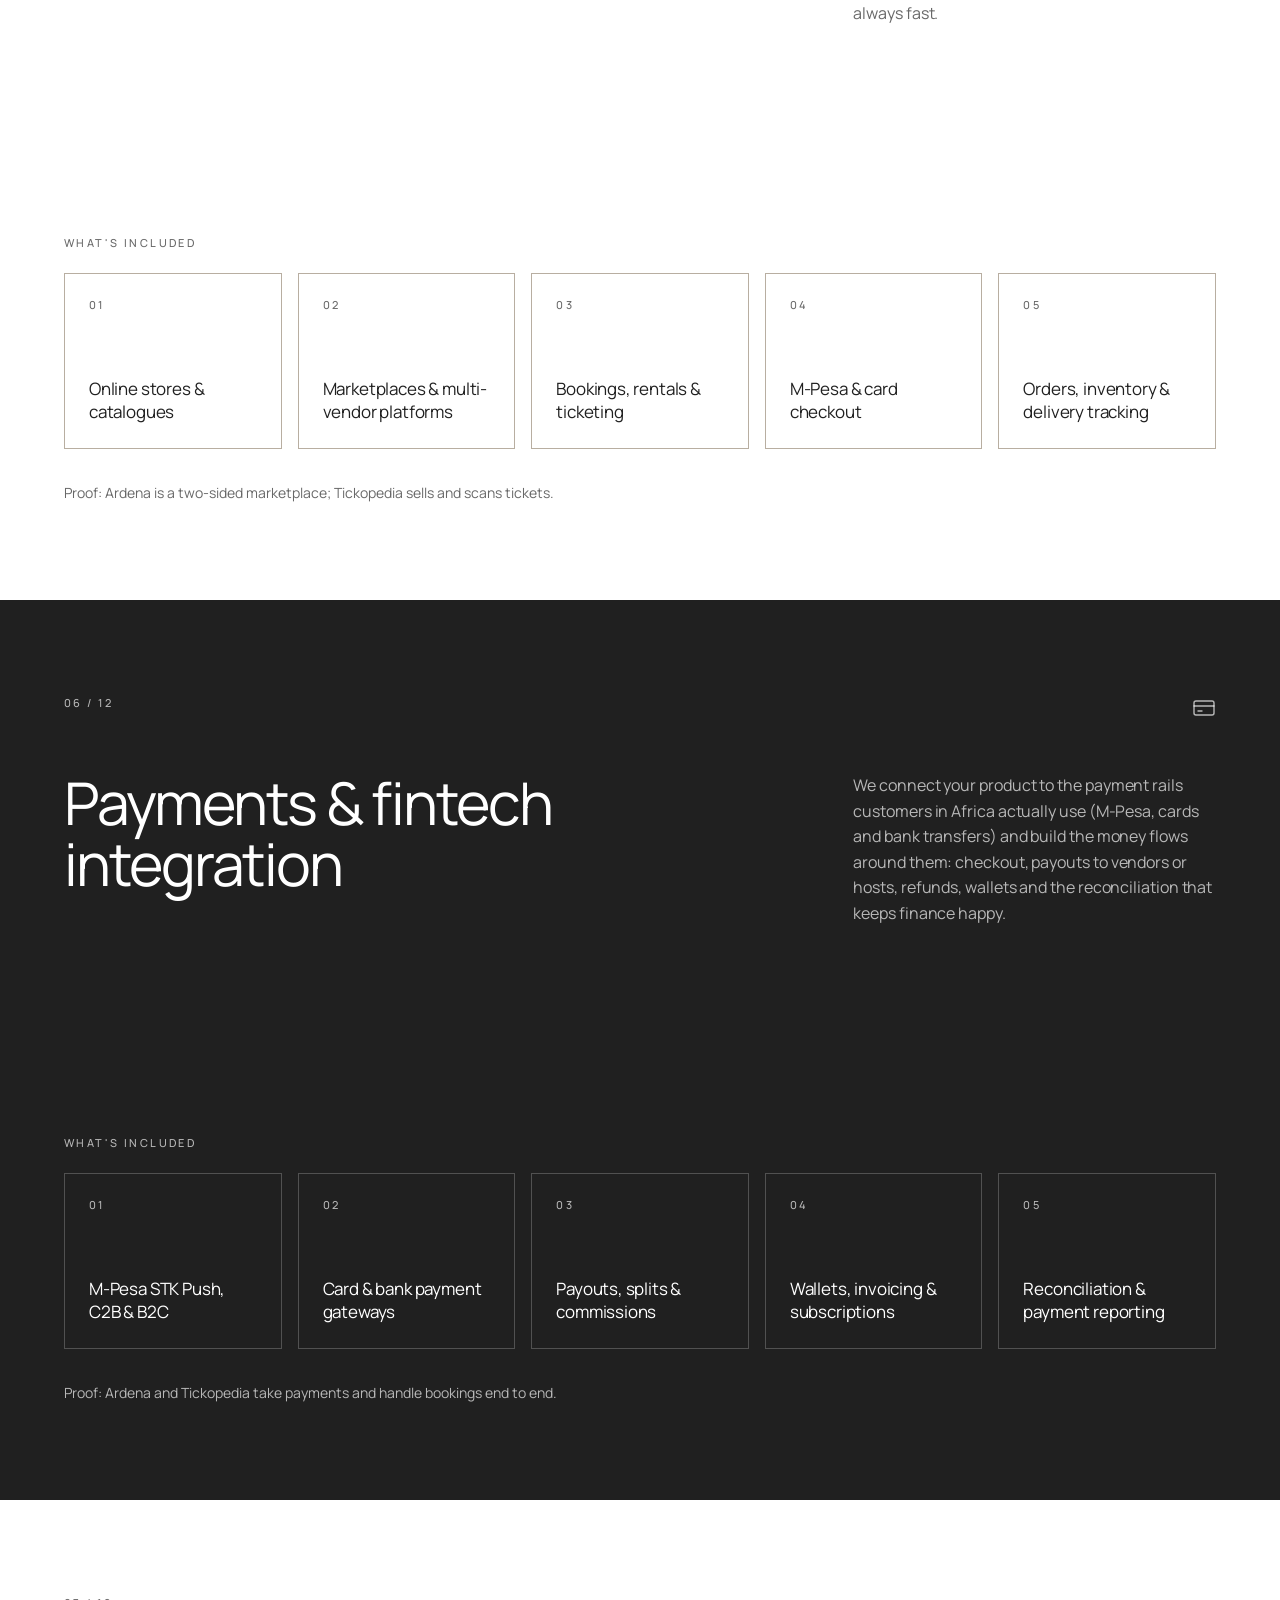
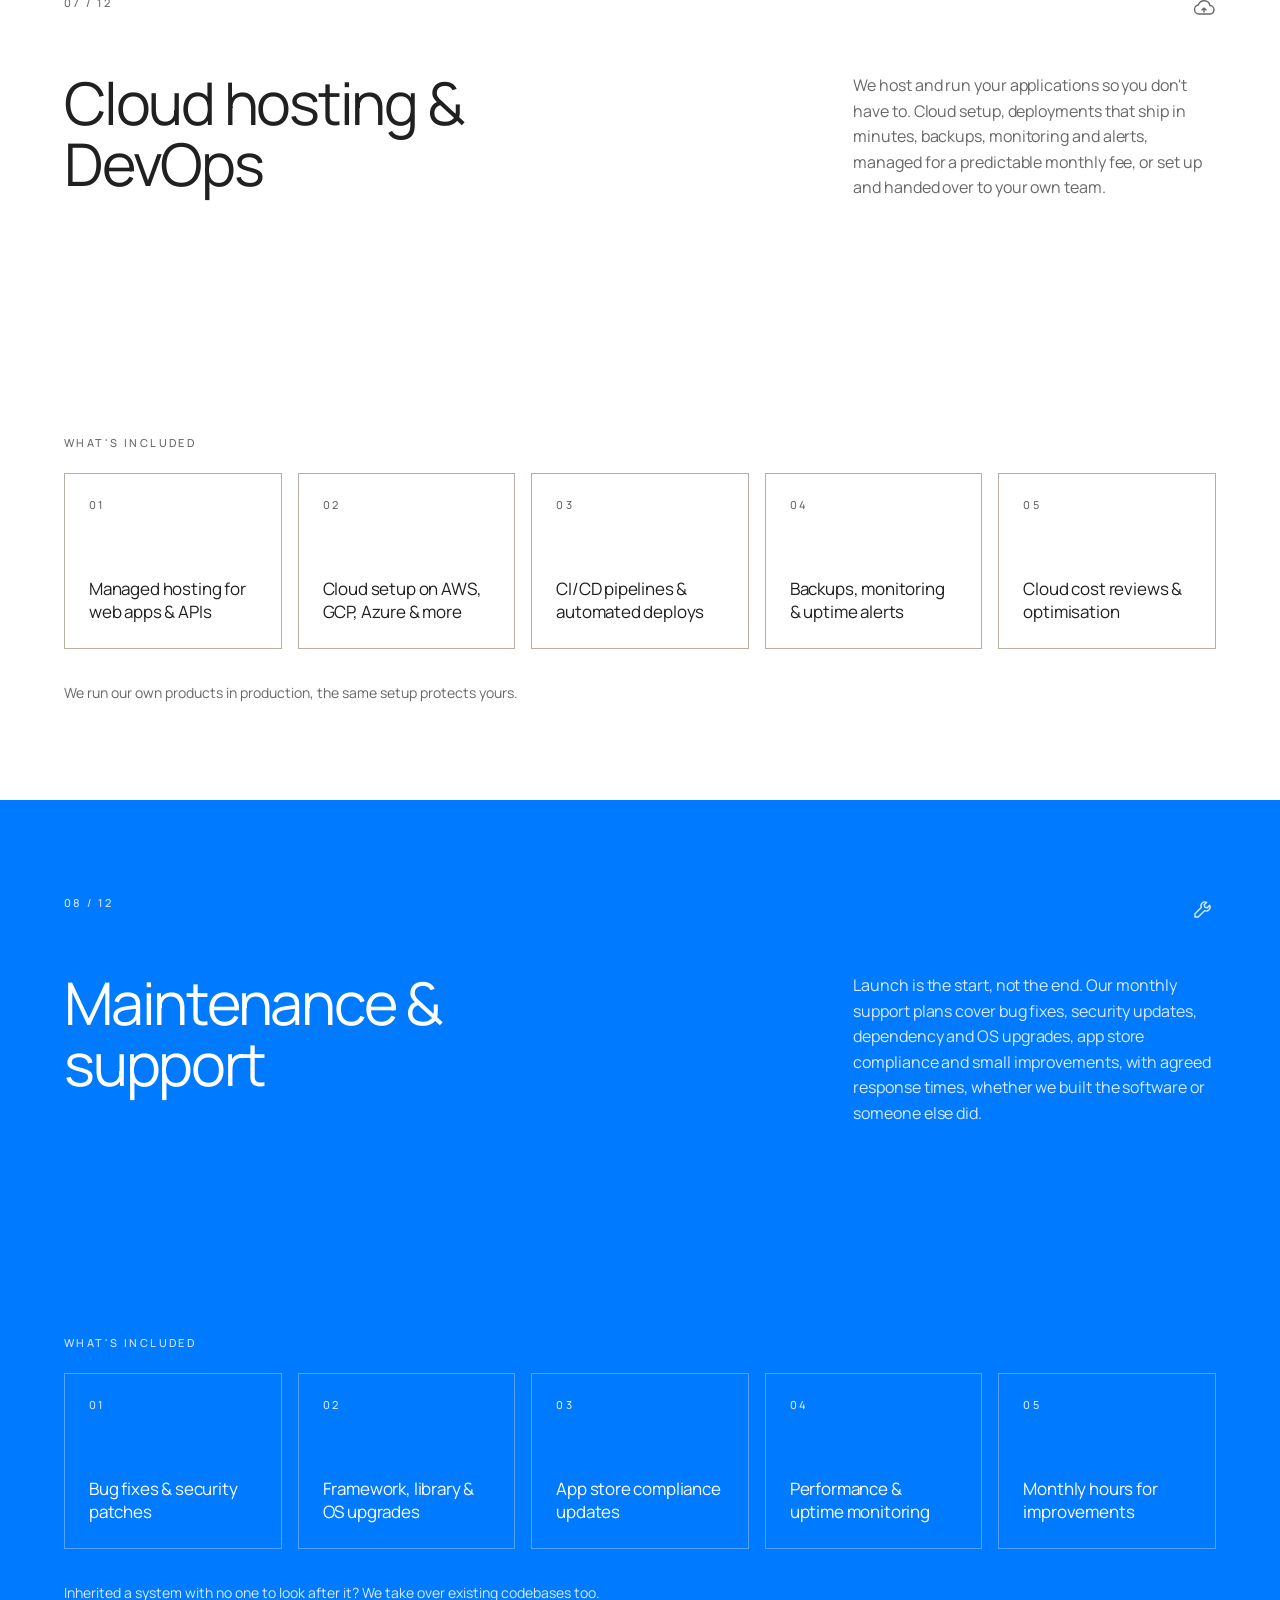
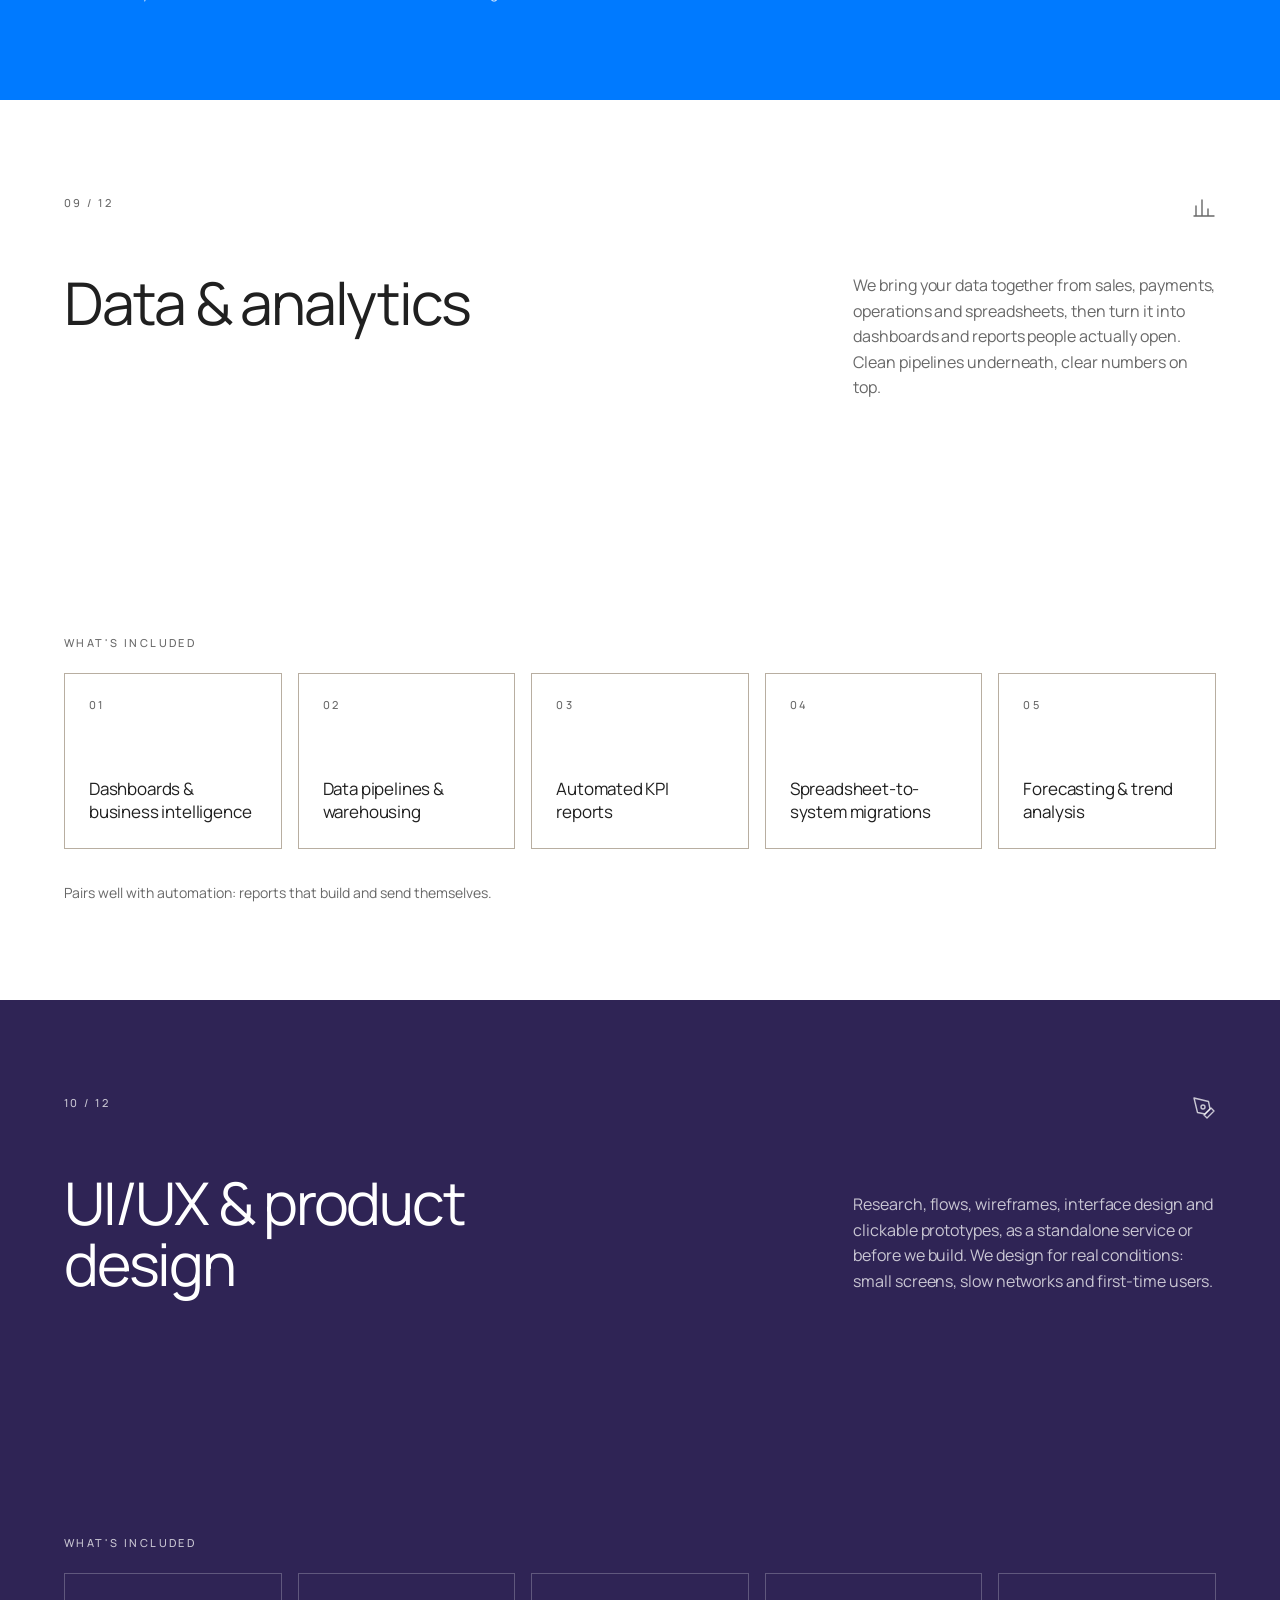
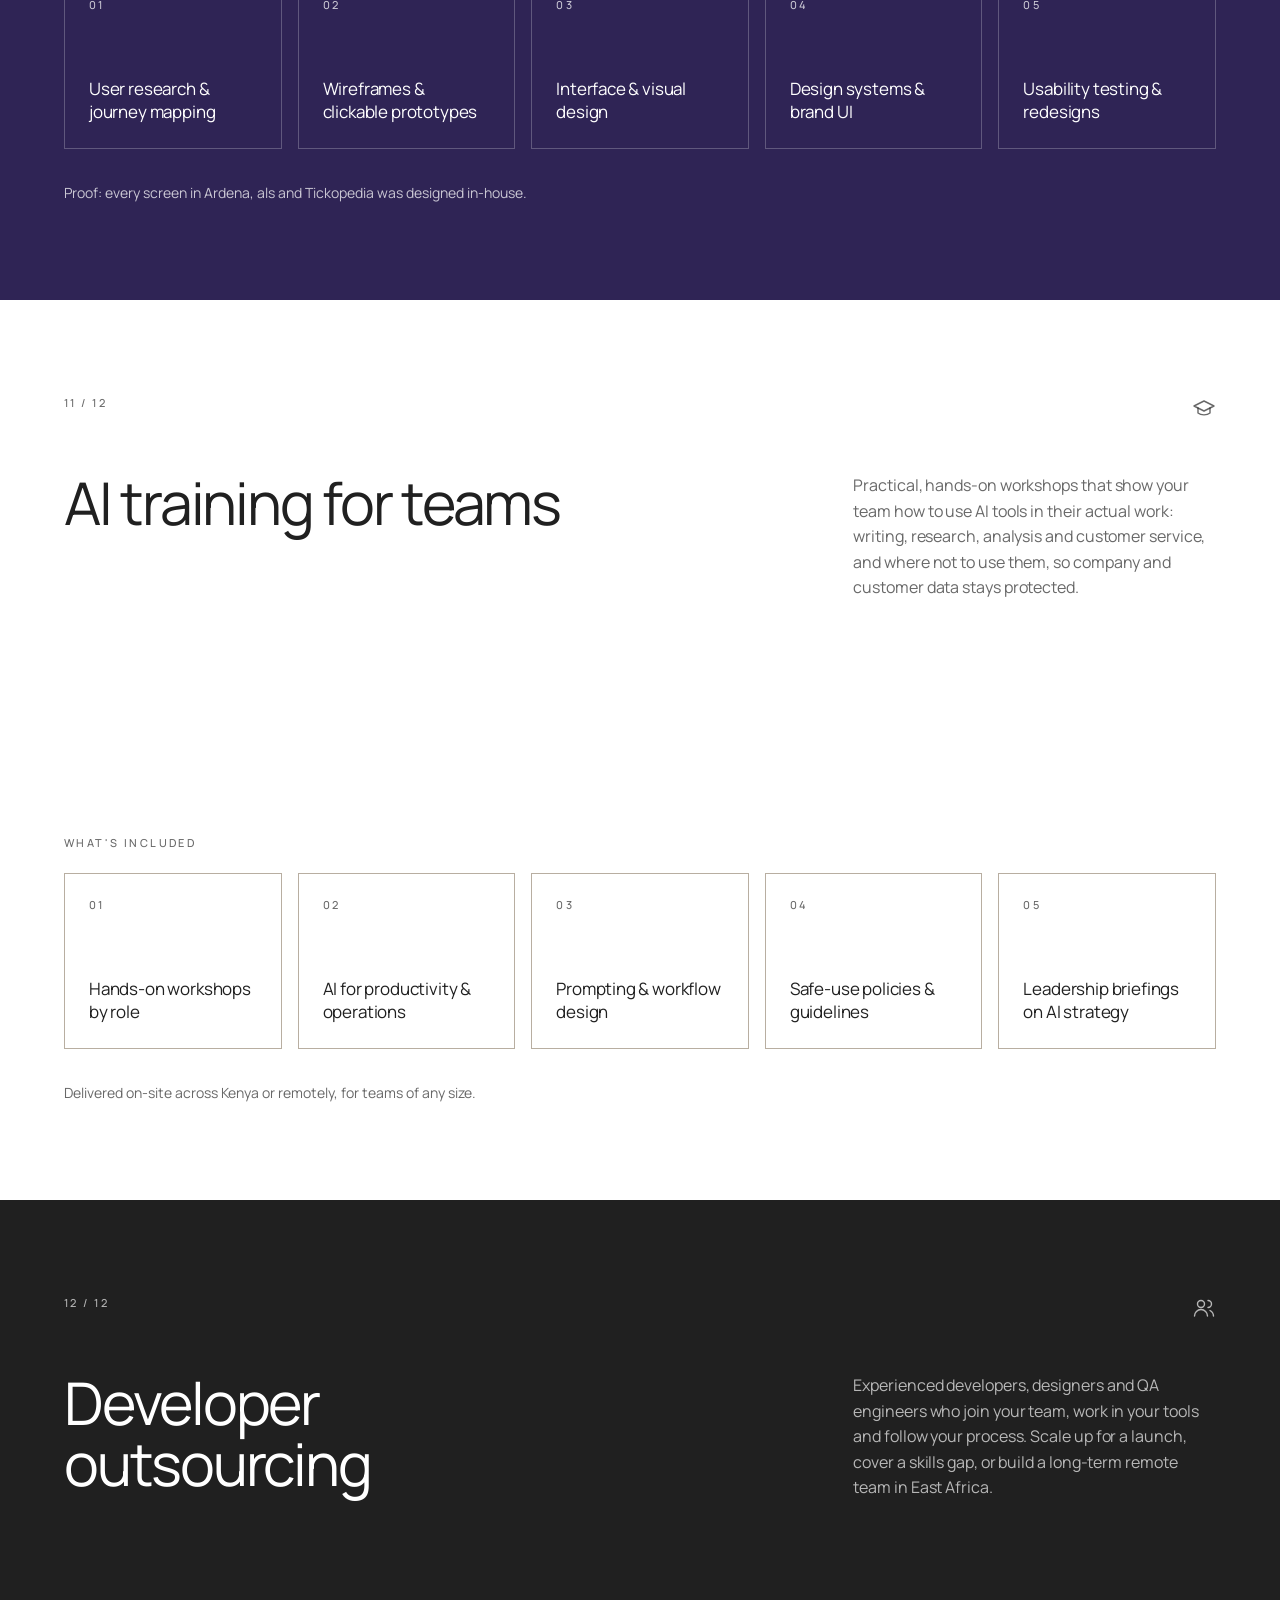
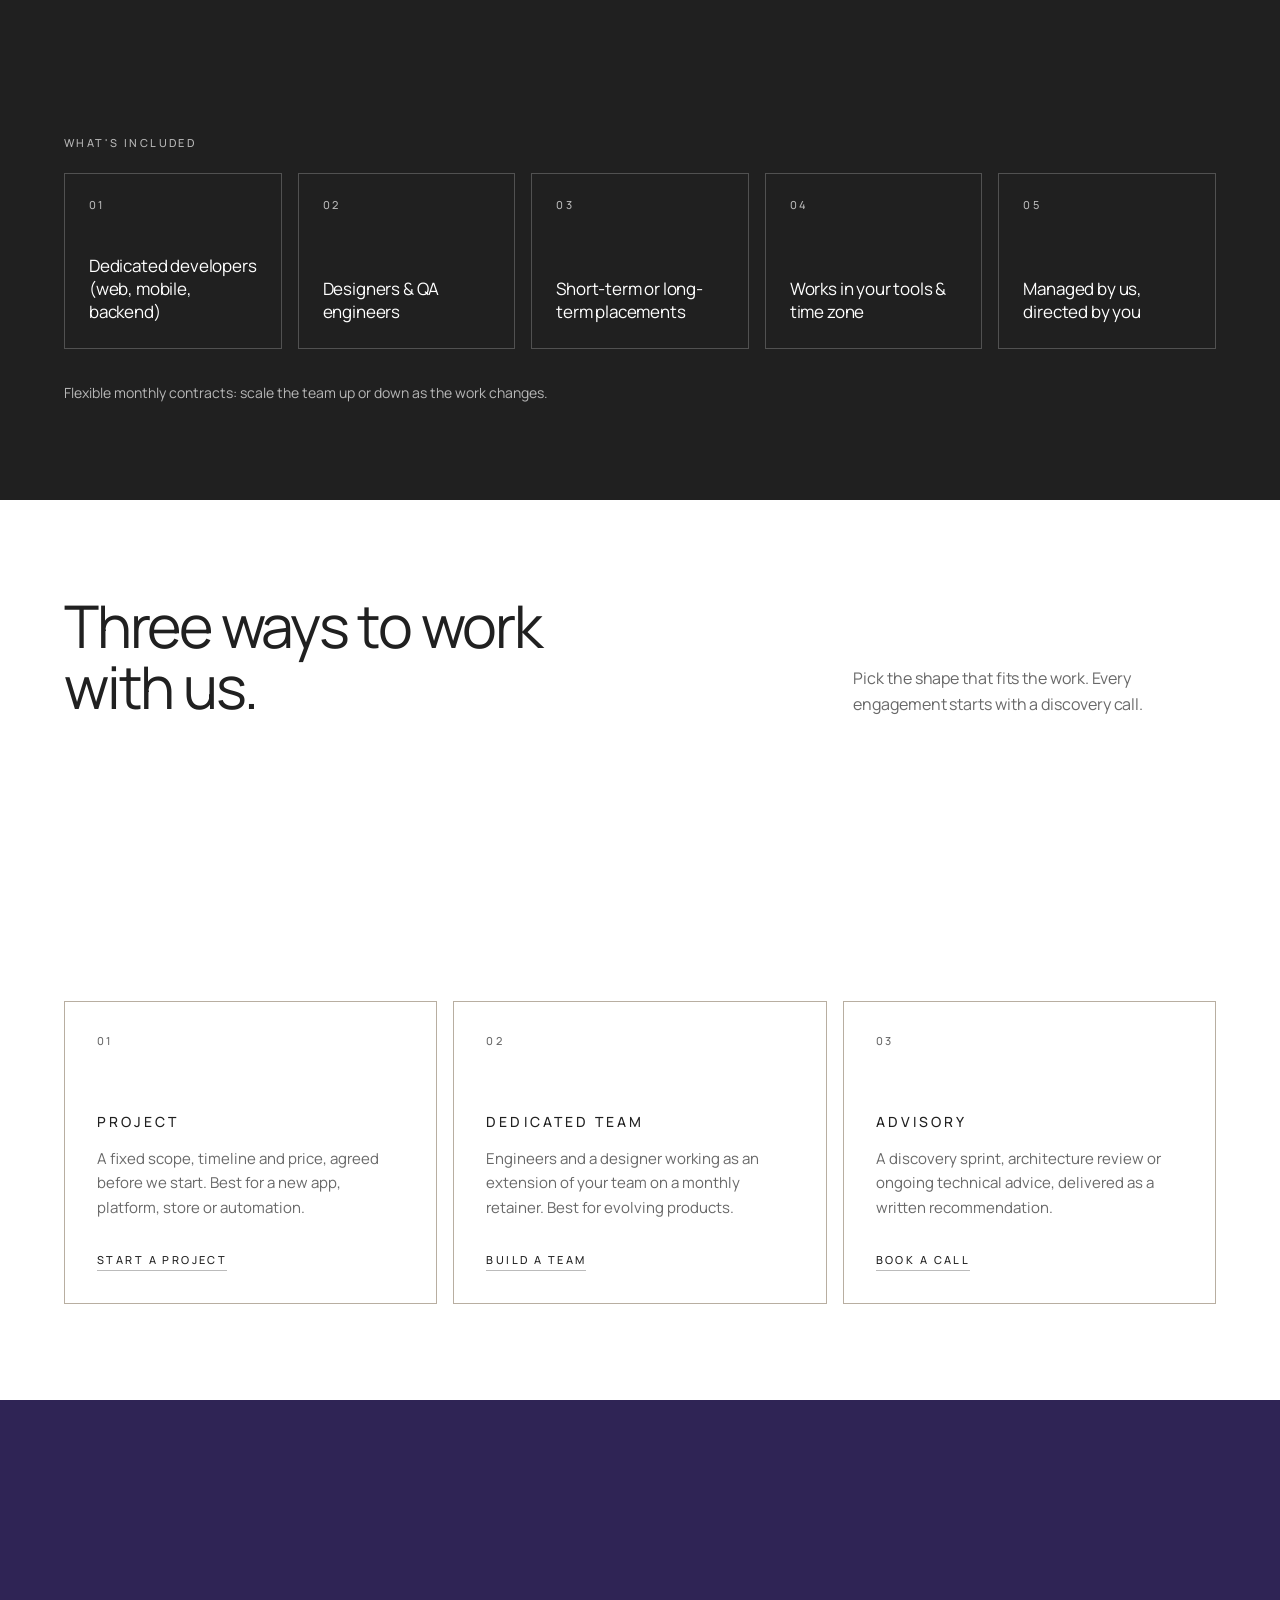
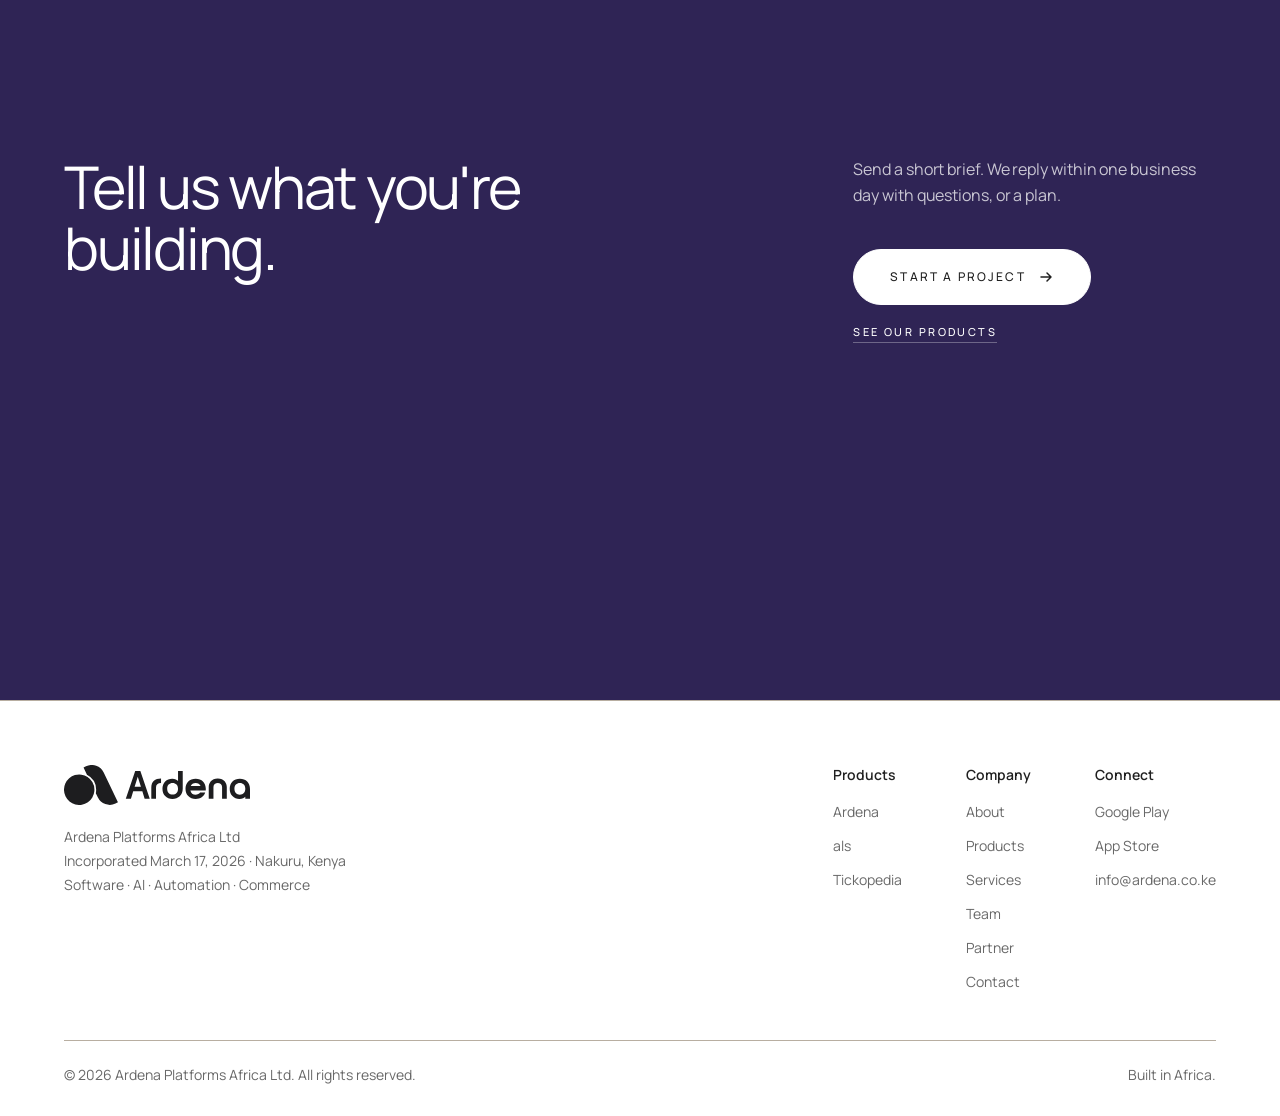
<file: services.html>
<!DOCTYPE html>
<html lang="en">
<head>
  <meta charset="UTF-8" />
  <meta name="viewport" content="width=device-width, initial-scale=1.0" />

  <title>Services | Software, AI, Automation &amp; Commerce | Ardena Platforms Africa Ltd</title>
  <meta name="description" content="Software development, AI solutions, automation, consultancy, digital commerce, payments, cloud hosting, maintenance, data, design, AI training and developer outsourcing, from the Nakuru team behind Ardena, als and Tickopedia." />
  <link rel="canonical" href="https://corp.ardena.co.ke/services" />
  <meta name="robots" content="index, follow, max-image-preview:large, max-snippet:-1" />
  <meta name="theme-color" content="#007AFF" />

  <meta property="og:type" content="website" />
  <meta property="og:site_name" content="Ardena Platforms Africa Ltd" />
  <meta property="og:title" content="Services | Ardena Platforms Africa Ltd" />
  <meta property="og:description" content="Software development, AI solutions, business automation, consultancy and digital commerce for businesses across Africa." />
  <meta property="og:url" content="https://corp.ardena.co.ke/services" />
  <meta property="og:locale" content="en_KE" />
  <meta name="twitter:card" content="summary_large_image" />

  <link rel="icon" href="/favicon.ico" sizes="any" />
  <link rel="icon" href="/assets/favicon-32.png" type="image/png" sizes="32x32" />
  <link rel="icon" href="/assets/favicon-96.png" type="image/png" sizes="96x96" />
  <link rel="apple-touch-icon" href="/assets/apple-touch-icon.png" />
  <link rel="preconnect" href="https://fonts.googleapis.com" />
  <link rel="preconnect" href="https://fonts.gstatic.com" crossorigin />
  <link href="https://fonts.googleapis.com/css2?family=DM+Serif+Display:ital@0;1&family=Manrope:wght@300..800&display=swap" rel="stylesheet" />
  <link rel="stylesheet" href="styles.css" />
  <script type="application/ld+json">
  {
    "@context": "https://schema.org",
    "@type": "ProfessionalService",
    "name": "Ardena Platforms Africa Ltd",
    "url": "https://corp.ardena.co.ke/services",
    "areaServed": "Africa",
    "address": { "@type": "PostalAddress", "addressLocality": "Nakuru", "addressCountry": "KE" },
    "hasOfferCatalog": {
      "@type": "OfferCatalog",
      "name": "Services",
      "itemListElement": [
        { "@type": "Offer", "itemOffered": { "@type": "Service", "name": "Software development" } },
        { "@type": "Offer", "itemOffered": { "@type": "Service", "name": "AI solutions" } },
        { "@type": "Offer", "itemOffered": { "@type": "Service", "name": "Business automation" } },
        { "@type": "Offer", "itemOffered": { "@type": "Service", "name": "Technology consultancy" } },
        { "@type": "Offer", "itemOffered": { "@type": "Service", "name": "Digital commerce" } },
        { "@type": "Offer", "itemOffered": { "@type": "Service", "name": "Payments & fintech integration" } },
        { "@type": "Offer", "itemOffered": { "@type": "Service", "name": "Cloud hosting & DevOps" } },
        { "@type": "Offer", "itemOffered": { "@type": "Service", "name": "Maintenance & support" } },
        { "@type": "Offer", "itemOffered": { "@type": "Service", "name": "Data & analytics" } },
        { "@type": "Offer", "itemOffered": { "@type": "Service", "name": "UI/UX & product design" } },
        { "@type": "Offer", "itemOffered": { "@type": "Service", "name": "AI training for teams" } },
        { "@type": "Offer", "itemOffered": { "@type": "Service", "name": "Developer outsourcing" } }
      ]
    }
  }
  </script>
</head>
<body>

  <header class="nav-wrapper" id="nav">
    <nav class="nav container">
      <a href="/" class="nav-logo" aria-label="Ardena Platforms Africa Ltd, home">
        <img src="assets/ardena.svg" alt="Ardena Platforms Africa Ltd" width="98" height="21" />
      </a>
      <div class="nav-center">
        <a href="/">Home</a>
        <a href="/about">About</a>
        <a href="/products">Products</a>
        <a href="/services" class="active">Services</a>
        <a href="/team">Team</a>
        <a href="/partner">Partner</a>
        <a href="/contact">Contact</a>
      </div>
      <div class="nav-right">
        <a href="/contact" class="btn btn-blue">Get in touch</a>
      </div>
      <button class="nav-toggle" id="navToggle" aria-label="Menu" aria-expanded="false" aria-controls="navDrawer">
        <span></span><span></span><span></span>
      </button>
    </nav>
  </header>
  <div class="nav-drawer" id="navDrawer">
    <a href="/">Home</a>
    <a href="/about">About</a>
    <a href="/products">Products</a>
    <a href="/services" class="active">Services</a>
    <a href="/team">Team</a>
    <a href="/partner">Partner</a>
    <a href="/contact">Contact</a>
    <a href="/contact" class="btn btn-blue btn-full" style="margin-top:12px;">Get in touch</a>
  </div>

  <!-- HERO -->
  <section class="chapter tone-white" aria-labelledby="page-title" style="padding-top:var(--nav-h)">
    <div class="wrap">
      <div class="my-auto">
        <p class="type-label muted hero-anim">Services</p>
        <h1 id="page-title" class="type-statement mw-16 hero-anim" style="margin-top:32px;animation-delay:.1s">One team for everything digital.</h1>
        <p class="type-lede muted mw-lede hero-anim" style="margin-top:32px;animation-delay:.2s">
          Ardena Platforms Africa is a general technology company. The people who
          build and run Ardena, als and Tickopedia take on your software, AI,
          automation, payments and commerce projects, then host, support and
          grow them with you.
        </p>
      </div>
      <div class="push hero-anim" style="animation-delay:.3s"><ol class="svc-index"><li><a href="#software"><span class="type-label muted" style="padding-top:5px">01</span>Software development</a></li><li><a href="#ai"><span class="type-label muted" style="padding-top:5px">02</span>AI solutions</a></li><li><a href="#automation"><span class="type-label muted" style="padding-top:5px">03</span>Business automation</a></li><li><a href="#consultancy"><span class="type-label muted" style="padding-top:5px">04</span>Technology consultancy</a></li><li><a href="#commerce"><span class="type-label muted" style="padding-top:5px">05</span>Digital commerce</a></li><li><a href="#payments"><span class="type-label muted" style="padding-top:5px">06</span>Payments &amp; fintech integration</a></li><li><a href="#cloud"><span class="type-label muted" style="padding-top:5px">07</span>Cloud hosting &amp; DevOps</a></li><li><a href="#maintenance"><span class="type-label muted" style="padding-top:5px">08</span>Maintenance &amp; support</a></li><li><a href="#data"><span class="type-label muted" style="padding-top:5px">09</span>Data &amp; analytics</a></li><li><a href="#design"><span class="type-label muted" style="padding-top:5px">10</span>UI/UX &amp; product design</a></li><li><a href="#training"><span class="type-label muted" style="padding-top:5px">11</span>AI training for teams</a></li><li><a href="#talent"><span class="type-label muted" style="padding-top:5px">12</span>Developer outsourcing</a></li></ol></div>
    </div>
  </section>

  <section class="chapter tone-white" id="software" aria-labelledby="software-title">
    <div class="wrap">
      <div class="card-top" data-anim="up"><span class="type-label">01 / 12</span><span class="svc-icon"><svg width="24" height="24" viewBox="0 0 24 24" fill="none" stroke="currentColor" stroke-width="1.4" stroke-linecap="round" stroke-linejoin="round" aria-hidden="true"><rect x="2" y="4" width="20" height="14" rx="2"/><path d="M8 10l-2 2 2 2M16 10l2 2-2 2M13 9l-2 6M8 22h8"/></svg></span></div>
      <div class="grid12" style="margin-top:48px">
        <h2 id="software-title" class="type-statement mw-14 c-7" data-anim="up">Software development</h2>
        <p class="type-lede muted c-4 start-9 self-end" data-anim="up" style="--delay:120ms">From a first prototype to a platform with thousands of users. We design, build and ship web applications, Android and iOS apps, and the APIs, databases and admin tools that keep them running, documented so your team can own them after handover.</p>
      </div>
      <div class="push" data-anim="up" style="--delay:160ms">
        <p class="type-label muted" style="margin-bottom:24px">What's included</p>
        <ul class="included"><li><span class="type-label muted">01</span>Web platforms, portals &amp; dashboards</li><li><span class="type-label muted">02</span>Android &amp; iOS apps, through store release</li><li><span class="type-label muted">03</span>APIs, backends &amp; admin panels</li><li><span class="type-label muted">04</span>Payment &amp; M-Pesa integrations</li><li><span class="type-label muted">05</span>Maintenance, hosting &amp; support</li></ul>
        <p class="svc-note muted">Proof: Ardena and Tickopedia run on web, Android and iOS, built and published by us.</p>
      </div>
    </div>
  </section>

  <section class="chapter tone-blue" id="ai" aria-labelledby="ai-title">
    <div class="wrap">
      <div class="card-top" data-anim="up"><span class="type-label">02 / 12</span><span class="svc-icon"><svg width="24" height="24" viewBox="0 0 24 24" fill="none" stroke="currentColor" stroke-width="1.4" stroke-linecap="round" stroke-linejoin="round" aria-hidden="true"><path d="M12 3l1.8 4.6L18.5 9l-4.7 1.4L12 15l-1.8-4.6L5.5 9l4.7-1.4z"/><path d="M19 15l.8 2 2 .8-2 .8-.8 2-.8-2-2-.8 2-.8z"/></svg></span></div>
      <div class="grid12" style="margin-top:48px">
        <h2 id="ai-title" class="type-statement mw-14 c-7" data-anim="up">AI solutions</h2>
        <p class="type-lede muted c-4 start-9 self-end" data-anim="up" style="--delay:120ms">We put AI to work where it pays for itself: assistants that answer from your documents and cite their source, extraction that turns PDFs and forms into structured data, and AI features inside the products you already run. Every system is evaluated before launch and built so your data stays yours.</p>
      </div>
      <div class="push" data-anim="up" style="--delay:160ms">
        <p class="type-label muted" style="margin-bottom:24px">What's included</p>
        <ul class="included"><li><span class="type-label muted">01</span>Assistants grounded in your documents</li><li><span class="type-label muted">02</span>Customer support on web &amp; WhatsApp</li><li><span class="type-label muted">03</span>Document reading &amp; data extraction</li><li><span class="type-label muted">04</span>AI features in existing products</li><li><span class="type-label muted">05</span>Evaluation, guardrails &amp; data privacy</li></ul>
        <p class="svc-note muted">Proof: als answers students from their own notes, with every answer cited to the page.</p>
      </div>
    </div>
  </section>

  <section class="chapter tone-white" id="automation" aria-labelledby="automation-title">
    <div class="wrap">
      <div class="card-top" data-anim="up"><span class="type-label">03 / 12</span><span class="svc-icon"><svg width="24" height="24" viewBox="0 0 24 24" fill="none" stroke="currentColor" stroke-width="1.4" stroke-linecap="round" stroke-linejoin="round" aria-hidden="true"><circle cx="12" cy="12" r="3"/><path d="M12 2v3M12 19v3M2 12h3M19 12h3M4.9 4.9l2.1 2.1M17 17l2.1 2.1M4.9 19.1L7 17M17 7l2.1-2.1"/></svg></span></div>
      <div class="grid12" style="margin-top:48px">
        <h2 id="automation-title" class="type-statement mw-14 c-7" data-anim="up">Business automation</h2>
        <p class="type-lede muted c-4 start-9 self-end" data-anim="up" style="--delay:120ms">Most businesses lose hours every week to copy-paste between systems, manual reconciliation and reports built by hand. We map those processes, then connect your tools and automate them, with clear logs and alerts so nothing fails quietly.</p>
      </div>
      <div class="push" data-anim="up" style="--delay:160ms">
        <p class="type-label muted" style="margin-bottom:24px">What's included</p>
        <ul class="included"><li><span class="type-label muted">01</span>Workflow &amp; approval automation</li><li><span class="type-label muted">02</span>System integrations (CRM, ERP, accounting)</li><li><span class="type-label muted">03</span>M-Pesa &amp; bank reconciliation</li><li><span class="type-label muted">04</span>Automated reports &amp; dashboards</li><li><span class="type-label muted">05</span>SMS, email &amp; WhatsApp notifications</li></ul>
        <p class="svc-note muted">For example: the weekly report that takes someone a full day, running on a schedule instead.</p>
      </div>
    </div>
  </section>

  <section class="chapter tone-purple" id="consultancy" aria-labelledby="consultancy-title">
    <div class="wrap">
      <div class="card-top" data-anim="up"><span class="type-label">04 / 12</span><span class="svc-icon"><svg width="24" height="24" viewBox="0 0 24 24" fill="none" stroke="currentColor" stroke-width="1.4" stroke-linecap="round" stroke-linejoin="round" aria-hidden="true"><path d="M4 5h16v11H9l-5 4z"/><path d="M8 9h8M8 12h5"/></svg></span></div>
      <div class="grid12" style="margin-top:48px">
        <h2 id="consultancy-title" class="type-statement mw-14 c-7" data-anim="up">Technology consultancy</h2>
        <p class="type-lede muted c-4 start-9 self-end" data-anim="up" style="--delay:120ms">Independent advice from people who build and run production systems. We help you decide what to build, buy or skip; review architecture and code; scope products into realistic plans and budgets; and prepare for data-protection obligations under Kenyan law.</p>
      </div>
      <div class="push" data-anim="up" style="--delay:160ms">
        <p class="type-label muted" style="margin-bottom:24px">What's included</p>
        <ul class="included"><li><span class="type-label muted">01</span>Technology strategy &amp; roadmaps</li><li><span class="type-label muted">02</span>Product scoping &amp; MVP planning</li><li><span class="type-label muted">03</span>Architecture &amp; code reviews</li><li><span class="type-label muted">04</span>Build vs. buy &amp; vendor selection</li><li><span class="type-label muted">05</span>Data protection &amp; security readiness</li></ul>
        <p class="svc-note muted">Starts with a short discovery sprint and a written recommendation you keep.</p>
      </div>
    </div>
  </section>

  <section class="chapter tone-white" id="commerce" aria-labelledby="commerce-title">
    <div class="wrap">
      <div class="card-top" data-anim="up"><span class="type-label">05 / 12</span><span class="svc-icon"><svg width="24" height="24" viewBox="0 0 24 24" fill="none" stroke="currentColor" stroke-width="1.4" stroke-linecap="round" stroke-linejoin="round" aria-hidden="true"><path d="M3 4h2l2.4 11.2a2 2 0 0 0 2 1.6h7.7a2 2 0 0 0 2-1.5L21 8H6.2"/><circle cx="10" cy="20.5" r="1.2"/><circle cx="17" cy="20.5" r="1.2"/></svg></span></div>
      <div class="grid12" style="margin-top:48px">
        <h2 id="commerce-title" class="type-statement mw-14 c-7" data-anim="up">Digital commerce</h2>
        <p class="type-lede muted c-4 start-9 self-end" data-anim="up" style="--delay:120ms">Online stores, marketplaces, bookings and ticketing, with the checkout, payments, inventory and notifications that actually make money. We build for how customers in Africa pay: M-Pesa first, cards too, on connections that are not always fast.</p>
      </div>
      <div class="push" data-anim="up" style="--delay:160ms">
        <p class="type-label muted" style="margin-bottom:24px">What's included</p>
        <ul class="included"><li><span class="type-label muted">01</span>Online stores &amp; catalogues</li><li><span class="type-label muted">02</span>Marketplaces &amp; multi-vendor platforms</li><li><span class="type-label muted">03</span>Bookings, rentals &amp; ticketing</li><li><span class="type-label muted">04</span>M-Pesa &amp; card checkout</li><li><span class="type-label muted">05</span>Orders, inventory &amp; delivery tracking</li></ul>
        <p class="svc-note muted">Proof: Ardena is a two-sided marketplace; Tickopedia sells and scans tickets.</p>
      </div>
    </div>
  </section>

  <section class="chapter tone-charcoal" id="payments" aria-labelledby="payments-title">
    <div class="wrap">
      <div class="card-top" data-anim="up"><span class="type-label">06 / 12</span><span class="svc-icon"><svg width="24" height="24" viewBox="0 0 24 24" fill="none" stroke="currentColor" stroke-width="1.4" stroke-linecap="round" stroke-linejoin="round" aria-hidden="true"><rect x="2" y="5" width="20" height="14" rx="2"/><path d="M2 10h20M6 15h4"/></svg></span></div>
      <div class="grid12" style="margin-top:48px">
        <h2 id="payments-title" class="type-statement mw-14 c-7" data-anim="up">Payments &amp; fintech integration</h2>
        <p class="type-lede muted c-4 start-9 self-end" data-anim="up" style="--delay:120ms">We connect your product to the payment rails customers in Africa actually use (M-Pesa, cards and bank transfers) and build the money flows around them: checkout, payouts to vendors or hosts, refunds, wallets and the reconciliation that keeps finance happy.</p>
      </div>
      <div class="push" data-anim="up" style="--delay:160ms">
        <p class="type-label muted" style="margin-bottom:24px">What's included</p>
        <ul class="included"><li><span class="type-label muted">01</span>M-Pesa STK Push, C2B &amp; B2C</li><li><span class="type-label muted">02</span>Card &amp; bank payment gateways</li><li><span class="type-label muted">03</span>Payouts, splits &amp; commissions</li><li><span class="type-label muted">04</span>Wallets, invoicing &amp; subscriptions</li><li><span class="type-label muted">05</span>Reconciliation &amp; payment reporting</li></ul>
        <p class="svc-note muted">Proof: Ardena and Tickopedia take payments and handle bookings end to end.</p>
      </div>
    </div>
  </section>

  <section class="chapter tone-white" id="cloud" aria-labelledby="cloud-title">
    <div class="wrap">
      <div class="card-top" data-anim="up"><span class="type-label">07 / 12</span><span class="svc-icon"><svg width="24" height="24" viewBox="0 0 24 24" fill="none" stroke="currentColor" stroke-width="1.4" stroke-linecap="round" stroke-linejoin="round" aria-hidden="true"><path d="M7 18a4.5 4.5 0 0 1-.6-8.96A6 6 0 0 1 18 9.5a4 4 0 0 1-.5 8.5z"/><path d="M12 12v4M10 14l2-2 2 2"/></svg></span></div>
      <div class="grid12" style="margin-top:48px">
        <h2 id="cloud-title" class="type-statement mw-14 c-7" data-anim="up">Cloud hosting &amp; DevOps</h2>
        <p class="type-lede muted c-4 start-9 self-end" data-anim="up" style="--delay:120ms">We host and run your applications so you don't have to. Cloud setup, deployments that ship in minutes, backups, monitoring and alerts, managed for a predictable monthly fee, or set up and handed over to your own team.</p>
      </div>
      <div class="push" data-anim="up" style="--delay:160ms">
        <p class="type-label muted" style="margin-bottom:24px">What's included</p>
        <ul class="included"><li><span class="type-label muted">01</span>Managed hosting for web apps &amp; APIs</li><li><span class="type-label muted">02</span>Cloud setup on AWS, GCP, Azure &amp; more</li><li><span class="type-label muted">03</span>CI/CD pipelines &amp; automated deploys</li><li><span class="type-label muted">04</span>Backups, monitoring &amp; uptime alerts</li><li><span class="type-label muted">05</span>Cloud cost reviews &amp; optimisation</li></ul>
        <p class="svc-note muted">We run our own products in production, the same setup protects yours.</p>
      </div>
    </div>
  </section>

  <section class="chapter tone-blue" id="maintenance" aria-labelledby="maintenance-title">
    <div class="wrap">
      <div class="card-top" data-anim="up"><span class="type-label">08 / 12</span><span class="svc-icon"><svg width="24" height="24" viewBox="0 0 24 24" fill="none" stroke="currentColor" stroke-width="1.4" stroke-linecap="round" stroke-linejoin="round" aria-hidden="true"><path d="M14.7 6.3a4 4 0 0 0-5.4 5.2L3 17.8V21h3.2l6.3-6.3a4 4 0 0 0 5.2-5.4l-2.5 2.5-2.4-.6-.6-2.4z"/></svg></span></div>
      <div class="grid12" style="margin-top:48px">
        <h2 id="maintenance-title" class="type-statement mw-14 c-7" data-anim="up">Maintenance &amp; support</h2>
        <p class="type-lede muted c-4 start-9 self-end" data-anim="up" style="--delay:120ms">Launch is the start, not the end. Our monthly support plans cover bug fixes, security updates, dependency and OS upgrades, app store compliance and small improvements, with agreed response times, whether we built the software or someone else did.</p>
      </div>
      <div class="push" data-anim="up" style="--delay:160ms">
        <p class="type-label muted" style="margin-bottom:24px">What's included</p>
        <ul class="included"><li><span class="type-label muted">01</span>Bug fixes &amp; security patches</li><li><span class="type-label muted">02</span>Framework, library &amp; OS upgrades</li><li><span class="type-label muted">03</span>App store compliance updates</li><li><span class="type-label muted">04</span>Performance &amp; uptime monitoring</li><li><span class="type-label muted">05</span>Monthly hours for improvements</li></ul>
        <p class="svc-note muted">Inherited a system with no one to look after it? We take over existing codebases too.</p>
      </div>
    </div>
  </section>

  <section class="chapter tone-white" id="data" aria-labelledby="data-title">
    <div class="wrap">
      <div class="card-top" data-anim="up"><span class="type-label">09 / 12</span><span class="svc-icon"><svg width="24" height="24" viewBox="0 0 24 24" fill="none" stroke="currentColor" stroke-width="1.4" stroke-linecap="round" stroke-linejoin="round" aria-hidden="true"><path d="M4 20V10M10 20V4M16 20v-7M22 20H2"/></svg></span></div>
      <div class="grid12" style="margin-top:48px">
        <h2 id="data-title" class="type-statement mw-14 c-7" data-anim="up">Data &amp; analytics</h2>
        <p class="type-lede muted c-4 start-9 self-end" data-anim="up" style="--delay:120ms">We bring your data together from sales, payments, operations and spreadsheets, then turn it into dashboards and reports people actually open. Clean pipelines underneath, clear numbers on top.</p>
      </div>
      <div class="push" data-anim="up" style="--delay:160ms">
        <p class="type-label muted" style="margin-bottom:24px">What's included</p>
        <ul class="included"><li><span class="type-label muted">01</span>Dashboards &amp; business intelligence</li><li><span class="type-label muted">02</span>Data pipelines &amp; warehousing</li><li><span class="type-label muted">03</span>Automated KPI reports</li><li><span class="type-label muted">04</span>Spreadsheet-to-system migrations</li><li><span class="type-label muted">05</span>Forecasting &amp; trend analysis</li></ul>
        <p class="svc-note muted">Pairs well with automation: reports that build and send themselves.</p>
      </div>
    </div>
  </section>

  <section class="chapter tone-purple" id="design" aria-labelledby="design-title">
    <div class="wrap">
      <div class="card-top" data-anim="up"><span class="type-label">10 / 12</span><span class="svc-icon"><svg width="24" height="24" viewBox="0 0 24 24" fill="none" stroke="currentColor" stroke-width="1.4" stroke-linecap="round" stroke-linejoin="round" aria-hidden="true"><path d="M12 19l7-7 3 3-7 7z"/><path d="M18 13l-1.5-7.5L2 2l3.5 14.5L13 18z"/><circle cx="11" cy="11" r="2"/></svg></span></div>
      <div class="grid12" style="margin-top:48px">
        <h2 id="design-title" class="type-statement mw-14 c-7" data-anim="up">UI/UX &amp; product design</h2>
        <p class="type-lede muted c-4 start-9 self-end" data-anim="up" style="--delay:120ms">Research, flows, wireframes, interface design and clickable prototypes, as a standalone service or before we build. We design for real conditions: small screens, slow networks and first-time users.</p>
      </div>
      <div class="push" data-anim="up" style="--delay:160ms">
        <p class="type-label muted" style="margin-bottom:24px">What's included</p>
        <ul class="included"><li><span class="type-label muted">01</span>User research &amp; journey mapping</li><li><span class="type-label muted">02</span>Wireframes &amp; clickable prototypes</li><li><span class="type-label muted">03</span>Interface &amp; visual design</li><li><span class="type-label muted">04</span>Design systems &amp; brand UI</li><li><span class="type-label muted">05</span>Usability testing &amp; redesigns</li></ul>
        <p class="svc-note muted">Proof: every screen in Ardena, als and Tickopedia was designed in-house.</p>
      </div>
    </div>
  </section>

  <section class="chapter tone-white" id="training" aria-labelledby="training-title">
    <div class="wrap">
      <div class="card-top" data-anim="up"><span class="type-label">11 / 12</span><span class="svc-icon"><svg width="24" height="24" viewBox="0 0 24 24" fill="none" stroke="currentColor" stroke-width="1.4" stroke-linecap="round" stroke-linejoin="round" aria-hidden="true"><path d="M22 10L12 5 2 10l10 5z"/><path d="M6 12v5c3 2.5 9 2.5 12 0v-5"/></svg></span></div>
      <div class="grid12" style="margin-top:48px">
        <h2 id="training-title" class="type-statement mw-14 c-7" data-anim="up">AI training for teams</h2>
        <p class="type-lede muted c-4 start-9 self-end" data-anim="up" style="--delay:120ms">Practical, hands-on workshops that show your team how to use AI tools in their actual work: writing, research, analysis and customer service, and where not to use them, so company and customer data stays protected.</p>
      </div>
      <div class="push" data-anim="up" style="--delay:160ms">
        <p class="type-label muted" style="margin-bottom:24px">What's included</p>
        <ul class="included"><li><span class="type-label muted">01</span>Hands-on workshops by role</li><li><span class="type-label muted">02</span>AI for productivity &amp; operations</li><li><span class="type-label muted">03</span>Prompting &amp; workflow design</li><li><span class="type-label muted">04</span>Safe-use policies &amp; guidelines</li><li><span class="type-label muted">05</span>Leadership briefings on AI strategy</li></ul>
        <p class="svc-note muted">Delivered on-site across Kenya or remotely, for teams of any size.</p>
      </div>
    </div>
  </section>

  <section class="chapter tone-charcoal" id="talent" aria-labelledby="talent-title">
    <div class="wrap">
      <div class="card-top" data-anim="up"><span class="type-label">12 / 12</span><span class="svc-icon"><svg width="24" height="24" viewBox="0 0 24 24" fill="none" stroke="currentColor" stroke-width="1.4" stroke-linecap="round" stroke-linejoin="round" aria-hidden="true"><circle cx="9" cy="8" r="3.5"/><path d="M2.5 20a6.5 6.5 0 0 1 13 0"/><path d="M16 4.5a3.5 3.5 0 0 1 0 7M18 14.5a6.5 6.5 0 0 1 3.5 5.5"/></svg></span></div>
      <div class="grid12" style="margin-top:48px">
        <h2 id="talent-title" class="type-statement mw-14 c-7" data-anim="up">Developer outsourcing</h2>
        <p class="type-lede muted c-4 start-9 self-end" data-anim="up" style="--delay:120ms">Experienced developers, designers and QA engineers who join your team, work in your tools and follow your process. Scale up for a launch, cover a skills gap, or build a long-term remote team in East Africa.</p>
      </div>
      <div class="push" data-anim="up" style="--delay:160ms">
        <p class="type-label muted" style="margin-bottom:24px">What's included</p>
        <ul class="included"><li><span class="type-label muted">01</span>Dedicated developers (web, mobile, backend)</li><li><span class="type-label muted">02</span>Designers &amp; QA engineers</li><li><span class="type-label muted">03</span>Short-term or long-term placements</li><li><span class="type-label muted">04</span>Works in your tools &amp; time zone</li><li><span class="type-label muted">05</span>Managed by us, directed by you</li></ul>
        <p class="svc-note muted">Flexible monthly contracts: scale the team up or down as the work changes.</p>
      </div>
    </div>
  </section>

  <!-- ENGAGEMENT -->
  <section class="chapter tone-white" id="engage" aria-labelledby="engage-title">
    <div class="wrap">
      <div class="grid12">
        <h2 id="engage-title" class="type-statement mw-14 c-7" data-anim="up">Three ways to work with us.</h2>
        <p class="type-lede muted c-4 start-9 self-end" data-anim="up" style="--delay:120ms">Pick the shape that fits the work. Every engagement starts with a discovery call.</p>
      </div>
      <ul class="cards-3 push" style="list-style:none">
        <li class="card"><div class="card-top"><span class="type-label">01</span></div><h3 class="card-title">Project</h3><p class="card-body">A fixed scope, timeline and price, agreed before we start. Best for a new app, platform, store or automation.</p><a href="/contact" class="text-link type-label" style="margin-top:32px">Start a project</a></li>
        <li class="card"><div class="card-top"><span class="type-label">02</span></div><h3 class="card-title">Dedicated team</h3><p class="card-body">Engineers and a designer working as an extension of your team on a monthly retainer. Best for evolving products.</p><a href="/contact" class="text-link type-label" style="margin-top:32px">Build a team</a></li>
        <li class="card"><div class="card-top"><span class="type-label">03</span></div><h3 class="card-title">Advisory</h3><p class="card-body">A discovery sprint, architecture review or ongoing technical advice, delivered as a written recommendation.</p><a href="/contact" class="text-link type-label" style="margin-top:32px">Book a call</a></li>
      </ul>
    </div>
  </section>

  <!-- CLOSING -->
  <section class="chapter tone-purple" aria-labelledby="start-title">
    <div class="wrap">
      <div class="grid12 my-auto">
        <h2 id="start-title" class="type-statement mw-14 c-8" data-anim="up">Tell us what you're building.</h2>
        <div class="c-4 self-end" data-anim="up" style="--delay:120ms">
          <p class="type-lede muted">Send a short brief. We reply within one business day with questions, or a plan.</p>
          <div style="margin-top:40px;display:flex;flex-wrap:wrap;align-items:center;gap:20px 32px">
            <a href="/contact" class="btn btn-white">Start a project <svg width="16" height="16" viewBox="0 0 16 16" fill="none" aria-hidden="true"><path d="M3 8h10M9 4l4 4-4 4" stroke="currentColor" stroke-width="1.5" stroke-linecap="round" stroke-linejoin="round"/></svg></a>
            <a href="/products" class="text-link type-label">See our products</a>
          </div>
        </div>
      </div>
    </div>
  </section>

  <!-- FOOTER -->
  <footer class="footer">
    <div class="container">
      <div class="footer-main">
        <div>
          <div class="footer-logo-wrap">
            <a href="/"><img src="assets/ardena.svg" alt="Ardena Platforms Africa Ltd" class="footer-logo" /></a>
          </div>
          <p class="footer-tagline">
            Ardena Platforms Africa Ltd<br />
            Incorporated March 17, 2026 &middot; Nakuru, Kenya<br />
            Software &middot; AI &middot; Automation &middot; Commerce
          </p>
        </div>
        <div class="footer-cols">
          <div class="footer-col">
            <h5>Products</h5>
            <ul>
              <li><a href="https://ardena.co.ke" target="_blank" rel="noopener">Ardena</a></li>
              <li><a href="https://als.ardena.co.ke" target="_blank" rel="noopener">als</a></li>
              <li><a href="https://tickopedia.com" target="_blank" rel="noopener">Tickopedia</a></li>
            </ul>
          </div>
          <div class="footer-col">
            <h5>Company</h5>
            <ul>
              <li><a href="/about">About</a></li>
              <li><a href="/products">Products</a></li>
              <li><a href="/services">Services</a></li>
              <li><a href="/team">Team</a></li>
              <li><a href="/partner">Partner</a></li>
              <li><a href="/contact">Contact</a></li>
            </ul>
          </div>
          <div class="footer-col">
            <h5>Connect</h5>
            <ul>
              <li><a href="https://play.google.com/store/apps/dev?id=6656048407762494190" target="_blank" rel="noopener">Google Play</a></li>
              <li><a href="https://apps.apple.com/ke/developer/ardena-platforms-africa-ltd/id6771888695" target="_blank" rel="noopener">App Store</a></li>
              <li><a href="mailto:info@ardena.co.ke">info@ardena.co.ke</a></li>
            </ul>
          </div>
        </div>
      </div>
      <div class="footer-bottom">
        <span>&copy; 2026 Ardena Platforms Africa Ltd. All rights reserved.</span>
        <span>Built in Africa.</span>
      </div>
    </div>
  </footer>

  <script src="script.js"></script>
</body>
</html>
</file>
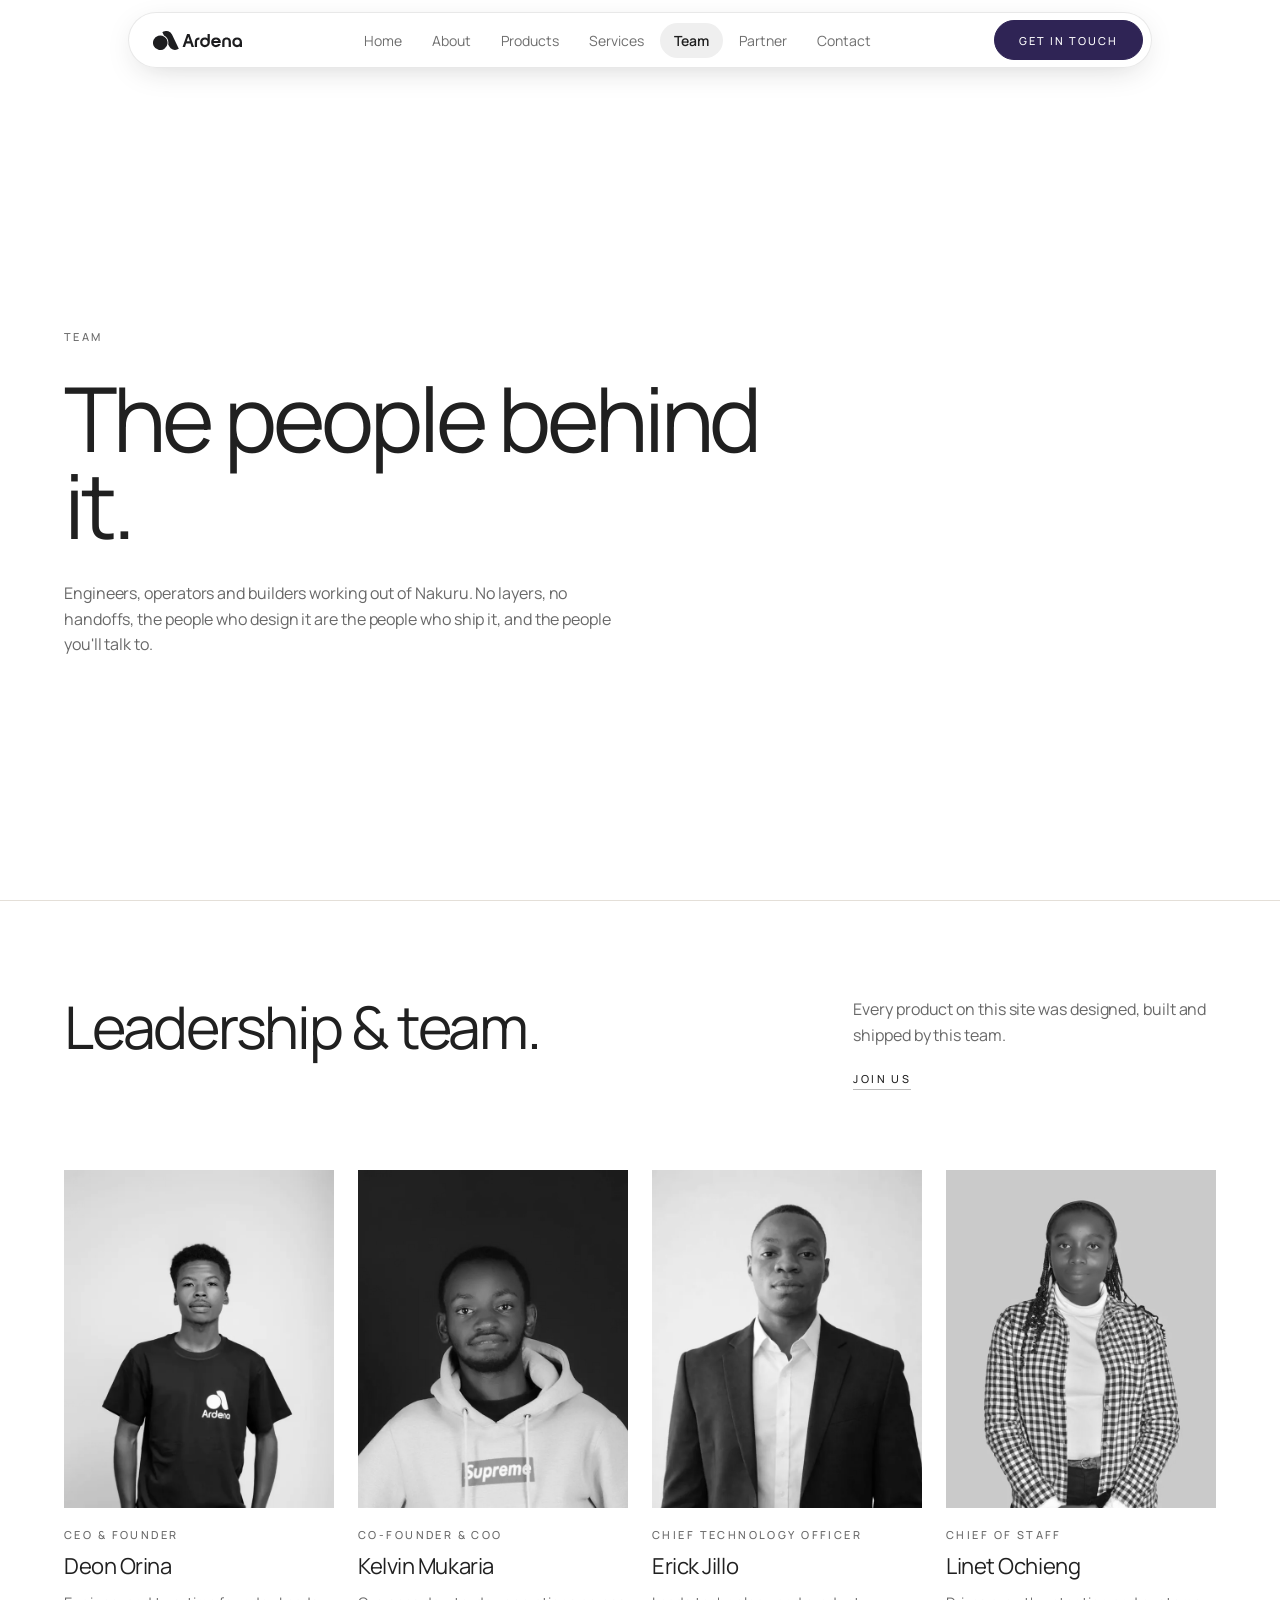
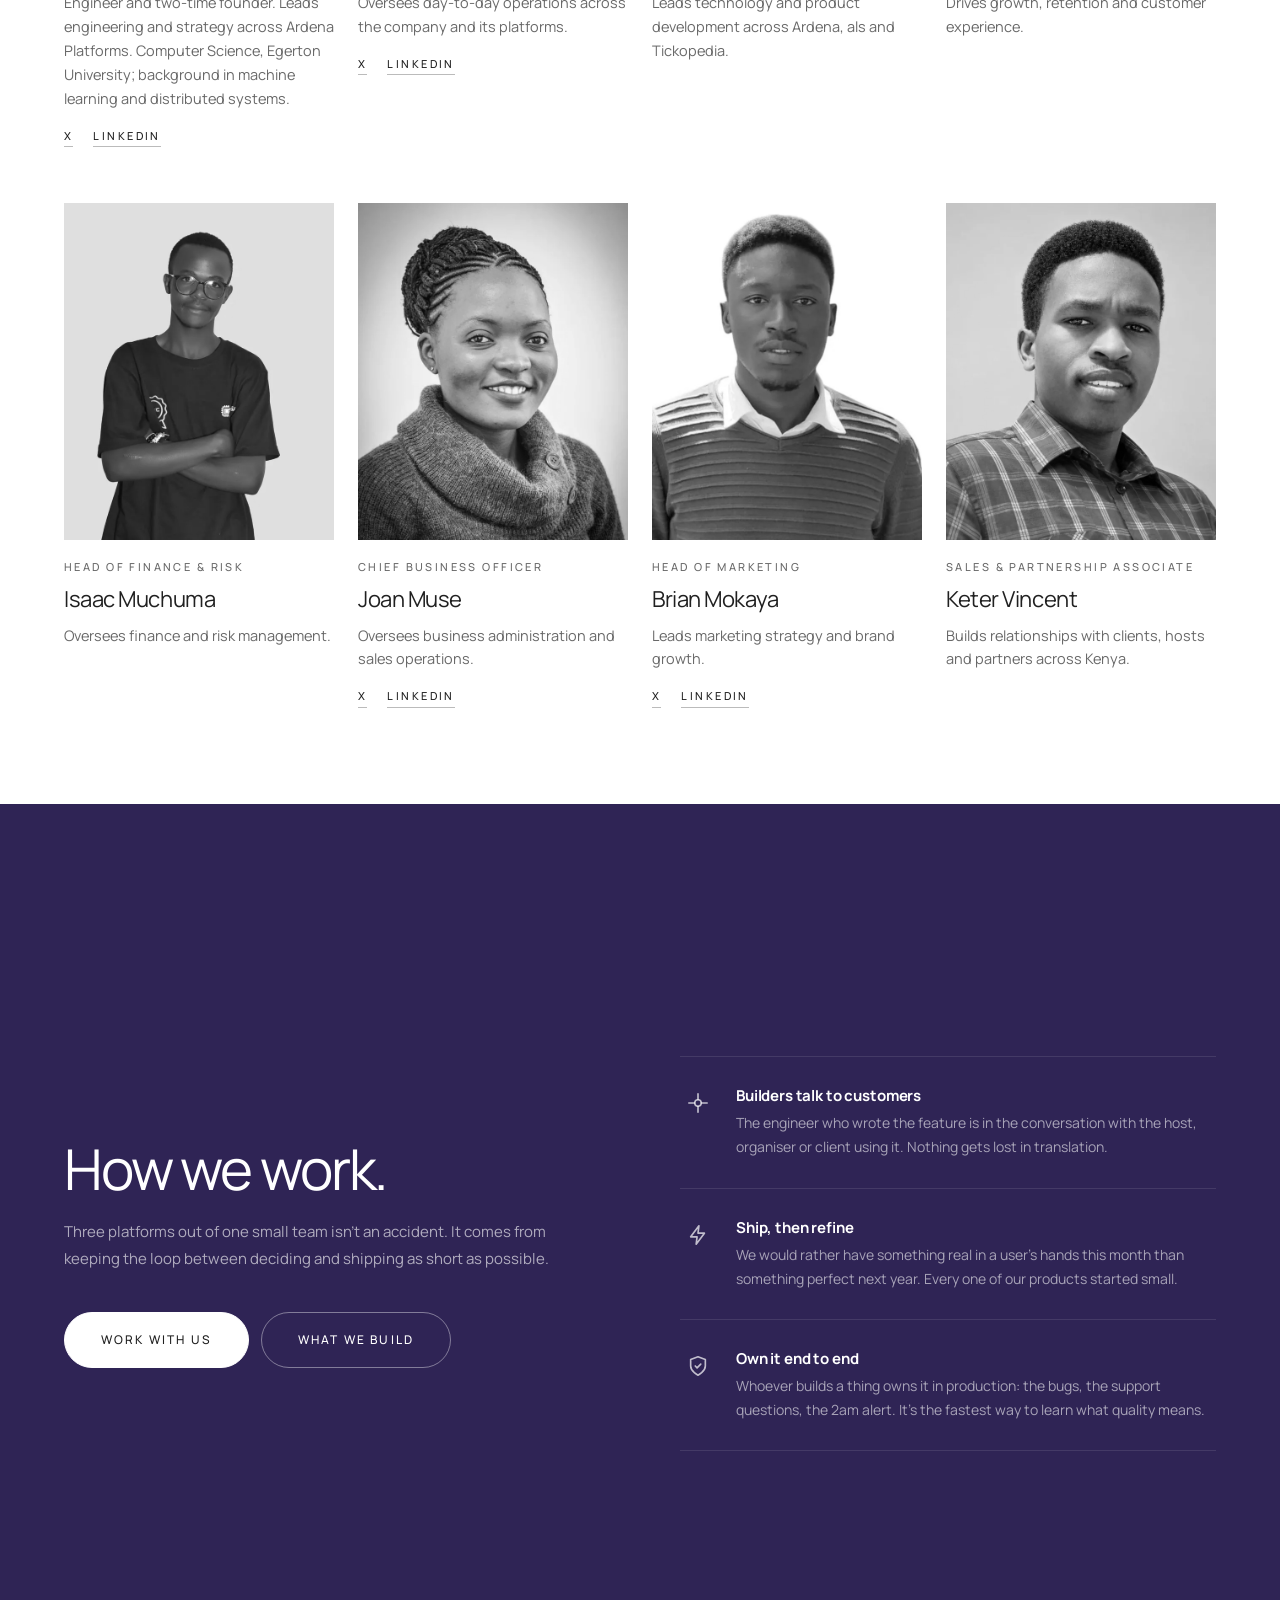
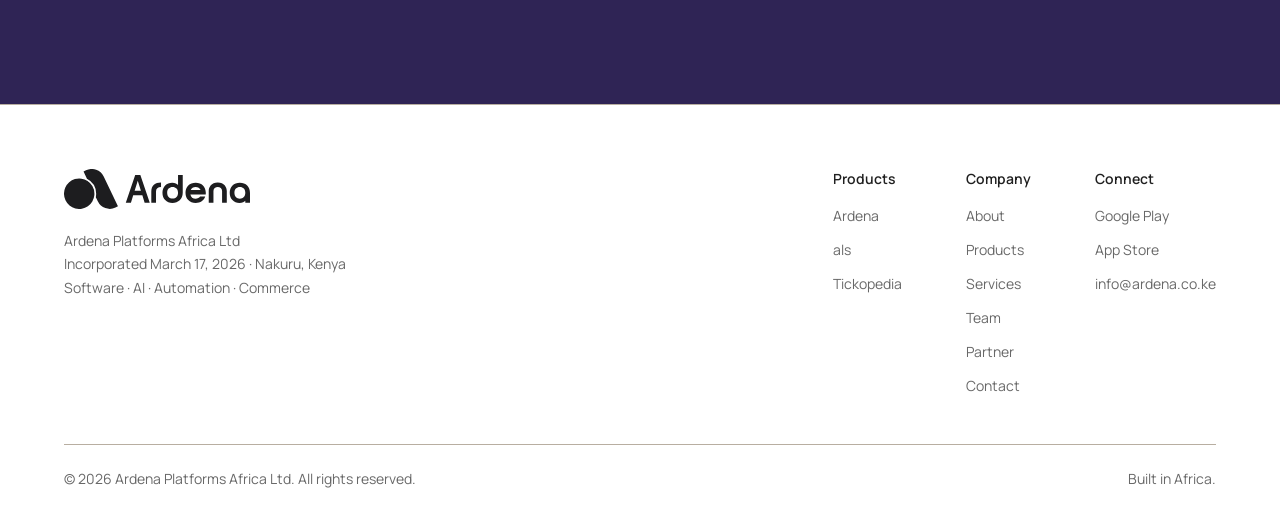
<file: team.html>
<!DOCTYPE html>
<html lang="en">
<head>
  <meta charset="UTF-8" />
  <meta name="viewport" content="width=device-width, initial-scale=1.0" />

  <title>Team | Ardena Platforms Africa Ltd</title>
  <meta name="description" content="Meet the engineers, designers and operators behind Ardena, als and Tickopedia: the team at Ardena Platforms Africa Ltd in Nakuru." />
  <link rel="canonical" href="https://corp.ardena.co.ke/team" />
  <meta name="robots" content="index, follow, max-image-preview:large, max-snippet:-1" />
  <meta name="theme-color" content="#007AFF" />

  <meta property="og:type" content="website" />
  <meta property="og:site_name" content="Ardena Platforms Africa Ltd" />
  <meta property="og:title" content="Team | Ardena Platforms Africa Ltd" />
  <meta property="og:description" content="The engineers, designers and operators building Ardena, als and Tickopedia from Nakuru." />
  <meta property="og:url" content="https://corp.ardena.co.ke/team" />
  <meta property="og:locale" content="en_KE" />
  <meta name="twitter:card" content="summary_large_image" />

  <link rel="icon" href="/favicon.ico" sizes="any" />
  <link rel="icon" href="/assets/favicon-32.png" type="image/png" sizes="32x32" />
  <link rel="icon" href="/assets/favicon-96.png" type="image/png" sizes="96x96" />
  <link rel="apple-touch-icon" href="/assets/apple-touch-icon.png" />
  <link rel="preconnect" href="https://fonts.googleapis.com" />
  <link rel="preconnect" href="https://fonts.gstatic.com" crossorigin />
  <link href="https://fonts.googleapis.com/css2?family=DM+Serif+Display:ital@0;1&family=Manrope:wght@300..800&display=swap" rel="stylesheet" />
  <link rel="stylesheet" href="styles.css" />
</head>
<body>

  <header class="nav-wrapper" id="nav">
    <nav class="nav container">
      <a href="/" class="nav-logo" aria-label="Ardena Platforms Africa Ltd, home">
        <img src="assets/ardena.svg" alt="Ardena Platforms Africa Ltd" width="98" height="21" />
      </a>
      <div class="nav-center">
        <a href="/">Home</a>
        <a href="/about">About</a>
        <a href="/products">Products</a>
        <a href="/services">Services</a>
        <a href="/team" class="active">Team</a>
        <a href="/partner">Partner</a>
        <a href="/contact">Contact</a>
      </div>
      <div class="nav-right">
        <a href="/contact" class="btn btn-blue">Get in touch</a>
      </div>
      <button class="nav-toggle" id="navToggle" aria-label="Menu" aria-expanded="false" aria-controls="navDrawer">
        <span></span><span></span><span></span>
      </button>
    </nav>
  </header>
  <div class="nav-drawer" id="navDrawer">
    <a href="/">Home</a>
    <a href="/about">About</a>
    <a href="/products">Products</a>
    <a href="/services">Services</a>
    <a href="/team" class="active">Team</a>
    <a href="/partner">Partner</a>
    <a href="/contact">Contact</a>
    <a href="/contact" class="btn btn-blue btn-full" style="margin-top:12px;">Get in touch</a>
  </div>

  <!-- HERO -->
  <section class="chapter tone-white" aria-labelledby="page-title" style="padding-top:var(--nav-h)">
    <div class="wrap">
      <div class="my-auto">
        <p class="type-label muted hero-anim">Team</p>
        <h1 id="page-title" class="type-display mw-14 hero-anim" style="margin-top:32px;animation-delay:.1s">The people behind it.</h1>
        <p class="type-lede muted mw-lede hero-anim" style="margin-top:32px;animation-delay:.2s">
          Engineers, operators and builders working out of Nakuru. No layers, no
          handoffs, the people who design it are the people who ship it, and the
          people you'll talk to.
        </p>
      </div>
    </div>
  </section>

  <!-- PEOPLE -->
  <section class="chapter tone-white" id="people" aria-labelledby="people-title">
    <div class="wrap">
      <div class="grid12">
        <h2 id="people-title" class="type-statement mw-14 c-7" data-anim="up">Leadership &amp; team.</h2>
        <div class="c-4 start-9 self-end" data-anim="up" style="--delay:120ms">
          <p class="type-lede muted">Every product on this site was designed, built and shipped by this team.</p>
          <a href="/contact" class="text-link type-label" style="margin-top:24px">Join us</a>
        </div>
      </div>
      <ul class="people push">
        <li class="person" data-anim="up" style="--delay:0ms">
          <div class="person-photo"><img src="assets/team/deon.webp" alt="Deon Orina, CEO & Founder" width="640" height="800" loading="eager" /></div>
          <p class="type-label muted person-role">CEO &amp; Founder</p>
          <h3 class="person-name">Deon Orina</h3>
          <p class="person-bio muted">Engineer and two-time founder. Leads engineering and strategy across Ardena Platforms. Computer Science, Egerton University; background in machine learning and distributed systems.</p>
          <div class="person-links"><a href="https://x.com/_deongideon" target="_blank" rel="noopener" class="text-link type-label">X</a><a href="https://www.linkedin.com/in/deonorinahq" target="_blank" rel="noopener" class="text-link type-label">LinkedIn</a></div>
        </li>
        <li class="person" data-anim="up" style="--delay:70ms">
          <div class="person-photo"><img src="assets/team/kelvin.webp" alt="Kelvin Mukaria, Co-Founder & COO" width="640" height="800" loading="eager" /></div>
          <p class="type-label muted person-role">Co-Founder &amp; COO</p>
          <h3 class="person-name">Kelvin Mukaria</h3>
          <p class="person-bio muted">Oversees day-to-day operations across the company and its platforms.</p>
          <div class="person-links"><a href="https://x.com/kevrollin012" target="_blank" rel="noopener" class="text-link type-label">X</a><a href="https://www.linkedin.com/in/kelvin-mukaria-mk-98008b230" target="_blank" rel="noopener" class="text-link type-label">LinkedIn</a></div>
        </li>
        <li class="person" data-anim="up" style="--delay:140ms">
          <div class="person-photo"><img src="assets/team/erick.webp" alt="Erick Jillo, Chief Technology Officer" width="640" height="800" loading="eager" /></div>
          <p class="type-label muted person-role">Chief Technology Officer</p>
          <h3 class="person-name">Erick Jillo</h3>
          <p class="person-bio muted">Leads technology and product development across Ardena, als and Tickopedia.</p>
          
        </li>
        <li class="person" data-anim="up" style="--delay:210ms">
          <div class="person-photo"><img src="assets/team/linet.webp" alt="Linet Ochieng, Chief of Staff" width="640" height="800" loading="eager" /></div>
          <p class="type-label muted person-role">Chief of Staff</p>
          <h3 class="person-name">Linet Ochieng</h3>
          <p class="person-bio muted">Drives growth, retention and customer experience.</p>
          
        </li>
        <li class="person" data-anim="up" style="--delay:0ms">
          <div class="person-photo"><img src="assets/team/isaac.webp" alt="Isaac Muchuma, Head of Finance & Risk" width="640" height="800" loading="lazy" /></div>
          <p class="type-label muted person-role">Head of Finance &amp; Risk</p>
          <h3 class="person-name">Isaac Muchuma</h3>
          <p class="person-bio muted">Oversees finance and risk management.</p>
          
        </li>
        <li class="person" data-anim="up" style="--delay:70ms">
          <div class="person-photo"><img src="assets/team/joan.webp" alt="Joan Muse, Chief Business Officer" width="640" height="800" loading="lazy" /></div>
          <p class="type-label muted person-role">Chief Business Officer</p>
          <h3 class="person-name">Joan Muse</h3>
          <p class="person-bio muted">Oversees business administration and sales operations.</p>
          <div class="person-links"><a href="https://x.com/MuseJoan" target="_blank" rel="noopener" class="text-link type-label">X</a><a href="https://www.linkedin.com/in/joan-muse-mba-mbl-6a725736" target="_blank" rel="noopener" class="text-link type-label">LinkedIn</a></div>
        </li>
        <li class="person" data-anim="up" style="--delay:140ms">
          <div class="person-photo"><img src="assets/team/brian.webp" alt="Brian Mokaya, Head of Marketing" width="640" height="800" loading="lazy" /></div>
          <p class="type-label muted person-role">Head of Marketing</p>
          <h3 class="person-name">Brian Mokaya</h3>
          <p class="person-bio muted">Leads marketing strategy and brand growth.</p>
          <div class="person-links"><a href="https://x.com/__mokaya__" target="_blank" rel="noopener" class="text-link type-label">X</a><a href="https://www.linkedin.com/in/brian-mokaya-97b804364" target="_blank" rel="noopener" class="text-link type-label">LinkedIn</a></div>
        </li>
        <li class="person" data-anim="up" style="--delay:210ms">
          <div class="person-photo"><img src="assets/team/keter.webp" alt="Keter Vincent, Sales & Partnership Associate" width="640" height="800" loading="lazy" /></div>
          <p class="type-label muted person-role">Sales &amp; Partnership Associate</p>
          <h3 class="person-name">Keter Vincent</h3>
          <p class="person-bio muted">Builds relationships with clients, hosts and partners across Kenya.</p>
          
        </li>
      </ul>
    </div>
  </section>

  <!-- ③ HOW WE WORK, BLUE -->
  <section class="vp-section bg-purple" id="how-we-work">
    <div class="container">
      <div class="why-grid">
        <div>
          <h2 class="heading-lg why-heading" data-anim="left">How we work.</h2>
          <p class="why-sub" data-anim="left" style="--delay:160ms">
            Three platforms out of one small team isn't an accident. It comes from
            keeping the loop between deciding and shipping as short as possible.
          </p>
          <div data-anim="left" style="--delay:240ms;display:flex;gap:12px;flex-wrap:wrap;">
            <a href="/contact" class="btn btn-white btn-lg">Work with us</a>
            <a href="/services" class="btn btn-outline-white btn-lg">What we build</a>
          </div>
        </div>
        <div class="why-items" data-anim="right" style="--delay:120ms">
          <div class="why-item">
            <div class="why-icon">
              <svg width="22" height="22" viewBox="0 0 24 24" fill="none" aria-hidden="true">
                <path d="M12 2v6M12 16v6M2 12h6M16 12h6" stroke="currentColor" stroke-width="1.8" stroke-linecap="round"/>
                <circle cx="12" cy="12" r="3.5" stroke="currentColor" stroke-width="1.8"/>
              </svg>
            </div>
            <div class="why-text">
              <h4>Builders talk to customers</h4>
              <p>The engineer who wrote the feature is in the conversation with the host, organiser or client using it. Nothing gets lost in translation.</p>
            </div>
          </div>
          <div class="why-item">
            <div class="why-icon">
              <svg width="22" height="22" viewBox="0 0 24 24" fill="none" aria-hidden="true">
                <path d="M13 2L4 14h7l-1 8 9-12h-7l1-8z" stroke="currentColor" stroke-width="1.8" stroke-linejoin="round"/>
              </svg>
            </div>
            <div class="why-text">
              <h4>Ship, then refine</h4>
              <p>We would rather have something real in a user's hands this month than something perfect next year. Every one of our products started small.</p>
            </div>
          </div>
          <div class="why-item">
            <div class="why-icon">
              <svg width="22" height="22" viewBox="0 0 24 24" fill="none" aria-hidden="true">
                <path d="M12 22s8-4 8-10V5l-8-3-8 3v7c0 6 8 10 8 10z" stroke="currentColor" stroke-width="1.8" stroke-linejoin="round"/>
                <path d="M9 12l2 2 4-4" stroke="currentColor" stroke-width="1.8" stroke-linecap="round" stroke-linejoin="round"/>
              </svg>
            </div>
            <div class="why-text">
              <h4>Own it end to end</h4>
              <p>Whoever builds a thing owns it in production: the bugs, the support questions, the 2am alert. It's the fastest way to learn what quality means.</p>
            </div>
          </div>
        </div>
      </div>
    </div>
  </section>

  <!-- FOOTER -->
  <footer class="footer">
    <div class="container">
      <div class="footer-main">
        <div>
          <div class="footer-logo-wrap">
            <a href="/"><img src="assets/ardena.svg" alt="Ardena Platforms Africa Ltd" class="footer-logo" /></a>
          </div>
          <p class="footer-tagline">
            Ardena Platforms Africa Ltd<br />
            Incorporated March 17, 2026 &middot; Nakuru, Kenya<br />
            Software &middot; AI &middot; Automation &middot; Commerce
          </p>
        </div>
        <div class="footer-cols">
          <div class="footer-col">
            <h5>Products</h5>
            <ul>
              <li><a href="https://ardena.co.ke" target="_blank" rel="noopener">Ardena</a></li>
              <li><a href="https://als.ardena.co.ke" target="_blank" rel="noopener">als</a></li>
              <li><a href="https://tickopedia.com" target="_blank" rel="noopener">Tickopedia</a></li>
            </ul>
          </div>
          <div class="footer-col">
            <h5>Company</h5>
            <ul>
              <li><a href="/about">About</a></li>
              <li><a href="/products">Products</a></li>
              <li><a href="/services">Services</a></li>
              <li><a href="/team">Team</a></li>
              <li><a href="/partner">Partner</a></li>
              <li><a href="/contact">Contact</a></li>
            </ul>
          </div>
          <div class="footer-col">
            <h5>Connect</h5>
            <ul>
              <li><a href="https://play.google.com/store/apps/dev?id=6656048407762494190" target="_blank" rel="noopener">Google Play</a></li>
              <li><a href="https://apps.apple.com/ke/developer/ardena-platforms-africa-ltd/id6771888695" target="_blank" rel="noopener">App Store</a></li>
              <li><a href="mailto:info@ardena.co.ke">info@ardena.co.ke</a></li>
            </ul>
          </div>
        </div>
      </div>
      <div class="footer-bottom">
        <span>&copy; 2026 Ardena Platforms Africa Ltd. All rights reserved.</span>
        <span>Built in Africa.</span>
      </div>
    </div>
  </footer>

  <script src="script.js"></script>
</body>
</html>
</file>
<file: styles.css>
/* ============================================
   ARDENA PLATFORMS AFRICA
   ============================================ */

*, *::before, *::after { box-sizing: border-box; margin: 0; padding: 0; }

:root {
  /* Oryne palette: charcoal on white, taupe hairlines. The brand blue is kept
     only as a name: UI that used it now resolves to charcoal. */
  --brand-blue: #007AFF;
  --blue:    #202020;
  --orange:  #202020;
  --black:   #202020;
  --white:   #FFFFFF;
  --bg:      #FFFFFF;
  --border:  #E4DFD8;
  --line:    #B8AEA1;
  --muted:   rgba(32,32,32,0.68);
  --sec:     #3A3A3A;

  --ease:    cubic-bezier(0.25, 0.46, 0.45, 0.94);
  --ease-out: cubic-bezier(0.16, 1, 0.3, 1);
  --ease-quiet: cubic-bezier(0.22, 0.61, 0.36, 1);
  --nav-h:   64px;

  /* Same type pairing as oryne.org: Manrope for everything, DM Serif Display for accents. */
  --font-sans:  'Manrope', ui-sans-serif, system-ui, -apple-system, 'Segoe UI', sans-serif;
  --font-serif: 'DM Serif Display', Georgia, 'Times New Roman', serif;
}

html { scroll-behavior: smooth; }

body {
  font-family: var(--font-sans);
  background: var(--white);
  color: var(--black);
  -webkit-font-smoothing: antialiased;
  -moz-osx-font-smoothing: grayscale;
  text-rendering: optimizeLegibility;
  overflow-x: hidden;
}



a   { color: inherit; text-decoration: none; }
ul  { list-style: none; }
img { display: block; max-width: 100%; }

.container {
  width: 100%;
  max-width: 1160px;
  margin: 0 auto;
  padding: 0 48px;
}

/* ============================================
   TYPOGRAPHY HELPERS
   ============================================ */
.eyebrow {
  display: flex;
  align-items: center;
  gap: 10px;
  font-size: 11px;
  font-weight: 600;
  letter-spacing: 0.15em;
  text-transform: uppercase;
  color: var(--blue);
  margin-bottom: 20px;
}

.eyebrow::before {
  content: '';
  display: block;
  width: 20px;
  height: 1.5px;
  background: var(--blue);
  flex-shrink: 0;
}

.eyebrow-muted { color: var(--muted); }
.eyebrow-muted::before { background: var(--muted); }
.eyebrow-white { color: rgba(255,255,255,0.55); }
.eyebrow-white::before { background: rgba(255,255,255,0.55); }

.heading-xl {
  font-size: clamp(44px, 6.4vw, 92px);
  font-weight: 400;
  line-height: 0.98;
  letter-spacing: -0.045em;
}

.heading-lg {
  font-size: clamp(32px, 4.4vw, 60px);
  font-weight: 400;
  line-height: 1.03;
  letter-spacing: -0.04em;
}

.heading-md {
  font-size: clamp(26px, 3.2vw, 42px);
  font-weight: 500;
  line-height: 1.08;
  letter-spacing: -0.035em;
}

.body-lg {
  font-size: 17px;
  line-height: 1.78;
  color: var(--muted);
}

.body-md {
  font-size: 15px;
  line-height: 1.8;
  color: var(--muted);
}

/* ============================================
   BUTTONS
   ============================================ */
.btn {
  display: inline-flex;
  align-items: center;
  gap: 8px;
  font-family: var(--font-sans);
  font-size: 14px;
  font-weight: 600;
  padding: 11px 22px;
  border: none;
  cursor: pointer;
  border-radius: 999px;
  letter-spacing: 0.005em;
  transition: background 0.2s var(--ease), color 0.2s var(--ease),
              transform 0.2s var(--ease), box-shadow 0.2s var(--ease);
  white-space: nowrap;
}

.btn svg { transition: transform 0.2s var(--ease); }
.btn:hover svg { transform: translateX(3px); }

.btn-blue  { background: var(--blue);  color: var(--white); }
.btn-blue:hover { background: #0062cc; transform: translateY(-1px); box-shadow: 0 6px 20px rgba(0,122,255,0.28); }

.btn-dark  { background: var(--black); color: var(--white); }
.btn-dark:hover { background: #2c2c2e; transform: translateY(-1px); }

.btn-outline { background: transparent; color: var(--black); border: 1.5px solid var(--black); }
.btn-outline:hover { background: var(--black); color: var(--white); }

.btn-outline-white { background: transparent; color: var(--white); border: 1.5px solid rgba(255,255,255,0.4); }
.btn-outline-white:hover { border-color: var(--white); background: rgba(255,255,255,0.08); }

.btn-white { background: var(--white); color: var(--blue); }
.btn-white:hover { background: #e8f0fe; }

.btn-lg { font-size: 15px; padding: 14px 30px; }
.btn-sm { font-size: 13px; padding: 8px 16px; }
.btn-full { width: 100%; justify-content: center; }

/* ============================================
   NAVIGATION
   ============================================ */
.nav-wrapper {
  position: fixed;
  top: 0; left: 0; right: 0;
  z-index: 200;
  height: var(--nav-h);
  background: rgba(255,255,255,0.72);
  backdrop-filter: blur(24px) saturate(200%);
  -webkit-backdrop-filter: blur(24px) saturate(200%);
  border-bottom: none;
  transition: box-shadow 0.3s var(--ease);
}

.nav-wrapper.scrolled {
  box-shadow: 0 1px 24px rgba(0,0,0,0.06);
}

.nav {
  height: 100%;
  display: flex;
  align-items: center;
  justify-content: space-between;
}

.nav-logo {
  display: inline-flex;
  align-items: center;
  flex-shrink: 0;
  transition: opacity 0.18s var(--ease);
}

.nav-logo img {
  height: 21px;
  width: auto;
  display: block;
}

.nav-logo:hover { opacity: 0.62; }

.nav-center {
  display: flex;
  align-items: center;
  gap: 2px;
}

.nav-center a {
  font-size: 13.5px;
  font-weight: 500;
  color: var(--muted);
  padding: 6px 13px;
  position: relative;
  transition: color 0.18s;
  white-space: nowrap;
}

.nav-center a::after {
  content: '';
  position: absolute;
  bottom: 0; left: 13px; right: 13px;
  height: 1.5px;
  background: var(--black);
  transform: scaleX(0);
  transform-origin: left;
  transition: transform 0.25s var(--ease);
}

.nav-center a:hover  { color: var(--black); }
.nav-center a:hover::after { transform: scaleX(1); }
.nav-center a.active { color: var(--black); font-weight: 600; }
.nav-center a.active::after { transform: scaleX(1); }

.nav-right { display: flex; align-items: center; gap: 12px; flex-shrink: 0; }

.nav-toggle {
  display: none;
  flex-direction: column;
  gap: 5px;
  background: none;
  border: none;
  cursor: pointer;
  padding: 6px;
}

.nav-toggle span {
  display: block;
  width: 22px;
  height: 2px;
  background: var(--black);
  border-radius: 1px;
  transition: transform 0.3s var(--ease), opacity 0.2s;
}

.nav-drawer {
  display: none;
  position: fixed;
  top: var(--nav-h);
  left: 0; right: 0;
  background: var(--white);
  border-bottom: 1px solid var(--border);
  padding: 16px 24px 28px;
  flex-direction: column;
  gap: 2px;
  box-shadow: 0 16px 48px rgba(0,0,0,0.08);
  z-index: 199;
  transform: translateY(-8px);
  opacity: 0;
  transition: transform 0.3s var(--ease-out), opacity 0.3s var(--ease);
  pointer-events: none;
}

.nav-drawer.open {
  display: flex;
  transform: translateY(0);
  opacity: 1;
  pointer-events: all;
}

.nav-drawer a {
  font-size: 15px;
  font-weight: 500;
  color: var(--sec);
  padding: 12px 0;
  border-bottom: 1px solid var(--border);
  transition: color 0.15s, padding-left 0.2s var(--ease);
}

.nav-drawer a:last-child { border-bottom: none; }
.nav-drawer a:hover { color: var(--black); padding-left: 8px; }

/* ============================================
   FULL-VIEWPORT SECTION BASE
   ============================================ */
.vp-section {
  min-height: 100vh;
  min-height: 100dvh;
  display: flex;
  align-items: center;
  padding: 80px 0;
}

.vp-section.bg-grey  { background: var(--bg); }
.vp-section.bg-blue  { background: var(--blue); }
.vp-section.bg-dark  { background: var(--black); }
.vp-section.bg-white { background: var(--white); }

.vp-section + .vp-section { border-top: 1px solid var(--border); }
.vp-section.bg-blue + .vp-section,
.vp-section.bg-dark + .vp-section { border-top: none; }

/* ============================================
   HERO
   ============================================ */
.hero {
  min-height: 100vh;
  min-height: 100dvh;
  padding-top: var(--nav-h);
  display: flex;
  align-items: center;
  background: var(--white);
  position: relative;
  overflow: hidden;
  border-bottom: 1px solid var(--border);
}

.hero-content { position: relative; z-index: 2; }

.hero-headline {
  font-family: var(--font-sans);
  font-size: clamp(46px, 7vw, 108px);
  font-weight: 400;
  line-height: 0.97;
  letter-spacing: -0.045em;
  color: var(--black);
  margin-bottom: 32px;
  max-width: 900px;
}

.hero-sub {
  max-width: 560px;
  margin-bottom: 44px;
}

.hero-actions { display: flex; align-items: center; gap: 12px; flex-wrap: wrap; }

/* ============================================
   PAGE HERO (inner pages)
   ============================================ */
.page-hero {
  min-height: 100vh;
  min-height: 100dvh;
  padding-top: calc(var(--nav-h) + 80px);
  padding-bottom: 80px;
  display: flex;
  align-items: center;
  background: var(--bg);
  border-bottom: 1px solid var(--border);
}

.page-hero.bg-white { background: var(--white); }
.page-hero.bg-grey  { background: var(--bg); }

.page-hero-heading {
  max-width: 760px;
  margin-top: 16px;
}

.page-hero-sub {
  max-width: 540px;
  margin-top: 20px;
}

/* ============================================
   ABOUT SECTION (homepage)
   ============================================ */
.about-grid {
  display: grid;
  grid-template-columns: 1fr 1fr;
  gap: 80px;
  align-items: center;
  width: 100%;
}

.about-body p {
  font-size: 16px;
  line-height: 1.85;
  color: var(--muted);
}

.about-body p + p { margin-top: 18px; }
.about-body strong { color: var(--black); font-weight: 600; }

.about-stats {
  display: flex;
  align-items: stretch;
  margin-top: 52px;
  padding-top: 40px;
  border-top: 1px solid var(--border);
}

.stat-item { flex: 1; }

.stat-num {
  font-size: 28px;
  font-weight: 700;
  letter-spacing: -0.03em;
  color: var(--black);
  display: block;
  line-height: 1;
}

.stat-lbl {
  font-size: 11px;
  font-weight: 500;
  color: var(--muted);
  display: block;
  margin-top: 6px;
  letter-spacing: 0.03em;
}

.stat-sep {
  width: 1px;
  background: var(--border);
  margin: 0 32px;
  flex-shrink: 0;
}

/* ============================================
   PRODUCTS SECTION
   ============================================ */
.products-intro {
  margin-bottom: 56px;
  width: 100%;
}

.products-cards {
  display: grid;
  grid-template-columns: 1fr 1fr;
  gap: 1px;
  background: var(--border);
  width: 100%;
}

.prod-card {
  background: var(--white);
  padding: 52px 48px;
  display: flex;
  flex-direction: column;
  gap: 0;
  position: relative;
  overflow: hidden;
  transition: background 0.25s var(--ease);
}

.prod-card::after {
  content: '';
  position: absolute;
  bottom: 0; left: 0; right: 0;
  height: 3px;
  background: var(--blue);
  transform: scaleX(0);
  transform-origin: left;
  transition: transform 0.35s var(--ease-out);
}

.prod-card:hover { background: var(--bg); }
.prod-card:hover::after { transform: scaleX(1); }

.prod-card-icon {
  width: 52px;
  height: 52px;
  display: flex;
  align-items: center;
  justify-content: center;
  margin-bottom: 24px;
}

.prod-card h3 {
  font-size: 26px;
  font-weight: 700;
  letter-spacing: -0.02em;
  margin-bottom: 14px;
}

.prod-card-desc {
  font-size: 15px;
  line-height: 1.78;
  color: var(--muted);
  flex: 1;
  margin-bottom: 32px;
}

.prod-apps {
  display: flex;
  gap: 8px;
  flex-wrap: wrap;
  margin-bottom: 32px;
}

.prod-app-badge {
  font-size: 11px;
  font-weight: 600;
  letter-spacing: 0.05em;
  padding: 5px 12px;
  border: 1px solid var(--border);
  color: var(--sec);
  background: var(--bg);
}

.prod-card-link {
  display: inline-flex;
  align-items: center;
  gap: 8px;
  font-size: 14px;
  font-weight: 600;
  color: var(--blue);
  transition: gap 0.2s var(--ease);
  margin-top: auto;
}

.prod-card-link:hover { gap: 12px; }

/* Dark card — Ardena */
.prod-card-dark {
  background: var(--black);
  border: 1px solid var(--black);
}
.prod-card-dark:hover { background: #111; }
.prod-card-dark h3 { color: var(--white); }
.prod-card-dark .prod-card-desc { color: rgba(255,255,255,0.6); }
.prod-card-dark .prod-card-link { color: rgba(255,255,255,0.85); }
.prod-card-dark .prod-card-link:hover { color: var(--white); }
.prod-card-dark .prod-app-badge {
  border-color: rgba(255,255,255,0.15);
  color: rgba(255,255,255,0.65);
  background: rgba(255,255,255,0.06);
}
.prod-card-dark::after { background: rgba(255,255,255,0.15); }

/* Orange card — Ardena Pay */
.prod-card-orange {
  background: var(--orange);
  border: 1px solid var(--orange);
}
.prod-card-orange:hover { background: #e05f00; }
.prod-card-orange h3 { color: var(--white); }
.prod-card-orange .prod-card-desc { color: rgba(255,255,255,0.72); }
.prod-card-orange .prod-card-link { color: rgba(255,255,255,0.9); }
.prod-card-orange .prod-card-link:hover { color: var(--white); }
.prod-card-orange::after { background: rgba(255,255,255,0.2); }

/* ============================================
   WHY — BLUE SECTION
   ============================================ */
.why-grid {
  display: grid;
  grid-template-columns: 1fr 1fr;
  gap: 80px;
  align-items: center;
  width: 100%;
}

.why-heading { color: var(--white); margin-bottom: 20px; }
.why-sub { color: rgba(255,255,255,0.62); margin-bottom: 40px; font-size: 15px; line-height: 1.8; }

.why-items {
  display: flex;
  flex-direction: column;
}

.why-item {
  display: flex;
  align-items: flex-start;
  gap: 20px;
  padding: 28px 0;
  border-bottom: 1px solid rgba(255,255,255,0.1);
}

.why-item:first-child { border-top: 1px solid rgba(255,255,255,0.1); }

.why-icon {
  flex-shrink: 0;
  width: 36px;
  height: 36px;
  display: flex;
  align-items: center;
  justify-content: center;
  color: rgba(255,255,255,0.7);
}

.why-text h4 {
  font-size: 15px;
  font-weight: 700;
  color: var(--white);
  margin-bottom: 5px;
  letter-spacing: -0.01em;
}

.why-text p {
  font-size: 14px;
  line-height: 1.72;
  color: rgba(255,255,255,0.58);
}

/* ============================================
   ABOUT PAGE SPECIFICS
   ============================================ */
.values-grid {
  display: grid;
  grid-template-columns: 1fr 1fr;
  gap: 1px;
  background: var(--border);
  width: 100%;
  margin-top: 48px;
}

.value-card {
  background: var(--white);
  padding: 40px 36px;
}

.value-num {
  font-size: 11px;
  font-weight: 700;
  letter-spacing: 0.1em;
  color: var(--blue);
  margin-bottom: 16px;
}

.value-card h4 {
  font-size: 17px;
  font-weight: 700;
  letter-spacing: -0.01em;
  margin-bottom: 10px;
}

.value-card p {
  font-size: 14px;
  line-height: 1.75;
  color: var(--muted);
}

.timeline {
  display: flex;
  flex-direction: column;
  border-left: 2px solid var(--border);
  padding-left: 28px;
  gap: 40px;
}

.timeline-item { position: relative; }

.timeline-dot {
  position: absolute;
  left: -36px;
  top: 4px;
  width: 10px;
  height: 10px;
  background: var(--blue);
}

.timeline-date {
  font-size: 11px;
  font-weight: 700;
  letter-spacing: 0.1em;
  text-transform: uppercase;
  color: var(--blue);
  margin-bottom: 6px;
}

.timeline-title {
  font-size: 16px;
  font-weight: 700;
  letter-spacing: -0.01em;
  margin-bottom: 6px;
}

.timeline-desc {
  font-size: 14px;
  line-height: 1.75;
  color: var(--muted);
}

/* ============================================
   PRODUCTS PAGE SPECIFICS
   ============================================ */

.prod-detail-grid {
  display: grid;
  grid-template-columns: 1fr 1fr;
  gap: 80px;
  align-items: center;
  width: 100%;
}

.prod-detail-desc {
  font-size: 15px;
  line-height: 1.82;
  color: var(--muted);
  margin: 16px 0 36px;
}

.feature-list { border-top: 1px solid var(--border); }

.feature-item {
  display: flex;
  align-items: flex-start;
  gap: 16px;
  padding: 20px 0;
  border-bottom: 1px solid var(--border);
}

.feature-icon {
  width: 36px;
  height: 36px;
  flex-shrink: 0;
  display: flex;
  align-items: center;
  justify-content: center;
  background: var(--bg);
}

.feature-text h5 {
  font-size: 14px;
  font-weight: 700;
  margin-bottom: 3px;
}

.feature-text p {
  font-size: 13px;
  line-height: 1.65;
  color: var(--muted);
}


/* Mobility image — no card, syncs with section background */
.prod-mobility-img {
  width: 100%;
  max-width: 520px;
  height: auto;
  display: block;
  margin: 0 auto;
  transition: transform 0.7s var(--ease);
}

.prod-mobility-img:hover { transform: scale(1.02); }

/* ============================================
   CONTACT / FORM
   ============================================ */
.contact-grid {
  display: grid;
  grid-template-columns: 1fr 1fr;
  gap: 80px;
  align-items: center;
  width: 100%;
}

.cform-bordered {
  border: 1px solid var(--border);
  padding: 40px;
  background: var(--white);
}

.cform { display: flex; flex-direction: column; gap: 18px; }

.form-row { display: grid; grid-template-columns: 1fr 1fr; gap: 16px; }

.fgroup { display: flex; flex-direction: column; gap: 7px; }

.fgroup label {
  font-size: 10px;
  font-weight: 700;
  letter-spacing: 0.1em;
  text-transform: uppercase;
  color: var(--muted);
}

.cform input,
.cform select,
.cform textarea {
  font-family: var(--font-sans);
  font-size: 14px;
  font-weight: 500;
  background: var(--bg);
  border: 1px solid var(--border);
  color: var(--black);
  padding: 12px 14px;
  outline: none;
  border-radius: 0;
  transition: border-color 0.2s, background 0.2s;
  width: 100%;
  appearance: none;
  -webkit-appearance: none;
}

.cform input::placeholder,
.cform textarea::placeholder { color: var(--muted); font-weight: 400; }

.cform input:focus,
.cform select:focus,
.cform textarea:focus {
  border-color: var(--blue);
  background: var(--white);
}

.cform textarea { resize: vertical; min-height: 120px; }

.form-success { display: none; padding: 72px 0; text-align: center; }
.form-success.visible { display: block; }

.success-icon {
  width: 56px; height: 56px;
  background: var(--blue); color: var(--white);
  display: flex; align-items: center; justify-content: center;
  font-size: 24px; margin: 0 auto 20px;
}

.form-success h3 { font-size: 22px; font-weight: 700; margin-bottom: 8px; }
.form-success p  { color: var(--muted); }

/* ============================================
   FOOTER
   ============================================ */
.footer { background: var(--black); color: var(--white); }

.footer-main {
  display: flex;
  justify-content: space-between;
  align-items: flex-start;
  gap: 60px;
  padding: 64px 0 56px;
  border-bottom: 1px solid rgba(255,255,255,0.08);
}

.footer-logo-wrap { margin-bottom: 20px; }

.footer-logo {
  height: 26px;
  width: auto;
  filter: brightness(0) invert(1);
  opacity: 0.85;
  transition: opacity 0.2s;
}

.footer-logo:hover { opacity: 1; }

.footer-tagline {
  font-size: 13px;
  line-height: 1.7;
  color: rgba(255,255,255,0.35);
}

.footer-cols { display: flex; gap: 64px; }

.footer-col h5 {
  font-size: 10px;
  font-weight: 700;
  letter-spacing: 0.14em;
  text-transform: uppercase;
  color: rgba(255,255,255,0.3);
  margin-bottom: 20px;
}

.footer-col ul { display: flex; flex-direction: column; gap: 12px; }

.footer-col a {
  font-size: 14px;
  font-weight: 500;
  color: rgba(255,255,255,0.6);
  transition: color 0.18s;
}

.footer-col a:hover { color: var(--white); }

.footer-bottom {
  display: flex;
  justify-content: space-between;
  align-items: center;
  padding: 20px 0;
}

.footer-bottom span {
  font-size: 12px;
  color: rgba(255,255,255,0.25);
}

/* ============================================
   ANIMATION SYSTEM
   ============================================ */

/* Hero — CSS animation on load */
.hero-anim {
  animation: heroFadeUp 0.8s var(--ease-out) both;
}

@keyframes heroFadeUp {
  from { opacity: 0; transform: translateY(28px); }
  to   { opacity: 1; transform: none; }
}

/* Scroll-triggered animations */
[data-anim] {
  opacity: 0;
  transition-property: opacity, transform;
  transition-duration: 0.75s;
  transition-timing-function: var(--ease-out);
  transition-delay: var(--delay, 0ms);
}

[data-anim="up"]    { transform: translateY(36px); }
[data-anim="left"]  { transform: translateX(-36px); }
[data-anim="right"] { transform: translateX(36px); }
[data-anim="in"]    { transform: scale(0.97); }
[data-anim="fade"]  { transform: none; }

[data-anim].in-view {
  opacity: 1;
  transform: none;
}


/* ============================================
   FAQ ACCORDION
   ============================================ */
.faq-inner {
  display: grid;
  grid-template-columns: 1fr 1fr;
  gap: 80px;
  align-items: start;
  width: 100%;
}

.faq-left { position: sticky; top: 100px; }

.faq-list {
  display: flex;
  flex-direction: column;
  border-top: 1px solid var(--border);
}

.faq-item { border-bottom: 1px solid var(--border); }

.faq-q {
  width: 100%;
  display: flex;
  align-items: center;
  justify-content: space-between;
  gap: 16px;
  background: none;
  border: none;
  cursor: pointer;
  padding: 24px 0;
  font-family: var(--font-sans);
  font-size: 16px;
  font-weight: 600;
  color: var(--black);
  text-align: left;
  transition: color 0.18s;
}

.faq-q:hover { color: var(--blue); }

.faq-icon {
  flex-shrink: 0;
  color: var(--muted);
  transition: transform 0.35s var(--ease-out), color 0.18s;
}

.faq-item.open .faq-icon {
  transform: rotate(180deg);
  color: var(--blue);
}

.faq-item.open .faq-q { color: var(--blue); }

/* Grid-based animation — no JS height calculation needed */
.faq-a {
  display: grid;
  grid-template-rows: 0fr;
  transition: grid-template-rows 0.4s var(--ease-out);
}

.faq-item.open .faq-a { grid-template-rows: 1fr; }

.faq-a-inner {
  overflow: hidden;
}

.faq-a-inner p {
  font-size: 15px;
  line-height: 1.78;
  color: var(--muted);
  padding-bottom: 24px;
  margin: 0;
}

/* ============================================
   PARTNER PAGE
   ============================================ */

.partner-pill {
  display: inline-flex;
  align-items: center;
  gap: 8px;
  font-size: 11px;
  font-weight: 700;
  letter-spacing: 0.08em;
  text-transform: uppercase;
  color: var(--blue);
  background: rgba(0,122,255,0.07);
  border: 1px solid rgba(0,122,255,0.14);
  border-radius: 100px;
  padding: 6px 16px;
  margin-bottom: 28px;
}

.partner-pill::before {
  content: '';
  width: 6px;
  height: 6px;
  background: var(--blue);
  border-radius: 50%;
  flex-shrink: 0;
}

.raise-status-open {
  font-size: 12px;
  font-weight: 600;
  letter-spacing: 0.04em;
  display: inline-flex;
  align-items: center;
  gap: 7px;
  color: #16a34a;
}

.raise-status-open::before {
  content: '';
  width: 7px;
  height: 7px;
  background: #16a34a;
  border-radius: 50%;
  flex-shrink: 0;
}

/* Single-column hero */
.partner-hero-single {
  max-width: 680px;
}

/* Meta row below CTAs */
.raise-meta-row {
  display: flex;
  align-items: center;
  flex-wrap: wrap;
  gap: 12px;
  margin-top: 40px;
}

.raise-meta-pill {
  font-size: 12px;
  font-weight: 600;
  letter-spacing: 0.04em;
  color: var(--muted);
}

.raise-meta-sep {
  width: 3px;
  height: 3px;
  background: var(--border);
  border-radius: 50%;
  flex-shrink: 0;
}

/* Use of funds section */
.funds-head {
  display: grid;
  grid-template-columns: 1fr 1fr;
  gap: 60px;
  align-items: start;
  margin-bottom: 52px;
}

.funds-grid {
  display: grid;
  grid-template-columns: repeat(4, 1fr);
  gap: 1px;
  background: var(--border);
  width: 100%;
}

.funds-item {
  background: var(--white);
  padding: 40px 36px;
}

.funds-icon {
  width: 44px;
  height: 44px;
  border: 1px solid var(--border);
  display: flex;
  align-items: center;
  justify-content: center;
  margin-bottom: 20px;
  color: var(--black);
  flex-shrink: 0;
}

.funds-item h4 {
  font-size: 15px;
  font-weight: 700;
  color: var(--black);
  margin-bottom: 10px;
  letter-spacing: -0.01em;
}

.funds-item p {
  font-size: 14px;
  line-height: 1.75;
  color: var(--muted);
  margin: 0;
}

/* Partner types section header */
.partner-types-head {
  display: grid;
  grid-template-columns: 1fr 1fr;
  gap: 60px;
  align-items: start;
  margin-bottom: 48px;
}

/* Bento grid */
.bento-grid {
  display: grid;
  grid-template-columns: 1fr 1fr;
  gap: 1px;
  background: var(--border);
  width: 100%;
}

.bento-card {
  background: var(--white);
  padding: 52px 48px;
  position: relative;
  overflow: hidden;
}

.bento-card-fleet {
  grid-row: span 2;
}

.bento-num {
  font-size: 96px;
  font-weight: 700;
  color: var(--black);
  opacity: 0.04;
  position: absolute;
  top: -8px;
  right: 20px;
  line-height: 1;
  letter-spacing: -0.05em;
  pointer-events: none;
  user-select: none;
}

.bento-icon {
  width: 48px;
  height: 48px;
  border: 1px solid var(--border);
  display: flex;
  align-items: center;
  justify-content: center;
  margin-bottom: 24px;
  color: var(--black);
  flex-shrink: 0;
}

.bento-card h3 {
  font-size: 22px;
  font-weight: 700;
  color: var(--black);
  margin-bottom: 14px;
  letter-spacing: -0.01em;
}

.bento-card p {
  font-size: 15px;
  line-height: 1.78;
  color: var(--muted);
  margin: 0;
}

.bento-card p + p {
  margin-top: 14px;
}

.bento-tags {
  display: flex;
  flex-wrap: wrap;
  gap: 8px;
  margin-top: 28px;
}

.bento-tag {
  font-size: 11px;
  font-weight: 600;
  letter-spacing: 0.04em;
  text-transform: uppercase;
  color: var(--muted);
  border: 1px solid var(--border);
  padding: 5px 12px;
}

.deck-form .fgroup label,
.partner-form .fgroup label {
  color: rgba(255,255,255,0.65);
}

.input-white {
  width: 100%;
  padding: 12px 16px;
  font-family: inherit;
  font-size: 15px;
  font-weight: 400;
  background: rgba(255,255,255,0.1);
  border: 1px solid rgba(255,255,255,0.18);
  color: var(--white);
  outline: none;
  transition: border-color 0.2s var(--ease);
  -webkit-appearance: none;
  appearance: none;
  border-radius: 0;
  box-sizing: border-box;
}

.input-white::placeholder {
  color: rgba(255,255,255,0.3);
}

.input-white:focus {
  border-color: rgba(255,255,255,0.55);
}

.input-white option {
  background: var(--black);
  color: var(--white);
}

/* Success message overrides for blue bg */
.deck-success {
  background: transparent;
  border: 1px solid rgba(255,255,255,0.18);
  padding: 48px 40px;
  text-align: center;
}

.deck-success .success-icon {
  border-color: rgba(255,255,255,0.25);
  color: var(--white);
}

.deck-success h3 { color: var(--white); }
.deck-success p  { color: rgba(255,255,255,0.6); }

/* Outline button */
.btn-outline {
  background: transparent;
  border: 1px solid var(--border);
  color: var(--black);
}

.btn-outline:hover {
  border-color: rgba(28,28,30,0.4);
  color: var(--black);
}

/* ============================================
   PREMIUM POLISH
   ============================================ */
::selection { background: var(--blue); color: var(--white); }

:focus-visible {
  outline: 2px solid var(--blue);
  outline-offset: 3px;
}

.bg-blue :focus-visible,
.bg-dark :focus-visible { outline-color: var(--white); }

.sr-only {
  position: absolute;
  width: 1px; height: 1px;
  padding: 0; margin: -1px;
  overflow: hidden;
  clip: rect(0 0 0 0);
  white-space: nowrap;
  border: 0;
}

/* Reusable two-column section header */
.section-head {
  display: grid;
  grid-template-columns: 1fr 1fr;
  gap: 60px;
  align-items: end;
  margin-bottom: 52px;
  width: 100%;
}

.section-head .body-md { max-width: 480px; }

@media (prefers-reduced-motion: reduce) {
  html { scroll-behavior: auto; }
  *, *::before, *::after {
    animation-duration: 0.01ms !important;
    animation-iteration-count: 1 !important;
    transition-duration: 0.01ms !important;
  }
  [data-anim] { opacity: 1 !important; transform: none !important; }
}

/* ============================================
   PRODUCT CARDS — 3-UP + BRAND VARIANTS
   ============================================ */
.products-cards-3 { grid-template-columns: repeat(3, 1fr); }

/* Blue card — als */
.prod-card-blue {
  background: var(--blue);
  border: 1px solid var(--blue);
}
.prod-card-blue:hover { background: #0068d6; }
.prod-card-blue h3 { color: var(--white); }
.prod-card-blue .prod-card-desc { color: rgba(255,255,255,0.72); }
.prod-card-blue .prod-card-link { color: rgba(255,255,255,0.9); }
.prod-card-blue .prod-card-link:hover { color: var(--white); }
.prod-card-blue::after { background: rgba(255,255,255,0.2); }

/* Light badges on coloured cards */
.prod-card-blue .prod-app-badge,
.prod-card-orange .prod-app-badge {
  border-color: rgba(255,255,255,0.24);
  color: rgba(255,255,255,0.82);
  background: rgba(255,255,255,0.1);
}

/* Square brand tile used for logo-mark products (als) */
.prod-brand-tile {
  width: 100%;
  max-width: 360px;
  aspect-ratio: 1 / 1;
  margin: 0 auto;
  display: block;
  object-fit: cover;
  border: 1px solid var(--border);
  transition: transform 0.7s var(--ease);
}

.prod-brand-tile:hover { transform: scale(1.02); }

/* Generic product illustration wrapper */
.prod-illustration {
  width: 100%;
  max-width: 480px;
  display: block;
  margin: 0 auto;
}

/* Product wordmark lockup on cards */
.prod-wordmark {
  font-family: 'DM Serif Display', Georgia, serif;
  font-size: 34px;
  line-height: 1;
  color: var(--white);
  margin-bottom: 22px;
  letter-spacing: -0.01em;
}

/* ============================================
   APP STORE BADGES
   ============================================ */
.store-badges {
  display: flex;
  flex-wrap: wrap;
  gap: 10px;
  margin-top: 8px;
}

.store-badge {
  display: inline-flex;
  align-items: center;
  gap: 9px;
  padding: 9px 16px;
  border: 1px solid var(--border);
  background: var(--white);
  color: var(--black);
  transition: border-color 0.2s var(--ease), transform 0.2s var(--ease),
              box-shadow 0.2s var(--ease);
}

.store-badge:hover {
  border-color: rgba(28,28,30,0.45);
  transform: translateY(-1px);
  box-shadow: 0 6px 18px rgba(0,0,0,0.06);
}

.store-badge svg { flex-shrink: 0; }

.store-badge-txt { display: flex; flex-direction: column; line-height: 1.2; }

.store-badge-sm {
  font-size: 9px;
  font-weight: 600;
  letter-spacing: 0.09em;
  text-transform: uppercase;
  color: var(--muted);
}

.store-badge-lg { font-size: 14px; font-weight: 700; letter-spacing: -0.01em; }

/* On blue / dark backgrounds */
.store-badge-invert {
  background: transparent;
  border-color: rgba(255,255,255,0.24);
  color: var(--white);
}
.store-badge-invert:hover {
  border-color: var(--white);
  background: rgba(255,255,255,0.08);
  box-shadow: none;
}
.store-badge-invert .store-badge-sm { color: rgba(255,255,255,0.55); }

/* ============================================
   SERVICES
   ============================================ */
.services-grid {
  display: grid;
  grid-template-columns: repeat(2, 1fr);
  gap: 1px;
  background: var(--border);
  width: 100%;
}

.service-card {
  background: var(--white);
  padding: 44px 40px;
  position: relative;
  transition: background 0.25s var(--ease);
}

.service-card:hover { background: var(--bg); }

.service-num {
  font-size: 11px;
  font-weight: 700;
  letter-spacing: 0.12em;
  color: var(--blue);
  display: block;
  margin-bottom: 22px;
}

.service-icon {
  width: 44px;
  height: 44px;
  border: 1px solid var(--border);
  display: flex;
  align-items: center;
  justify-content: center;
  margin-bottom: 22px;
  color: var(--black);
}

.service-card h3 {
  font-size: 19px;
  font-weight: 700;
  letter-spacing: -0.015em;
  margin-bottom: 12px;
}

.service-card p {
  font-size: 14.5px;
  line-height: 1.78;
  color: var(--muted);
}

.service-tags {
  display: flex;
  flex-wrap: wrap;
  gap: 7px;
  margin-top: 22px;
}

.service-tag {
  font-size: 10.5px;
  font-weight: 600;
  letter-spacing: 0.05em;
  text-transform: uppercase;
  color: var(--muted);
  border: 1px solid var(--border);
  padding: 4px 10px;
}

/* ============================================
   TEAM PAGE
   ============================================ */
.team-grid {
  display: grid;
  grid-template-columns: repeat(3, 1fr);
  gap: 1px;
  background: var(--border);
  width: 100%;
}

.team-card {
  background: var(--white);
  padding: 40px 36px 36px;
  display: flex;
  flex-direction: column;
  transition: background 0.25s var(--ease);
}

.team-card:hover { background: var(--bg); }

/* Photo slot — drop an <img> in and it takes over from the monogram */
.team-photo {
  position: relative;
  width: 100%;
  aspect-ratio: 1 / 1;
  max-width: 100%;
  background: var(--bg);
  border: 1px solid var(--border);
  overflow: hidden;
  margin-bottom: 24px;
  display: flex;
  align-items: center;
  justify-content: center;
}

.team-photo img {
  position: absolute;
  inset: 0;
  width: 100%;
  height: 100%;
  object-fit: cover;
  object-position: center top;
}

.team-monogram {
  font-family: 'DM Serif Display', Georgia, serif;
  font-size: clamp(38px, 5vw, 54px);
  line-height: 1;
  color: var(--black);
  opacity: 0.16;
  letter-spacing: -0.02em;
  user-select: none;
}

.team-card h3 {
  font-size: 18px;
  font-weight: 700;
  letter-spacing: -0.015em;
  margin-bottom: 5px;
}

.team-role {
  font-size: 11px;
  font-weight: 700;
  letter-spacing: 0.1em;
  text-transform: uppercase;
  color: var(--blue);
  margin-bottom: 14px;
}

.team-bio {
  font-size: 14px;
  line-height: 1.75;
  color: var(--muted);
  margin-bottom: 20px;
  flex: 1;
}

.team-links {
  display: flex;
  gap: 10px;
  margin-top: auto;
}

.team-link {
  width: 32px;
  height: 32px;
  border: 1px solid var(--border);
  display: flex;
  align-items: center;
  justify-content: center;
  color: var(--muted);
  transition: color 0.2s var(--ease), border-color 0.2s var(--ease);
}

.team-link:hover { color: var(--black); border-color: rgba(28,28,30,0.4); }

/* "Placeholder" flag so the team can see what still needs filling in */
.team-card-placeholder .team-role { color: var(--muted); }

.team-placeholder-flag {
  display: inline-flex;
  align-items: center;
  gap: 6px;
  font-size: 10px;
  font-weight: 700;
  letter-spacing: 0.08em;
  text-transform: uppercase;
  color: var(--orange);
  background: rgba(255,106,0,0.08);
  padding: 4px 10px;
  margin-bottom: 14px;
  align-self: flex-start;
}

/* Open roles / join-us card */
.team-join {
  background: var(--black);
  color: var(--white);
}
.team-join:hover { background: #111; }
.team-join h3 { color: var(--white); }
.team-join .team-bio { color: rgba(255,255,255,0.6); }
.team-join .team-photo {
  background: rgba(255,255,255,0.05);
  border-color: rgba(255,255,255,0.12);
}
.team-join .team-monogram { color: var(--white); opacity: 0.2; }

/* ============================================
   PARTNER — INTEREST FORM
   ============================================ */
.partner-form-grid {
  display: grid;
  grid-template-columns: 1fr 1fr;
  gap: 80px;
  align-items: start;
  width: 100%;
}

.partner-form { display: flex; flex-direction: column; gap: 18px; }

/* Group label for the checkbox set — matches .fgroup label, but it labels a
   group rather than a single control, so it isn't a <label> */
.fgroup-legend {
  font-size: 10px;
  font-weight: 700;
  letter-spacing: 0.1em;
  text-transform: uppercase;
  color: rgba(255,255,255,0.65);
}

.partner-checks {
  display: grid;
  grid-template-columns: 1fr 1fr;
  gap: 10px;
}

.pcheck {
  display: flex;
  align-items: center;
  gap: 10px;
  padding: 12px 14px;
  border: 1px solid rgba(255,255,255,0.18);
  background: rgba(255,255,255,0.06);
  cursor: pointer;
  transition: border-color 0.2s var(--ease), background 0.2s var(--ease);
}

.pcheck:hover { border-color: rgba(255,255,255,0.42); }

.pcheck input {
  appearance: none;
  -webkit-appearance: none;
  width: 15px;
  height: 15px;
  border: 1px solid rgba(255,255,255,0.5);
  background: transparent;
  flex-shrink: 0;
  cursor: pointer;
  position: relative;
  margin: 0;
}

.pcheck input:checked {
  background: var(--white);
  border-color: var(--white);
}

.pcheck input:checked::after {
  content: '';
  position: absolute;
  left: 4px; top: 0.5px;
  width: 4px; height: 8px;
  border: solid var(--blue);
  border-width: 0 2px 2px 0;
  transform: rotate(45deg);
}

.pcheck:has(input:checked) {
  border-color: var(--white);
  background: rgba(255,255,255,0.14);
}

.pcheck span {
  font-size: 13px;
  font-weight: 500;
  color: rgba(255,255,255,0.88);
  line-height: 1.3;
}

.partner-form textarea.input-white {
  resize: vertical;
  min-height: 110px;
  font-size: 15px;
  line-height: 1.6;
}

/* Numbered "how partnering works" list */
.partner-steps {
  display: flex;
  flex-direction: column;
  margin-top: 40px;
  border-top: 1px solid rgba(255,255,255,0.14);
}

.partner-step {
  display: flex;
  gap: 20px;
  padding: 22px 0;
  border-bottom: 1px solid rgba(255,255,255,0.14);
}

.partner-step-num {
  font-size: 12px;
  font-weight: 700;
  letter-spacing: 0.08em;
  color: rgba(255,255,255,0.45);
  flex-shrink: 0;
  padding-top: 2px;
}

.partner-step h4 {
  font-size: 15px;
  font-weight: 700;
  color: var(--white);
  margin-bottom: 4px;
  letter-spacing: -0.01em;
}

.partner-step p {
  font-size: 14px;
  line-height: 1.7;
  color: rgba(255,255,255,0.58);
  margin: 0;
}

/* Bento — 4 cards, fleet no longer spans */
.bento-grid-4 .bento-card-fleet { grid-row: auto; }

/* ============================================
   RESPONSIVE — NEW COMPONENTS
   ============================================ */
@media (max-width: 1024px) {
  .products-cards-3 { grid-template-columns: 1fr; }
  .team-grid { grid-template-columns: repeat(2, 1fr); }
  .section-head { grid-template-columns: 1fr; gap: 20px; align-items: start; }
  .partner-form-grid { grid-template-columns: 1fr; gap: 48px; }
}

/* Six nav links + logo + button stop fitting before the 768px breakpoint,
   so the nav collapses to the drawer earlier than the rest of the layout. */
@media (max-width: 900px) {
  .nav-center,
  .nav-right .btn { display: none; }
  .nav-toggle { display: flex; }
}

@media (max-width: 768px) {
  .services-grid { grid-template-columns: 1fr; }
  .service-card { padding: 34px 26px; }
  .team-grid { grid-template-columns: 1fr; }
  .team-card { padding: 32px 26px; }
  .partner-checks { grid-template-columns: 1fr; }
  .nav-logo img { height: 19px; }
}

/* ============================================
   RESPONSIVE
   ============================================ */
@media (max-width: 1024px) {
  .container { padding: 0 32px; }

  .about-grid,
  .why-grid,
  .contact-grid,
  .faq-inner,
  .prod-detail-grid,
  .partner-types-head { grid-template-columns: 1fr; gap: 48px; }

  .bento-grid { grid-template-columns: 1fr; }
  .bento-card-fleet { grid-row: auto; }
  .funds-grid { grid-template-columns: 1fr 1fr; }
  .funds-head { grid-template-columns: 1fr; gap: 24px; }

  .faq-left { position: static; }

  .contact-grid { align-items: start; }

  .products-cards { grid-template-columns: 1fr; }

  .values-grid { grid-template-columns: 1fr 1fr; }

}

@media (max-width: 768px) {
  .container { padding: 0 20px; }

  .vp-section { padding: 64px 0; min-height: auto; }
  .hero { min-height: 100vh; min-height: 100dvh; }

  .nav-center,
  .nav-right .btn { display: none; }
  .nav-toggle { display: flex; }

  .about-stats { flex-direction: column; }
  .stat-sep { width: 32px; height: 1px; margin: 20px 0; }

  .values-grid { grid-template-columns: 1fr; }
  .products-cards { grid-template-columns: 1fr; }

  .prod-card { padding: 36px 28px; }

  .form-row { grid-template-columns: 1fr; }
  .cform-bordered { padding: 24px 20px; }
  .bento-card { padding: 36px 28px; }
  .funds-grid { grid-template-columns: 1fr; }
  .funds-item { padding: 32px 24px; }

  .footer-main { flex-direction: column; gap: 40px; }
  .footer-cols { flex-wrap: wrap; gap: 36px; }
  .footer-bottom { flex-direction: column; gap: 8px; text-align: center; }

  .page-hero { padding-top: calc(var(--nav-h) + 48px); padding-bottom: 56px; }
}

@media (max-width: 480px) {
  .container { padding: 0 16px; }
  .prod-card { padding: 28px 20px; }
}

/* =====================================================================
   ORYNE SYSTEM
   The same design language as oryne.org: full-viewport chapters, a
   floating glass navigation pill, a closed charcoal / white palette with
   taupe hairlines, square bordered cards, uppercase pill buttons and a
   quiet fade-up reveal. Everything below overrides the older styles.
   ===================================================================== */

:root { --nav-h: 88px; }

body { background: var(--white); color: var(--black); font-family: var(--font-sans); }
::selection { background: var(--black); color: var(--white); }
:focus-visible { outline: 2px solid currentColor; outline-offset: 4px; }

/* ── Layout ── */
.container { max-width: 1440px; padding: 0 64px; }
.wrap { width: 100%; max-width: 1440px; margin: 0 auto; padding: 0 64px; }

.chapter {
  display: flex;
  flex-direction: column;
  min-height: 100vh;
  min-height: 100svh;
}
.chapter > .wrap {
  flex: 1;
  display: flex;
  flex-direction: column;
  padding-top: 96px;
  padding-bottom: 96px;
}
.tone-white    { background: var(--white); color: var(--black); --tone-muted: rgba(32,32,32,0.68); --tone-line: var(--line); }
.tone-charcoal { background: var(--black); color: var(--white); --tone-muted: rgba(255,255,255,0.68); --tone-line: rgba(255,255,255,0.22); }
.tone-white + .tone-white { border-top: 1px solid var(--border); }

.grid12 { display: grid; grid-template-columns: repeat(12, minmax(0, 1fr)); column-gap: 32px; row-gap: 48px; }
.c-4 { grid-column: span 4; } .c-5 { grid-column: span 5; } .c-6 { grid-column: span 6; }
.c-7 { grid-column: span 7; } .c-8 { grid-column: span 8; }
.start-6 { grid-column: 6 / span 7; } .start-9 { grid-column: 9 / span 4; }
.self-end { align-self: end; }
.push { margin-top: auto; padding-top: 80px; }
.my-auto { margin-top: auto; margin-bottom: auto; }

/* ── Type ── */
.type-display {
  font-size: clamp(2.75rem, 7vw, 7rem);
  line-height: 0.97;
  letter-spacing: -0.045em;
  font-weight: 400;
}
.type-statement {
  font-size: clamp(2rem, 4.6vw, 4.5rem);
  line-height: 1.03;
  letter-spacing: -0.038em;
  font-weight: 400;
}
.type-lede {
  font-size: clamp(1rem, 1.2vw, 1.125rem);
  line-height: 1.6;
  letter-spacing: -0.005em;
}
.type-label {
  font-size: 0.6875rem;
  line-height: 1.2;
  letter-spacing: 0.22em;
  font-weight: 500;
  text-transform: uppercase;
}
.muted { color: var(--tone-muted, var(--muted)); }
.mw-10 { max-width: 10ch; } .mw-14 { max-width: 14ch; } .mw-16 { max-width: 16ch; } .mw-18 { max-width: 18ch; }
.mw-lede { max-width: 36rem; }

/* Older heading helpers, re-cut to the same scale */
.heading-xl { font-size: clamp(2.75rem, 6.4vw, 6rem); font-weight: 400; line-height: 0.98; letter-spacing: -0.045em; }
.heading-lg { font-size: clamp(2rem, 4.4vw, 4.25rem); font-weight: 400; line-height: 1.03; letter-spacing: -0.038em; }
.heading-md { font-size: clamp(1.6rem, 3vw, 2.6rem); font-weight: 400; line-height: 1.06; letter-spacing: -0.035em; }
.eyebrow, .eyebrow-muted { color: var(--muted); letter-spacing: 0.22em; font-weight: 500; }
.eyebrow::before { background: currentColor; }

/* ── Text link: a hairline underline that firms up on hover ── */
.text-link {
  display: inline-flex;
  align-items: center;
  gap: 8px;
  padding-bottom: 4px;
  border-bottom: 1px solid color-mix(in srgb, currentColor 30%, transparent);
  transition: border-color 0.3s var(--ease-quiet);
}
.text-link:hover { border-color: currentColor; }

/* ── Buttons: uppercase pills ── */
.btn {
  height: 56px;
  padding: 0 36px;
  border-radius: 999px;
  border: 1px solid transparent;
  font-family: var(--font-sans);
  font-size: 12px;
  font-weight: 500;
  letter-spacing: 0.18em;
  text-transform: uppercase;
  justify-content: center;
  gap: 12px;
  transition: background-color 0.3s var(--ease-quiet), border-color 0.3s var(--ease-quiet), color 0.3s var(--ease-quiet);
}
.btn:hover { transform: none !important; box-shadow: none !important; }
.btn-lg { height: 56px; padding: 0 36px; font-size: 12px; }
.btn-sm, .nav-right .btn { height: 40px; padding: 0 24px; font-size: 11px; }
.btn-blue, .btn-dark, .btn-orange { background: var(--black); border-color: var(--black); color: var(--white); }
.btn-blue:hover, .btn-dark:hover, .btn-orange:hover { background: #000; border-color: #000; }
.btn-white { background: var(--white); border-color: var(--white); color: var(--black); }
.btn-white:hover { background: transparent; color: var(--white); }
.btn-outline { background: transparent; border: 1px solid var(--line); color: var(--black); }
.btn-outline:hover { background: transparent; border-color: var(--black); color: var(--black); }
.btn-outline-white { background: transparent; border: 1px solid rgba(255,255,255,0.4); color: var(--white); }
.btn-outline-white:hover { border-color: var(--white); background: transparent; }

/* ── Navigation: a floating frosted pill ── */
.nav-wrapper {
  top: 12px;
  height: auto;
  padding: 0 12px;
  background: transparent;
  backdrop-filter: none;
  -webkit-backdrop-filter: none;
  pointer-events: none;
  box-shadow: none !important;
}
.nav-wrapper .nav {
  pointer-events: auto;
  max-width: 1024px;
  height: 56px;
  padding: 0 8px 0 24px;
  border-radius: 999px;
  border: 1px solid rgba(32,32,32,0.1);
  background: rgba(255,255,255,0.7);
  backdrop-filter: blur(24px) saturate(150%);
  -webkit-backdrop-filter: blur(24px) saturate(150%);
  box-shadow: 0 8px 32px -12px rgba(32,32,32,0.25);
  transition: background-color 0.3s var(--ease-quiet);
}
.nav-wrapper.scrolled .nav { background: rgba(255,255,255,0.85); }
.nav-logo img { height: 19px; }
.nav-center { gap: 2px; }
.nav-center a {
  font-size: 14px;
  font-weight: 400;
  color: rgba(32,32,32,0.65);
  padding: 8px 14px;
  border-radius: 999px;
  transition: color 0.2s, background-color 0.2s;
}
.nav-center a::after { display: none; }
.nav-center a:hover { color: var(--black); }
.nav-center a.active { color: var(--black); background: rgba(32,32,32,0.07); }
.nav-toggle span { background: var(--black); }

/* Mobile: full-screen charcoal menu under the pill */
.nav-drawer {
  top: 0;
  bottom: 0;
  height: 100vh;
  padding: 96px 24px 40px;
  background: var(--black);
  border: none;
}
.nav-drawer a {
  font-size: 30px;
  font-weight: 400;
  letter-spacing: -0.03em;
  color: rgba(255,255,255,0.6);
  padding: 18px 0;
  border-bottom: 1px solid rgba(255,255,255,0.22);
}
.nav-drawer a.active, .nav-drawer a:hover { color: var(--white); padding-left: 0; }
.nav-drawer a.btn { font-size: 12px; border: 1px solid var(--white); background: var(--white); color: var(--black); margin-top: 32px !important; }

/* ── Sections from the older pages, re-toned ── */
.vp-section, .page-hero { padding-top: 96px; padding-bottom: 96px; }
.page-hero { padding-top: calc(var(--nav-h) + 80px); background: var(--white); border-bottom: none; }
.vp-section.bg-blue, .vp-section.bg-dark { background: var(--black); }
.vp-section.bg-grey { background: var(--white); }
.vp-section + .vp-section { border-top: 1px solid var(--border); }

/* ── Cards: square, hairline border, a top rule that draws in on hover ── */
.card {
  position: relative;
  display: flex;
  flex-direction: column;
  border: 1px solid var(--tone-line, var(--line));
  padding: 32px;
}
.card::before {
  content: '';
  position: absolute;
  left: -1px; right: -1px; top: -1px;
  height: 1px;
  background: currentColor;
  transform: scaleX(0);
  transform-origin: left;
  transition: transform 0.7s var(--ease-quiet);
}
.card:hover::before { transform: scaleX(1); }
.card-top { display: flex; align-items: flex-start; justify-content: space-between; color: var(--tone-muted, var(--muted)); }
.card-title { margin-top: 64px; font-size: 14px; font-weight: 500; letter-spacing: 0.22em; text-transform: uppercase; }
.card-body { margin-top: 16px; font-size: 15px; line-height: 1.65; color: var(--tone-muted, var(--muted)); }
.card-points { list-style: none; margin: 24px 0 32px; padding-top: 20px; border-top: 1px solid var(--tone-line, var(--line)); font-size: 14px; display: grid; gap: 8px; }
.card .text-link { margin-top: auto; align-self: flex-start; }
.cards-3 { display: grid; grid-template-columns: repeat(3, minmax(0,1fr)); gap: 16px; }

/* Older card families keep their layout but take the hairline look */
.service-card, .value-card, .bento-card, .funds-item, .team-card, .prod-card {
  border-radius: 0;
  border-color: var(--line);
}

/* ── Reveal: fade up 14px, once ── */
[data-anim], [data-anim="up"], [data-anim="left"], [data-anim="right"], [data-anim="in"] {
  transform: translateY(14px);
  transition-duration: 0.9s;
  transition-timing-function: var(--ease-quiet);
}
[data-anim].in-view { transform: none; }
.hero-anim { animation: heroFadeUp 0.9s var(--ease-quiet) both; }
@keyframes heroFadeUp { from { opacity: 0; transform: translateY(14px); } to { opacity: 1; transform: none; } }

/* ── FAQ, Oryne style: large questions, a plus that turns into a cross ── */
.faq-list { border-top: 1px solid var(--line); }
.faq-item { border-bottom: 1px solid var(--line); border-top: none; }
.faq-q { font-family: var(--font-sans); font-size: clamp(17px, 1.6vw, 20px); font-weight: 400; letter-spacing: -0.01em; padding: 24px 0; color: var(--black); }
.faq-q:hover, .faq-item.open .faq-q { color: var(--black); }
.faq-icon { color: var(--muted); }
.faq-a-inner p { font-size: 15.5px; line-height: 1.7; color: var(--muted); max-width: 36rem; }
.faq-a-inner a { color: var(--black) !important; border-bottom: 1px solid rgba(32,32,32,0.3); }

/* ── Footer: white, hairlines, large logo ── */
.footer { background: var(--white); color: var(--black); border-top: 1px solid var(--line); }
.footer-main { border-bottom: 1px solid var(--line); padding: 64px 0 48px; }
.footer-logo { filter: none; opacity: 1; height: 40px; }
.footer-tagline { color: var(--muted); font-size: 14px; }
.footer-col h5 { font-size: 14px; font-weight: 600; letter-spacing: 0; text-transform: none; color: var(--black); margin-bottom: 16px; }
.footer-col a { font-size: 14px; font-weight: 400; color: var(--muted); }
.footer-col a:hover { color: var(--black); }
.footer-bottom { padding: 24px 0 32px; }
.footer-bottom span { color: var(--muted); font-size: 14px; }
.store-badge-invert { background: transparent; color: var(--black); border-color: var(--line); }
.store-badge-invert:hover { border-color: var(--black); background: transparent; }
.store-badge-invert .store-badge-sm { color: var(--muted); }

/* =====================================================================
   HOME — centred hero over a rolling dot field (script.js)
   ===================================================================== */
.hero-c {
  position: relative;
  isolation: isolate;
  overflow: hidden;
  display: flex;
  flex-direction: column;
  min-height: 100vh;
  min-height: 100svh;
  padding-top: var(--nav-h);
  background: var(--white);
}
.hero-c-field { position: absolute; inset: 0; z-index: -1; }
.hero-c-field canvas { display: block; width: 100%; height: 100%; }
.hero-c-inner {
  flex: 1;
  display: flex;
  flex-direction: column;
  align-items: center;
  justify-content: center;
  text-align: center;
  padding-top: 48px;
  padding-bottom: 22vh;
}
.hero-c h1 { max-width: 15ch; }
.hero-c h1 .line { display: block; }
.hero-c .type-lede { max-width: 38rem; margin-top: 40px; }
.hero-c-actions { display: grid; grid-template-columns: 1fr 1fr; gap: 16px; margin-top: 40px; }

/* The rotating word: lifts out, the next one rises in. Same colour, same face. */
.swap { display: inline-block; transition: opacity 320ms var(--ease-quiet), transform 320ms var(--ease-quiet); }
.swap.is-leaving { opacity: 0; transform: translateY(-0.16em); }
.swap.is-entering { animation: swap-in 420ms var(--ease-quiet) backwards; }
@keyframes swap-in { from { opacity: 0; transform: translateY(0.16em); } }

/* Relation rows (the "shift" pattern) */
.relation { border-bottom: 1px solid var(--tone-line); padding: 32px 0; }
.relation-line { display: flex; align-items: center; gap: 32px; margin-top: 24px; font-size: clamp(18px, 2vw, 24px); font-weight: 500; letter-spacing: 0.2em; text-transform: uppercase; }
.relation-line.dim { opacity: 0.55; }
.arrow-line { position: relative; display: block; height: 1px; min-width: 32px; flex: 1; background: currentColor; }
.arrow-line::after { content: ''; position: absolute; right: 0; top: 50%; width: 7px; height: 7px; border-top: 1px solid currentColor; border-right: 1px solid currentColor; transform: translateY(-50%) rotate(45deg); }
.relation p:last-child { margin-top: 24px; max-width: 24rem; font-size: 14px; line-height: 1.65; }

/* Stat row */
.stats { display: grid; grid-template-columns: repeat(3, 1fr); border-top: 1px solid var(--tone-line); }
.stats > div { padding: 28px 24px 0 0; }
.stats strong { display: block; font-size: clamp(32px, 3.4vw, 48px); font-weight: 400; letter-spacing: -0.04em; line-height: 1; }
.stats span { display: block; margin-top: 12px; }

/* Numbered steps */
.steps { list-style: none; display: grid; grid-template-columns: repeat(5, minmax(0,1fr)); gap: 16px; }
.steps li { border: 1px solid var(--tone-line); padding: 24px; display: flex; flex-direction: column; min-height: 240px; }
.steps h3 { margin-top: auto; padding-top: 40px; font-size: 20px; font-weight: 400; letter-spacing: -0.02em; }
.steps p { margin-top: 10px; font-size: 14px; line-height: 1.6; }

/* =====================================================================
   PRODUCTS — one chapter per product, monochrome device stage
   ===================================================================== */
.stage {
  position: relative;
  min-height: 520px;
  height: 100%;
  border: 1px solid var(--tone-line);
  display: flex;
  align-items: center;
  justify-content: center;
  overflow: hidden;
}
.stage::before {
  content: '';
  position: absolute; inset: 0;
  background-image: radial-gradient(color-mix(in srgb, currentColor 22%, transparent) 1px, transparent 1px);
  background-size: 20px 20px;
  -webkit-mask-image: radial-gradient(65% 65% at 50% 50%, #000, transparent);
          mask-image: radial-gradient(65% 65% at 50% 50%, #000, transparent);
}
.phone {
  position: relative;
  width: 270px;
  aspect-ratio: 9 / 18.5;
  background: #fff;
  color: #202020;
  border: 8px solid #111;
  border-radius: 40px;
  padding: 34px 16px 18px;
  display: flex;
  flex-direction: column;
  gap: 10px;
  font-size: 11px;
  overflow: hidden;
  box-shadow: 0 40px 80px -30px rgba(0,0,0,0.45);
  transition: transform 0.9s var(--ease-quiet);
}
.chapter:hover .phone, .chapter:hover .ticket { transform: translateY(-8px); }
.phone-notch { position: absolute; top: 8px; left: 50%; width: 80px; height: 18px; transform: translateX(-50%); background: #111; border-radius: 999px; }
.m-title { font-size: 15px; font-weight: 600; letter-spacing: -0.02em; }
.m-sub { font-size: 10.5px; color: rgba(32,32,32,0.55); }
.m-search, .m-input { padding: 10px 12px; border-radius: 12px; border: 1px solid #e4dfd8; color: rgba(32,32,32,0.45); }
.m-input { margin-top: auto; border-radius: 999px; }
.m-car { border: 1px solid #e4dfd8; border-radius: 14px; padding: 10px; display: flex; flex-direction: column; gap: 5px; }
.m-car-img { height: 60px; border-radius: 10px; background: #f3f1ee; display: flex; align-items: center; justify-content: center; }
.m-car-img svg { width: 60%; }
.m-row { display: flex; justify-content: space-between; gap: 6px; font-weight: 600; }
.m-row.m-dim { font-weight: 400; color: rgba(32,32,32,0.55); }
.m-cta { margin-top: auto; text-align: center; padding: 12px; border-radius: 999px; background: #202020; color: #fff; font-weight: 600; letter-spacing: 0.12em; text-transform: uppercase; font-size: 9.5px; }
.m-bubble { padding: 9px 11px; border-radius: 14px; line-height: 1.45; max-width: 88%; }
.m-me { align-self: flex-end; background: #202020; color: #fff; border-bottom-right-radius: 4px; }
.m-ai { align-self: flex-start; background: #f3f1ee; border-bottom-left-radius: 4px; }
.m-cite { display: inline-block; margin-top: 6px; font-size: 9px; font-weight: 600; letter-spacing: 0.08em; text-transform: uppercase; padding: 3px 8px; border-radius: 999px; border: 1px solid #b8aea1; }
.ticket {
  display: grid;
  grid-template-columns: 1.3fr 1fr;
  width: min(86%, 420px);
  background: #fff;
  color: #202020;
  border: 1px solid #b8aea1;
  box-shadow: 0 40px 80px -30px rgba(0,0,0,0.35);
  transition: transform 0.9s var(--ease-quiet);
}
.ticket-main { padding: 26px 22px; display: flex; flex-direction: column; gap: 6px; border-right: 1px dashed #b8aea1; }
.ticket-event { font-size: 24px; letter-spacing: -0.04em; line-height: 1.05; margin-top: 12px; }
.ticket-row { display: flex; gap: 24px; margin-top: 20px; font-size: 16px; font-weight: 600; }
.ticket-row em { display: block; font-style: normal; margin-bottom: 4px; }
.ticket-stub { padding: 22px 18px; display: flex; flex-direction: column; align-items: center; justify-content: center; gap: 14px; }
.qr { display: grid; grid-template-columns: repeat(11, 1fr); width: 100%; max-width: 116px; aspect-ratio: 1; gap: 1px; }
.qr i { background: #202020; }
.qr b { background: transparent; }

/* Product index rows on the products hero */
.index-rows { list-style: none; border-top: 1px solid var(--line); }
.index-rows a {
  display: grid;
  grid-template-columns: 64px 1fr 1fr 32px;
  gap: 24px;
  align-items: center;
  padding: 28px 0;
  border-bottom: 1px solid var(--line);
  transition: padding 0.5s var(--ease-quiet);
}
.index-rows a:hover { padding-left: 16px; }
.index-name { font-size: clamp(24px, 2.6vw, 36px); letter-spacing: -0.035em; }

/* =====================================================================
   SERVICES — one chapter per service
   ===================================================================== */
.included { list-style: none; display: grid; grid-template-columns: repeat(3, minmax(0,1fr)); border-top: 1px solid var(--tone-line); }
.included li { padding: 22px 24px 22px 0; border-bottom: 1px solid var(--tone-line); font-size: 15px; line-height: 1.5; display: flex; gap: 16px; }
.included li span { flex-shrink: 0; }
.svc-icon { color: var(--tone-muted); }
.svc-note { margin-top: 32px; font-size: 14px; line-height: 1.65; max-width: 40rem; }
.svc-index { list-style: none; columns: 3; column-gap: 32px; border-top: 1px solid var(--line); }
.svc-index li { break-inside: avoid; border-bottom: 1px solid var(--line); }
.svc-index a { display: flex; gap: 20px; padding: 18px 0; font-size: 17px; letter-spacing: -0.01em; transition: padding 0.5s var(--ease-quiet); }
.svc-index a:hover { padding-left: 10px; }

/* =====================================================================
   RESPONSIVE
   ===================================================================== */
@media (max-width: 1024px) {
  .container, .wrap { padding: 0 40px; }
  .grid12 { grid-template-columns: 1fr; row-gap: 32px; }
  .grid12 > * { grid-column: auto !important; }
  .cards-3 { grid-template-columns: 1fr; }
  .steps { grid-template-columns: 1fr 1fr; }
  .included { grid-template-columns: 1fr 1fr; }
  .svc-index { columns: 2; }
  .stage { min-height: 460px; }
  .push { padding-top: 56px; }
}
@media (max-width: 900px) {
  .nav-wrapper .nav { padding: 0 8px 0 20px; }
}
@media (max-width: 768px) {
  .container, .wrap { padding: 0 24px; }
  .chapter > .wrap { padding-top: 80px; padding-bottom: 80px; }
  .hero-c-actions { grid-template-columns: 1fr; width: 100%; }
  .steps, .included { grid-template-columns: 1fr; }
  .svc-index { columns: 1; }
  .stats { grid-template-columns: 1fr; }
  .stats > div { padding: 20px 0; border-bottom: 1px solid var(--tone-line); }
  .relation-line { gap: 18px; }
  .index-rows a { grid-template-columns: 40px 1fr 24px; }
  .index-rows a > :nth-child(3) { display: none; }
  .stage { min-height: 0; padding: 48px 0; }
  .phone { width: 240px; }
  .hero-c-inner { padding-bottom: 18vh; }
}
@media (prefers-reduced-motion: reduce) {
  .swap { animation: none; transition: none; }
  [data-anim] { opacity: 1 !important; transform: none !important; }
}
.faq-item.open .faq-plus { transform: rotate(45deg); }
.faq-plus { transition: transform 0.3s var(--ease-quiet); }
.nav-drawer { overflow-y: auto; }
.tone-charcoal .card::before { background: var(--white); }

/* ── Brand tones: Ardena blue and Ardena purple, used as whole sections ── */
:root { --brand-purple: #2F2455; }
.tone-blue   { background: var(--brand-blue);   color: var(--white); --tone-muted: rgba(255,255,255,0.84); --tone-line: rgba(255,255,255,0.32); }
.tone-purple { background: var(--brand-purple); color: var(--white); --tone-muted: rgba(255,255,255,0.74); --tone-line: rgba(255,255,255,0.24); }
.tone-blue .card::before, .tone-purple .card::before { background: var(--white); }
.tone-blue .btn-white:hover, .tone-purple .btn-white:hover { color: var(--white); border-color: var(--white); }
.vp-section.bg-blue { background: var(--brand-blue); }
.vp-section.bg-purple { background: var(--brand-purple); }
.bg-blue .why-sub, .bg-blue .why-text p { color: rgba(255,255,255,0.84); }

/* ── Team ── */
.people { list-style: none; display: grid; grid-template-columns: repeat(4, minmax(0,1fr)); gap: 56px 24px; }
.person-photo { aspect-ratio: 4 / 5; overflow: hidden; background: #f3f1ee; }
.person-photo img { width: 100%; height: 100%; object-fit: cover; object-position: top; filter: grayscale(1); transition: filter 0.7s var(--ease-quiet), transform 0.9s var(--ease-quiet); }
.person:hover .person-photo img { filter: grayscale(0); transform: scale(1.03); }
.person-role { margin-top: 20px; }
.person-name { margin-top: 10px; font-size: 22px; font-weight: 400; letter-spacing: -0.02em; }
.person-bio { margin-top: 10px; font-size: 14.5px; line-height: 1.65; }
.person-links { display: flex; gap: 20px; margin-top: 18px; }
@media (max-width: 1024px) { .people { grid-template-columns: repeat(2, minmax(0,1fr)); } }
@media (max-width: 560px)  { .people { grid-template-columns: 1fr; } }

/* ── Ardena app shots on the products page ── */
.stage-shot { position: relative; width: 100%; max-width: 640px; height: auto; transition: transform 0.9s var(--ease-quiet); }
.chapter:hover .stage-shot { transform: translateY(-8px); }
.stage-plain { border: none; background: transparent; min-height: 0; }
.stage-plain::before { display: none; }
.store-row { display: flex; gap: 12px; flex-wrap: wrap; margin-top: 32px; }
.store-row img { height: 44px; width: auto; display: block; }

/* ── Feature row: replaces the old numbered table under products and services.
      One row of equal bordered cards, index at the top, text at the bottom. ── */
.included {
  list-style: none;
  display: grid;
  grid-auto-flow: column;
  grid-auto-columns: minmax(0, 1fr);
  gap: 16px;
  border-top: none;
}
.included li {
  position: relative;
  display: flex;
  flex-direction: column;
  justify-content: space-between;
  gap: 40px;
  min-height: 176px;
  padding: 24px;
  border: 1px solid var(--tone-line);
  border-bottom: 1px solid var(--tone-line);
  font-size: 17px;
  line-height: 1.35;
  letter-spacing: -0.01em;
  transition: background-color 0.5s var(--ease-quiet);
}
.included li::before {
  content: '';
  position: absolute;
  left: -1px; right: -1px; top: -1px;
  height: 1px;
  background: currentColor;
  transform: scaleX(0);
  transform-origin: left;
  transition: transform 0.7s var(--ease-quiet);
}
.included li:hover::before { transform: scaleX(1); }
.included li:hover { background: color-mix(in srgb, currentColor 4%, transparent); }
@media (max-width: 1024px) {
  .included { grid-auto-flow: row; grid-template-columns: repeat(2, minmax(0, 1fr)); }
  .included li:last-child:nth-child(odd) { grid-column: span 2; }
}
@media (max-width: 560px) {
  .included { grid-template-columns: 1fr; }
  .included li:last-child:nth-child(odd) { grid-column: auto; }
  .included li { min-height: 0; gap: 20px; }
}

/* "Get in touch" in the nav, and its twin in the mobile menu: Ardena purple */
.nav-right .btn, .nav-drawer a.btn { background: var(--brand-purple); border-color: var(--brand-purple); color: var(--white); }
.nav-right .btn:hover, .nav-drawer a.btn:hover { background: #3E3070; border-color: #3E3070; color: var(--white); }

/* Soft brand glow beneath the hero's dot field */
.hero-c {
  background:
    radial-gradient(60% 45% at 30% 100%, rgba(0,122,255,0.10), transparent 70%),
    radial-gradient(55% 45% at 75% 100%, rgba(122,96,220,0.12), transparent 70%),
    var(--white);
}

/* ── Partnership form: white section, underline fields ── */
#interest .partner-step h4 { font-weight: 500; }
#interest .partner-step p { color: rgba(255,255,255,0.78); }

.partner-form { gap: 28px; }
.partner-form .fgroup label,
.partner-form .fgroup-legend {
  color: var(--muted);
  font-size: 11px;
  font-weight: 500;
  letter-spacing: 0.22em;
  text-transform: uppercase;
}
.partner-form .input-white {
  background: transparent;
  color: var(--black);
  border: none;
  border-bottom: 1px solid var(--line);
  border-radius: 0;
  padding: 10px 0 12px;
  font-family: var(--font-sans);
  font-size: 16px;
  box-shadow: none;
  transition: border-color 0.3s var(--ease-quiet);
}
.partner-form .input-white::placeholder { color: rgba(32,32,32,0.38); }
.partner-form .input-white:focus { outline: none; border-bottom-color: var(--black); background: transparent; }
.partner-form select.input-white {
  appearance: none;
  -webkit-appearance: none;
  padding-right: 24px;
  background: transparent url("data:image/svg+xml,%3Csvg xmlns='http://www.w3.org/2000/svg' width='12' height='12' viewBox='0 0 12 12'%3E%3Cpath d='M2 4.5l4 4 4-4' fill='none' stroke='%23202020' stroke-width='1.3'/%3E%3C/svg%3E") no-repeat right 2px center;
}
.partner-form select.input-white option { color: var(--black); background: var(--white); }
.partner-form textarea.input-white { min-height: 96px; resize: vertical; }

/* Areas of interest: plain checkboxes, no cards */
.partner-form .partner-checks { gap: 14px 24px; margin-top: 6px; }
.partner-form .pcheck { padding: 0; border: none; background: transparent; gap: 12px; }
.partner-form .pcheck:hover, .partner-form .pcheck:has(input:checked) { border: none; background: transparent; }
.partner-form .pcheck span { color: var(--black); font-size: 15px; font-weight: 400; }
.partner-form .pcheck input { width: 16px; height: 16px; border: 1px solid var(--line); border-radius: 3px; }
.partner-form .pcheck input:checked { background: var(--black); border-color: var(--black); }
.partner-form .pcheck input:checked::after { border-color: var(--white); left: 4.5px; top: 1px; }

#interest .deck-success h3 { color: var(--black); }
#interest .deck-success p { color: var(--muted); }
#interest .deck-success { border-color: var(--line); }
#interest .deck-success .success-icon { border-color: var(--line); color: var(--black); }
.partner-form .fgroup label.pcheck { text-transform: none; letter-spacing: 0; font-size: 15px; color: var(--black); }

/* The form sits on a white panel inside the coloured section */
.form-panel { background: var(--white); color: var(--black); padding: 48px 44px; box-shadow: 0 40px 80px -40px rgba(0,0,0,0.35); }
@media (max-width: 768px) { .form-panel { padding: 32px 22px; } }

/* ── Contact form: same white panel and underline fields as the partner form ── */
.form-panel .cform { gap: 28px; }
.form-panel .cform .fgroup label {
  color: var(--muted);
  font-size: 11px;
  font-weight: 500;
  letter-spacing: 0.22em;
  text-transform: uppercase;
}
.form-panel .cform input,
.form-panel .cform select,
.form-panel .cform textarea {
  background: transparent;
  color: var(--black);
  border: none;
  border-bottom: 1px solid var(--line);
  border-radius: 0;
  padding: 10px 0 12px;
  font-family: var(--font-sans);
  font-size: 16px;
  box-shadow: none;
  transition: border-color 0.3s var(--ease-quiet);
}
.form-panel .cform input::placeholder,
.form-panel .cform textarea::placeholder { color: rgba(32,32,32,0.38); }
.form-panel .cform input:focus,
.form-panel .cform select:focus,
.form-panel .cform textarea:focus { outline: none; border-bottom-color: var(--black); background: transparent; box-shadow: none; }
.form-panel .cform select {
  appearance: none;
  -webkit-appearance: none;
  padding-right: 24px;
  background: transparent url("data:image/svg+xml,%3Csvg xmlns='http://www.w3.org/2000/svg' width='12' height='12' viewBox='0 0 12 12'%3E%3Cpath d='M2 4.5l4 4 4-4' fill='none' stroke='%23202020' stroke-width='1.3'/%3E%3C/svg%3E") no-repeat right 2px center;
}
.form-panel .cform textarea { min-height: 110px; resize: vertical; }
.form-panel .cform .btn { margin-top: 16px; }
.vp-section.bg-purple + .vp-section { border-top: none; }
</file>
